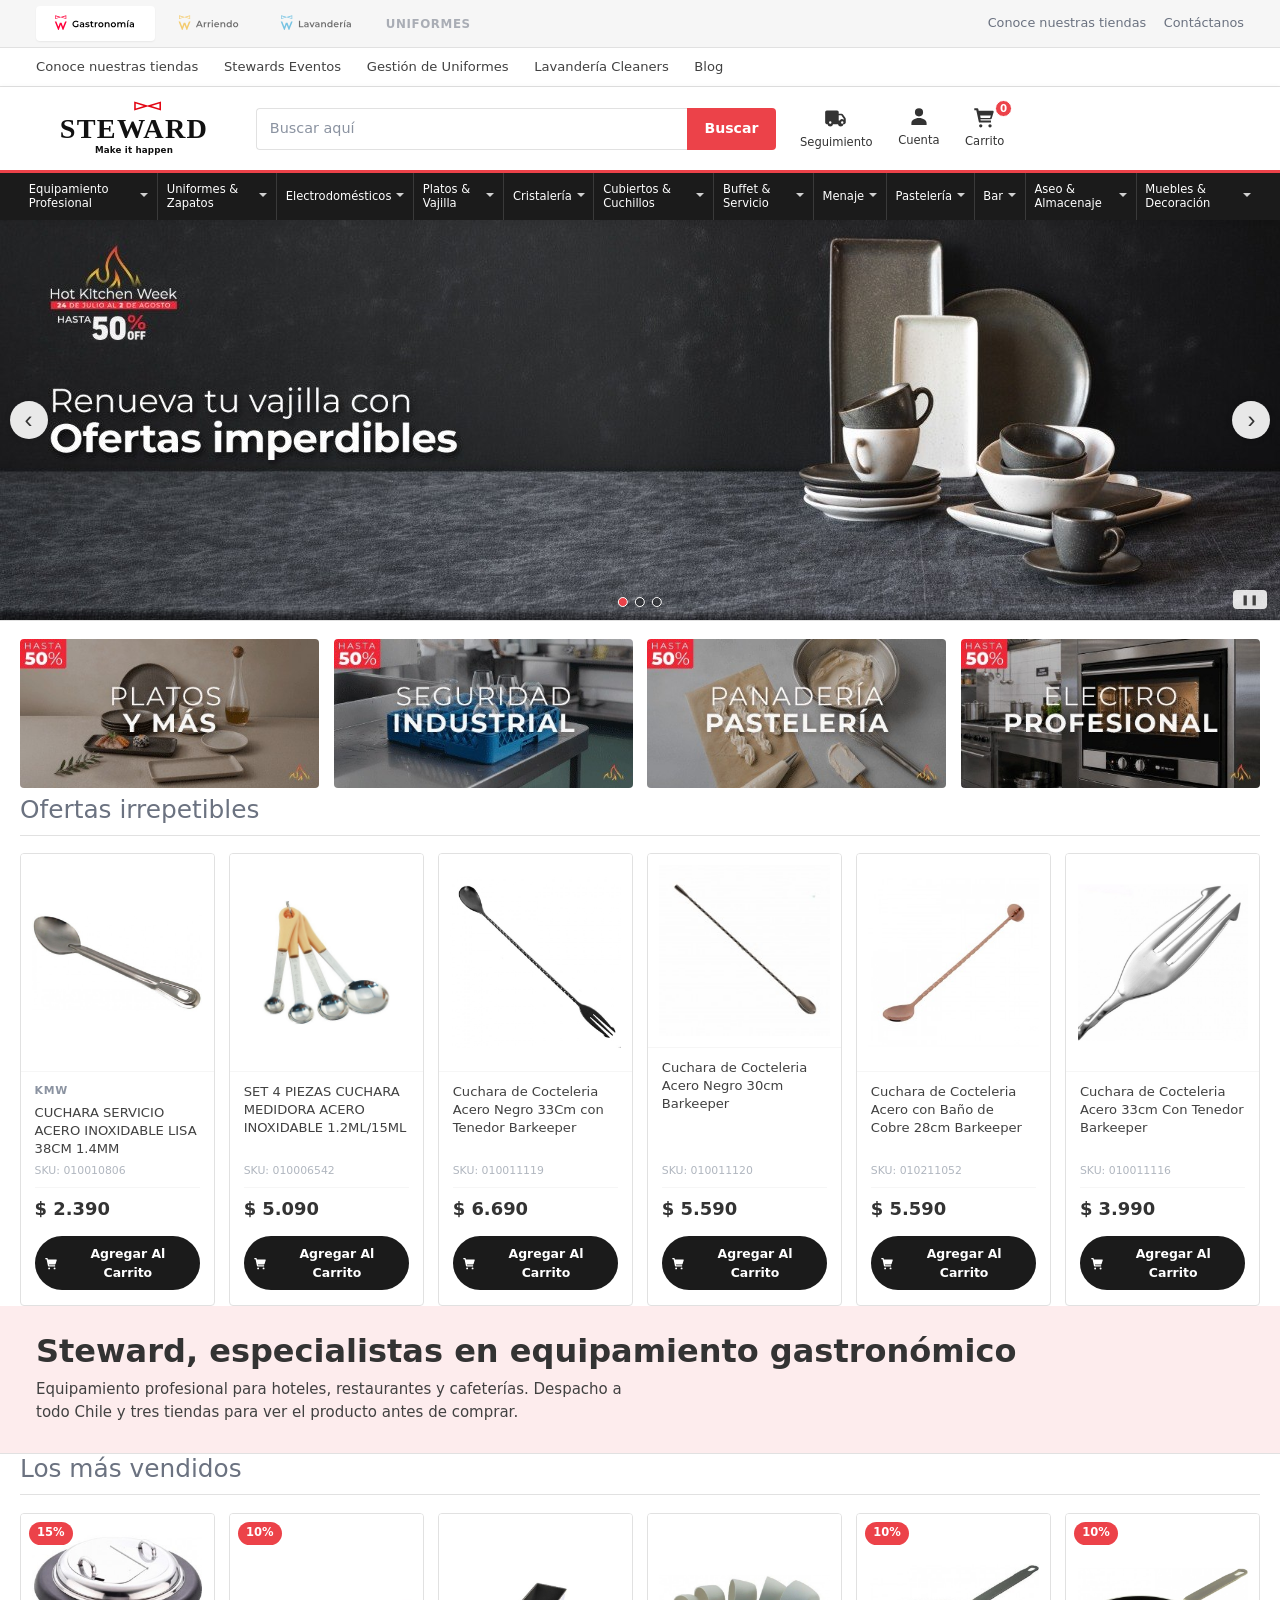
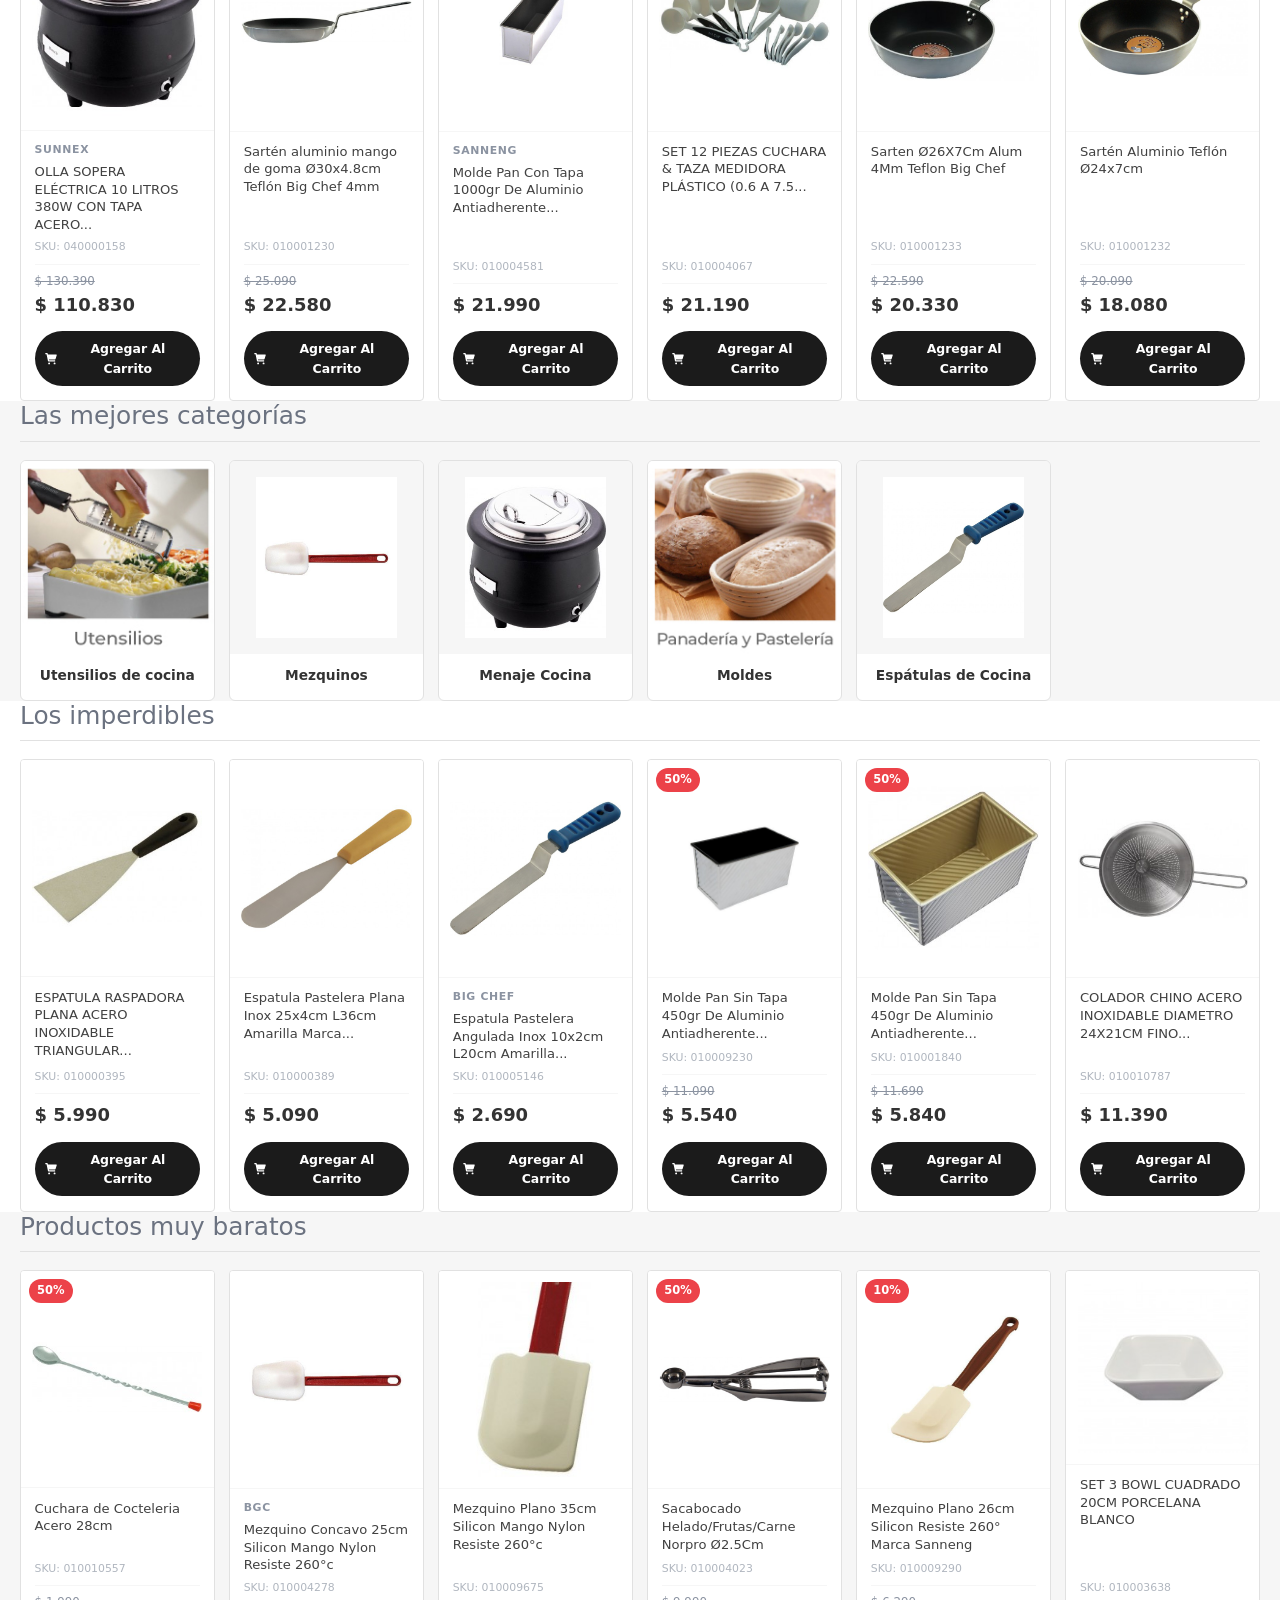
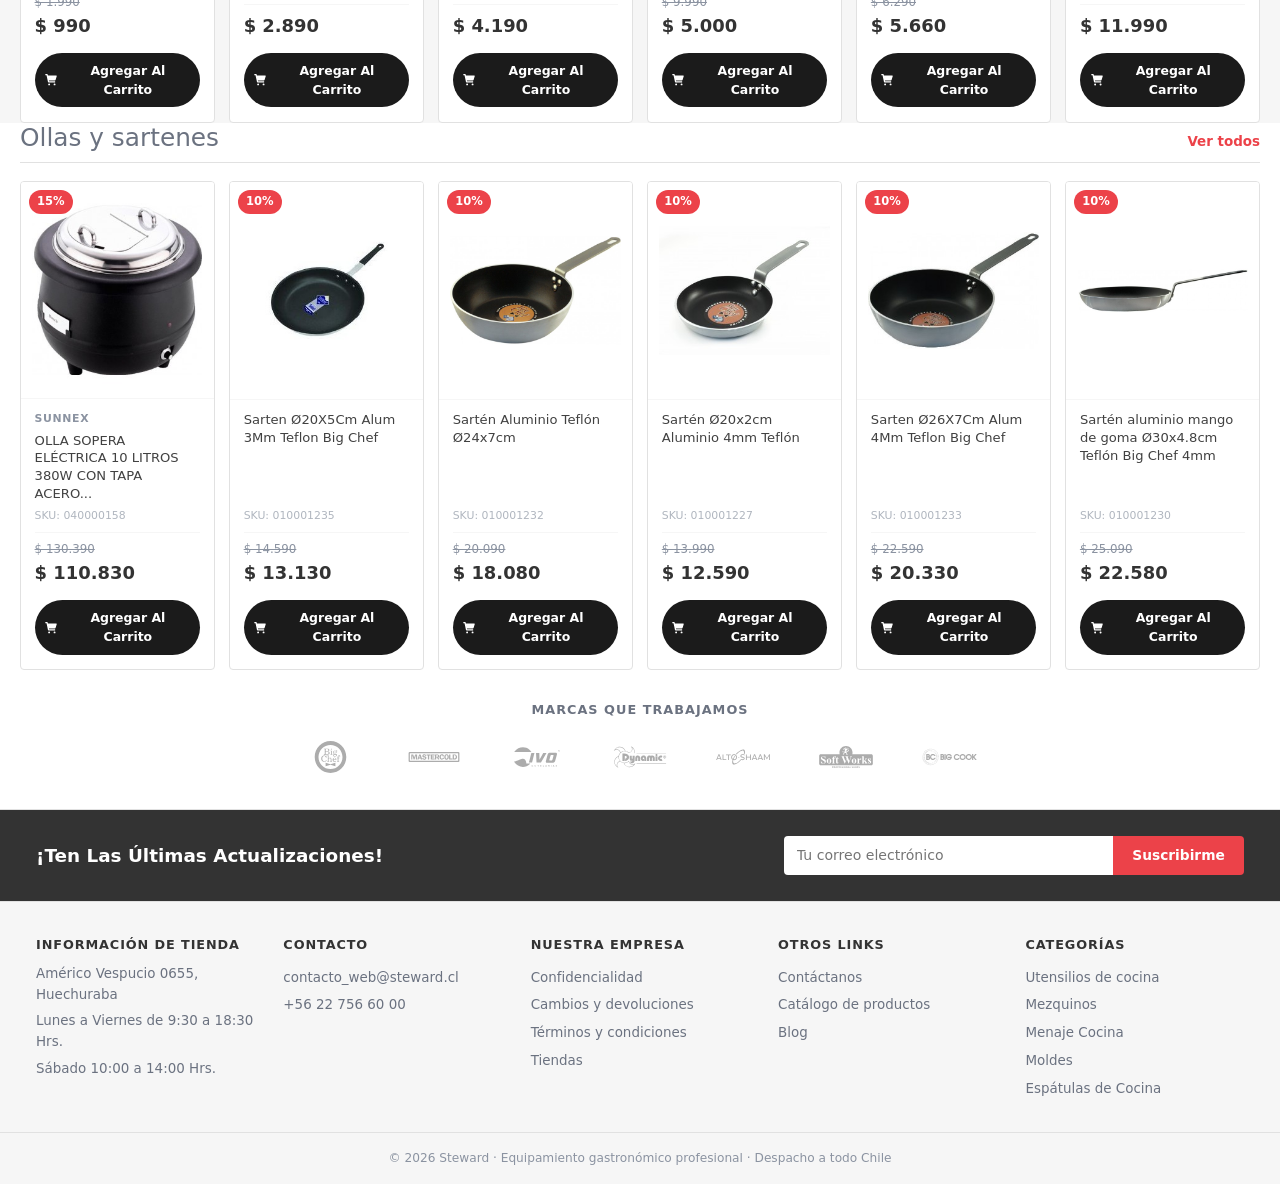
<file: index.html>
<!doctype html>
<html lang="es-CL">
<head>
<meta charset="utf-8">
<meta name="viewport" content="width=device-width, initial-scale=1">
<title>Equipamiento Gastronómico | Despacho a todo Chile | Steward</title>
<meta name="description" content="Descubre equipamiento gastronómico profesional para hoteles, restaurantes y cafeterías. Soluciones HORECA con despacho a todo Chile">
<!-- Replica de trabajo: se mantiene fuera de los buscadores para no competir con el
     sitio original por contenido duplicado. -->
<meta name="robots" content="noindex, nofollow">
<meta name="theme-color" content="#ec4249">
<meta property="og:type" content="website">
<meta property="og:site_name" content="Steward">
<meta property="og:locale" content="es_CL">
<meta property="og:title" content="Equipamiento Gastronómico | Despacho a todo Chile | Steward">
<meta property="og:description" content="Descubre equipamiento gastronómico profesional para hoteles, restaurantes y cafeterías. Soluciones HORECA con despacho a todo Chile">
<meta property="og:url" content="https://steward-demo-gopoint.onrender.com/">
<meta property="og:image" content="https://steward-demo-gopoint.onrender.com/img/og-default.jpg">
<meta name="twitter:card" content="summary_large_image">
<meta name="twitter:image" content="https://steward-demo-gopoint.onrender.com/img/og-default.jpg">
<link rel="icon" href="img/favicon.svg" type="image/svg+xml">
<link rel="stylesheet" href="assets/site.css">
<script type="application/ld+json">{"@context":"https://schema.org","@type":"Organization","@id":"https://steward-demo-gopoint.onrender.com/#organizacion","name":"Steward","url":"https://steward-demo-gopoint.onrender.com/","logo":"https://steward-demo-gopoint.onrender.com/img/logo-steward.svg","description":"Equipamiento gastronómico profesional para hoteles, restaurantes y cafeterías.","telephone":"+56227566000","email":"contacto_web@steward.cl","address":{"@type":"PostalAddress","streetAddress":"Av. Américo Vespucio 0655","addressLocality":"Huechuraba","addressRegion":"Región Metropolitana","addressCountry":"CL"},"sameAs":["https://www.facebook.com/","https://www.instagram.com/","https://www.linkedin.com/"],"contactPoint":[{"@type":"ContactPoint","telephone":"+56227566000","contactType":"ventas","areaServed":"CL","availableLanguage":"Spanish"}]}</script>
<script type="application/ld+json">{"@context":"https://schema.org","@type":"WebSite","@id":"https://steward-demo-gopoint.onrender.com/#sitio","url":"https://steward-demo-gopoint.onrender.com/","name":"Steward","inLanguage":"es-CL","publisher":{"@id":"https://steward-demo-gopoint.onrender.com/#organizacion"}}</script>
</head>
<body class="p-home">
<a class="saltar" href="#contenido">Saltar al contenido</a>
<div class="lineas">
  <div class="lineas__in">
    <ul class="lineas__ls"><li><a href=""><img src="img/cms/steward_gastronomia.svg" alt="Steward Gastronomía" width="120" height="30"></a></li><li><a href="https://arriendo.steward.cl/" rel="noopener"><img src="img/cms/steward_arriendo.svg" alt="Steward Arriendo" width="120" height="30"></a></li><li><a href="https://lavanderia.steward.cl/" rel="noopener"><img src="img/cms/steward-lavanderia.svg" alt="Steward Lavandería" width="120" height="30"></a></li><li><a href="https://uniformes.steward.cl/" rel="noopener"><span class="linea-txt">Uniformes</span></a></li></ul>
    <ul class="lineas__ac">
      <li><a href="tiendas/">Conoce nuestras tiendas</a></li>
      <li><a href="tiendas/">Contáctanos</a></li>
    </ul>
  </div>
</div>
<div class="barra2">
  <div class="barra2__in"><ul><li><a href="">Conoce nuestras tiendas</a></li><li><a href="">Stewards Eventos</a></li><li><a href="">Gestión de Uniformes</a></li><li><a href="">Lavandería Cleaners</a></li><li><a href="">Blog</a></li></ul></div>
</div>
<header class="cab">
  <div class="cab__in">
    <a class="cab__logo" href="" aria-label="Steward, inicio">
      <img src="img/logo-steward.svg" alt="Steward — Make it happen"
           width="196" height="58">
    </a>
    <form class="busca" action="" role="search">
      <label class="vh" for="q">Buscar en el catálogo</label>
      <input id="q" name="s" type="search" placeholder="Buscar aquí">
      <button type="submit">Buscar</button>
    </form>
    <ul class="cab__ac">
      <li><a href=""><svg viewBox="0 0 24 24" width="26" height="26" aria-hidden="true"><path fill="currentColor" d="M2 6.5A1.5 1.5 0 0 1 3.5 5H13a1.5 1.5 0 0 1 1.5 1.5V8h2.7c.5 0 .96.25 1.24.66l2.3 3.4c.17.25.26.55.26.86v3.33c0 .8-.65 1.45-1.45 1.45h-.63a2.6 2.6 0 0 1-5.09 0H9.26a2.6 2.6 0 0 1-5.09 0H3.45C2.65 17.7 2 17.05 2 16.25V6.5Zm12.5 3v4.7h1.02a2.6 2.6 0 0 1 3.63-.5V12.6L16.9 9.5h-2.4ZM6.7 15.1a1.1 1.1 0 1 0 0 2.2 1.1 1.1 0 0 0 0-2.2Zm11.05 0a1.1 1.1 0 1 0 0 2.2 1.1 1.1 0 0 0 0-2.2Z"/></svg><span>Seguimiento</span></a></li>
      <li><a href=""><svg viewBox="0 0 24 24" width="24" height="24" aria-hidden="true"><path fill="currentColor" d="M12 3.2a4.1 4.1 0 1 1 0 8.2 4.1 4.1 0 0 1 0-8.2Zm0 9.9c4.2 0 7.6 2.3 7.6 5.1V20H4.4v-1.8c0-2.8 3.4-5.1 7.6-5.1Z"/></svg><span>Cuenta</span></a></li>
      <li><a class="cab__carro" href=""><svg viewBox="0 0 24 24" width="25" height="25" aria-hidden="true"><path fill="currentColor" d="M2.2 3.2h2.9c.5 0 .93.35 1.03.84l.28 1.36h13.4c.7 0 1.2.66 1 1.33l-1.9 6.2c-.14.45-.55.76-1.02.76H8.06l.26 1.26h9.9v1.9H7.55c-.5 0-.93-.35-1.03-.84L4.13 5.1H2.2V3.2Zm5.6 6.9.5 2.4h9.06l.74-2.4H7.8Zm.6 8.3a1.6 1.6 0 1 1 0 3.2 1.6 1.6 0 0 1 0-3.2Zm8.9 0a1.6 1.6 0 1 1 0 3.2 1.6 1.6 0 0 1 0-3.2Z"/></svg><b class="cnt">0</b>
        <span>Carrito</span></a></li>
    </ul>
  </div>
  <nav class="mega" aria-label="Categorías">
    <div class="mega__in"><ul><li><a href="">Equipamiento Profesional</a></li><li><a href="">Uniformes&nbsp;&amp; Zapatos</a></li><li><a href="">Electrodomésticos</a></li><li><a href="">Platos&nbsp;&amp; Vajilla</a></li><li><a href="">Cristalería</a></li><li><a href="">Cubiertos&nbsp;&amp; Cuchillos</a></li><li><a href="">Buffet&nbsp;&amp; Servicio</a></li><li><a href="menaje-cocina/" class="act">Menaje</a></li><li><a href="moldes/" class="act">Pastelería</a></li><li><a href="">Bar</a></li><li><a href="">Aseo&nbsp;&amp; Almacenaje</a></li><li><a href="">Muebles&nbsp;&amp; Decoración</a></li></ul></div>
  </nav>
</header>
<main id="contenido">
<section class="hero" aria-roledescription="carrusel"
         aria-label="Destacados de Steward">
  <div class="hero__in">
    <ul class="slides"><li class="slide es-act" id="slide-0" role="group"
        aria-roledescription="diapositiva" aria-label="1 de 3"
        >
      <!-- los slides ocultos van sin lazy: si no, la imagen se descarga recien al
           mostrarse y el primer pase del carrusel parpadea -->
      <a href="menaje-cocina/">
        <img src="img/cms/slide-1-vajilla.jpg" alt="Hot Kitchen Week, hasta 50% off: renueva tu vajilla con ofertas imperdibles" width="1280" height="400"
             fetchpriority="high" decoding="async">
      </a>
    </li><li class="slide" id="slide-1" role="group"
        aria-roledescription="diapositiva" aria-label="2 de 3"
        aria-hidden="true">
      <!-- los slides ocultos van sin lazy: si no, la imagen se descarga recien al
           mostrarse y el primer pase del carrusel parpadea -->
      <a href="utensilios-de-cocina/">
        <img src="img/cms/slide-2-hot-kitchen-week.jpg" alt="Hot Kitchen Week, del 24 de julio al 2 de agosto: hasta 50% off" width="1280" height="400"
              decoding="async">
      </a>
    </li><li class="slide" id="slide-2" role="group"
        aria-roledescription="diapositiva" aria-label="3 de 3"
        aria-hidden="true">
      <!-- los slides ocultos van sin lazy: si no, la imagen se descarga recien al
           mostrarse y el primer pase del carrusel parpadea -->
      <a href="menaje-cocina/">
        <img src="img/cms/slide-3-cristaleria.jpg" alt="Hot Kitchen Week, hasta 50% off: cristalería profesional para cada servicio" width="1280" height="400"
              decoding="async">
      </a>
    </li></ul>
    <button class="hero__nav hero__nav--ant" type="button" data-mover="-1"
            aria-label="Anterior">‹</button>
    <button class="hero__nav hero__nav--sig" type="button" data-mover="1"
            aria-label="Siguiente">›</button>
    <div class="hero__pts" role="tablist" aria-label="Diapositivas"><button type="button" data-ir="0" aria-label="Ir a la diapositiva 1" aria-current="true"></button><button type="button" data-ir="1" aria-label="Ir a la diapositiva 2"></button><button type="button" data-ir="2" aria-label="Ir a la diapositiva 3"></button></div>
    <button class="hero__pausa" type="button" data-pausa aria-pressed="false"
            aria-label="Pausar el carrusel">❚❚</button>
  </div>
</section>

<section class="cards" aria-label="Categorías en oferta">
  <div class="cards__in"><a class="card" href="menaje-cocina/">
      <img src="img/cms/card-1-platos.jpg" alt="Hasta 50% de descuento en platos y más" width="400" height="200"
           loading="lazy" decoding="async">
    </a><a class="card" href="utensilios-de-cocina/">
      <img src="img/cms/card-2-seguridad.jpg" alt="Hasta 50% de descuento en seguridad industrial" width="400" height="200"
           loading="lazy" decoding="async">
    </a><a class="card" href="moldes/">
      <img src="img/cms/card-3-panaderia.jpg" alt="Hasta 50% de descuento en panadería y pastelería" width="400" height="200"
           loading="lazy" decoding="async">
    </a><a class="card" href="menaje-cocina/">
      <img src="img/cms/card-4-electro.jpg" alt="Hasta 50% de descuento en electro profesional" width="400" height="200"
           loading="lazy" decoding="async">
    </a></div>
</section>

<section class="bloque">
  <div class="bloque__in">
    <div class="bloque__cab"><h2>Ofertas irrepetibles</h2></div>
    <div class="carr"><article class="prod">
  <a class="prod__link" href="producto/cuchara-servicio-acero-inoxidable-lisa-38cm-1-4mm-1516/">
    <div class="prod__foto">
      
      <img src="img/utensilios-de-cocina-cuchara-servicio-inox-38cm-kmw.jpg" alt="CUCHARA SERVICIO ACERO INOXIDABLE LISA 38CM 1.4MM"
           width="300" height="300" loading="lazy" decoding="async">
    </div>
    <div class="prod__cuerpo">
      <p class="prod__marca">Kmw</p>
      <h3 class="prod__nombre">CUCHARA SERVICIO ACERO INOXIDABLE LISA 38CM 1.4MM</h3>
      <p class="prod__sku">SKU: 010010806</p>
      <p class="prod__precios"><span class="prod__precio">$ 2.390</span></p>
    </div>
  </a>
  <button class="prod__btn" type="button" data-demo><svg viewBox="0 0 24 24" width="15" height="15" aria-hidden="true"><path fill="currentColor" d="M2.2 3.2h2.9c.5 0 .93.35 1.03.84l.28 1.36h13.4c.7 0 1.2.66 1 1.33l-1.9 6.2c-.14.45-.55.76-1.02.76H8.06l.26 1.26h9.9v1.9H7.55c-.5 0-.93-.35-1.03-.84L4.13 5.1H2.2V3.2Zm6.2 15.2a1.6 1.6 0 1 1 0 3.2 1.6 1.6 0 0 1 0-3.2Zm8.9 0a1.6 1.6 0 1 1 0 3.2 1.6 1.6 0 0 1 0-3.2Z"/></svg> Agregar Al Carrito</button>
</article><article class="prod">
  <a class="prod__link" href="producto/set-4-piezas-cuchara-medidora-acero-inoxidable-1-2ml-15ml-840/">
    <div class="prod__foto">
      
      <img src="img/utensilios-de-cocina-cuchara-medidora-inox-12ml15ml-sanneng.jpg" alt="SET 4 PIEZAS CUCHARA MEDIDORA ACERO INOXIDABLE 1.2ML/15ML"
           width="300" height="300" loading="lazy" decoding="async">
    </div>
    <div class="prod__cuerpo">
      
      <h3 class="prod__nombre">SET 4 PIEZAS CUCHARA MEDIDORA ACERO INOXIDABLE 1.2ML/15ML</h3>
      <p class="prod__sku">SKU: 010006542</p>
      <p class="prod__precios"><span class="prod__precio">$ 5.090</span></p>
    </div>
  </a>
  <button class="prod__btn" type="button" data-demo><svg viewBox="0 0 24 24" width="15" height="15" aria-hidden="true"><path fill="currentColor" d="M2.2 3.2h2.9c.5 0 .93.35 1.03.84l.28 1.36h13.4c.7 0 1.2.66 1 1.33l-1.9 6.2c-.14.45-.55.76-1.02.76H8.06l.26 1.26h9.9v1.9H7.55c-.5 0-.93-.35-1.03-.84L4.13 5.1H2.2V3.2Zm6.2 15.2a1.6 1.6 0 1 1 0 3.2 1.6 1.6 0 0 1 0-3.2Zm8.9 0a1.6 1.6 0 1 1 0 3.2 1.6 1.6 0 0 1 0-3.2Z"/></svg> Agregar Al Carrito</button>
</article><article class="prod">
  <a class="prod__link" href="producto/cuchara-de-cocteleria-acero-negro-33cm-con-tenedor-barkeeper-1622/">
    <div class="prod__foto">
      
      <img src="img/utensilios-de-cocina-cuchara-bar-metal-negro-33cm-ctenedor-.jpg" alt="Cuchara de Cocteleria Acero Negro 33Cm con Tenedor Barkeeper"
           width="300" height="300" loading="lazy" decoding="async">
    </div>
    <div class="prod__cuerpo">
      
      <h3 class="prod__nombre">Cuchara de Cocteleria Acero Negro 33Cm con Tenedor Barkeeper</h3>
      <p class="prod__sku">SKU: 010011119</p>
      <p class="prod__precios"><span class="prod__precio">$ 6.690</span></p>
    </div>
  </a>
  <button class="prod__btn" type="button" data-demo><svg viewBox="0 0 24 24" width="15" height="15" aria-hidden="true"><path fill="currentColor" d="M2.2 3.2h2.9c.5 0 .93.35 1.03.84l.28 1.36h13.4c.7 0 1.2.66 1 1.33l-1.9 6.2c-.14.45-.55.76-1.02.76H8.06l.26 1.26h9.9v1.9H7.55c-.5 0-.93-.35-1.03-.84L4.13 5.1H2.2V3.2Zm6.2 15.2a1.6 1.6 0 1 1 0 3.2 1.6 1.6 0 0 1 0-3.2Zm8.9 0a1.6 1.6 0 1 1 0 3.2 1.6 1.6 0 0 1 0-3.2Z"/></svg> Agregar Al Carrito</button>
</article><article class="prod">
  <a class="prod__link" href="producto/cuchara-de-cocteleria-acero-negro-30cm-barkeeper-1623/">
    <div class="prod__foto">
      
      <img src="img/utensilios-de-cocina-cuchara-bar-metal-negro-30cm-barkeeper.jpg" alt="Cuchara de Cocteleria Acero Negro 30cm Barkeeper"
           width="300" height="300" loading="lazy" decoding="async">
    </div>
    <div class="prod__cuerpo">
      
      <h3 class="prod__nombre">Cuchara de Cocteleria Acero Negro 30cm Barkeeper</h3>
      <p class="prod__sku">SKU: 010011120</p>
      <p class="prod__precios"><span class="prod__precio">$ 5.590</span></p>
    </div>
  </a>
  <button class="prod__btn" type="button" data-demo><svg viewBox="0 0 24 24" width="15" height="15" aria-hidden="true"><path fill="currentColor" d="M2.2 3.2h2.9c.5 0 .93.35 1.03.84l.28 1.36h13.4c.7 0 1.2.66 1 1.33l-1.9 6.2c-.14.45-.55.76-1.02.76H8.06l.26 1.26h9.9v1.9H7.55c-.5 0-.93-.35-1.03-.84L4.13 5.1H2.2V3.2Zm6.2 15.2a1.6 1.6 0 1 1 0 3.2 1.6 1.6 0 0 1 0-3.2Zm8.9 0a1.6 1.6 0 1 1 0 3.2 1.6 1.6 0 0 1 0-3.2Z"/></svg> Agregar Al Carrito</button>
</article><article class="prod">
  <a class="prod__link" href="producto/cuchara-de-cocteleria-acero-con-ba-o-de-cobre-28cm-barkeeper-1771/">
    <div class="prod__foto">
      
      <img src="img/utensilios-de-cocina-cuchara-bar-inox-bao-cobre-28cm-punta-.jpg" alt="Cuchara de Cocteleria Acero con Baño de Cobre 28cm Barkeeper"
           width="300" height="300" loading="lazy" decoding="async">
    </div>
    <div class="prod__cuerpo">
      
      <h3 class="prod__nombre">Cuchara de Cocteleria Acero con Baño de Cobre 28cm Barkeeper</h3>
      <p class="prod__sku">SKU: 010211052</p>
      <p class="prod__precios"><span class="prod__precio">$ 5.590</span></p>
    </div>
  </a>
  <button class="prod__btn" type="button" data-demo><svg viewBox="0 0 24 24" width="15" height="15" aria-hidden="true"><path fill="currentColor" d="M2.2 3.2h2.9c.5 0 .93.35 1.03.84l.28 1.36h13.4c.7 0 1.2.66 1 1.33l-1.9 6.2c-.14.45-.55.76-1.02.76H8.06l.26 1.26h9.9v1.9H7.55c-.5 0-.93-.35-1.03-.84L4.13 5.1H2.2V3.2Zm6.2 15.2a1.6 1.6 0 1 1 0 3.2 1.6 1.6 0 0 1 0-3.2Zm8.9 0a1.6 1.6 0 1 1 0 3.2 1.6 1.6 0 0 1 0-3.2Z"/></svg> Agregar Al Carrito</button>
</article><article class="prod">
  <a class="prod__link" href="producto/cuchara-de-cocteleria-acero-33cm-con-tenedor-barkeeper-1619/">
    <div class="prod__foto">
      
      <img src="img/utensilios-de-cocina-cuchara-bar-inox-33cm-ctenedor-barkeep.jpg" alt="Cuchara de Cocteleria Acero 33cm Con Tenedor Barkeeper"
           width="300" height="300" loading="lazy" decoding="async">
    </div>
    <div class="prod__cuerpo">
      
      <h3 class="prod__nombre">Cuchara de Cocteleria Acero 33cm Con Tenedor Barkeeper</h3>
      <p class="prod__sku">SKU: 010011116</p>
      <p class="prod__precios"><span class="prod__precio">$ 3.990</span></p>
    </div>
  </a>
  <button class="prod__btn" type="button" data-demo><svg viewBox="0 0 24 24" width="15" height="15" aria-hidden="true"><path fill="currentColor" d="M2.2 3.2h2.9c.5 0 .93.35 1.03.84l.28 1.36h13.4c.7 0 1.2.66 1 1.33l-1.9 6.2c-.14.45-.55.76-1.02.76H8.06l.26 1.26h9.9v1.9H7.55c-.5 0-.93-.35-1.03-.84L4.13 5.1H2.2V3.2Zm6.2 15.2a1.6 1.6 0 1 1 0 3.2 1.6 1.6 0 0 1 0-3.2Zm8.9 0a1.6 1.6 0 1 1 0 3.2 1.6 1.6 0 0 1 0-3.2Z"/></svg> Agregar Al Carrito</button>
</article></div>
  </div>
</section>

<section class="titular">
  <div class="titular__in">
    <h1>Steward, especialistas en equipamiento gastronómico</h1>
    <p>Equipamiento profesional para hoteles, restaurantes y cafeterías.
       Despacho a todo Chile y tres tiendas para ver el producto antes de comprar.</p>
  </div>
</section>

<section class="bloque">
  <div class="bloque__in">
    <div class="bloque__cab"><h2>Los más vendidos</h2></div>
    <div class="carr"><article class="prod">
  <a class="prod__link" href="producto/olla-sopera-el-ctrica-10-litros-380w-con-tapa-acero-3385/">
    <div class="prod__foto">
      <span class="prod__dto">15%</span>
      <img src="img/menaje-cocina-olla-sopera-sunnex-82328-10l-elect-450.jpg" alt="OLLA SOPERA ELÉCTRICA 10 LITROS 380W CON TAPA ACERO..."
           width="300" height="300" loading="lazy" decoding="async">
    </div>
    <div class="prod__cuerpo">
      <p class="prod__marca">Sunnex</p>
      <h3 class="prod__nombre">OLLA SOPERA ELÉCTRICA 10 LITROS 380W CON TAPA ACERO...</h3>
      <p class="prod__sku">SKU: 040000158</p>
      <p class="prod__precios"><span class="prod__antes">$ 130.390</span><span class="prod__precio">$ 110.830</span></p>
    </div>
  </a>
  <button class="prod__btn" type="button" data-demo><svg viewBox="0 0 24 24" width="15" height="15" aria-hidden="true"><path fill="currentColor" d="M2.2 3.2h2.9c.5 0 .93.35 1.03.84l.28 1.36h13.4c.7 0 1.2.66 1 1.33l-1.9 6.2c-.14.45-.55.76-1.02.76H8.06l.26 1.26h9.9v1.9H7.55c-.5 0-.93-.35-1.03-.84L4.13 5.1H2.2V3.2Zm6.2 15.2a1.6 1.6 0 1 1 0 3.2 1.6 1.6 0 0 1 0-3.2Zm8.9 0a1.6 1.6 0 1 1 0 3.2 1.6 1.6 0 0 1 0-3.2Z"/></svg> Agregar Al Carrito</button>
</article><article class="prod">
  <a class="prod__link" href="producto/sart-n-aluminio-mango-de-goma-30x4-8cm-tefl-n-big-chef-4mm-204/">
    <div class="prod__foto">
      <span class="prod__dto">10%</span>
      <img src="img/menaje-cocina-sarten-30x48cm-alum-4mm-teflon-big-che.jpg" alt="Sartén aluminio mango de goma Ø30x4.8cm Teflón Big Chef 4mm"
           width="300" height="300" loading="lazy" decoding="async">
    </div>
    <div class="prod__cuerpo">
      
      <h3 class="prod__nombre">Sartén aluminio mango de goma Ø30x4.8cm Teflón Big Chef 4mm</h3>
      <p class="prod__sku">SKU: 010001230</p>
      <p class="prod__precios"><span class="prod__antes">$ 25.090</span><span class="prod__precio">$ 22.580</span></p>
    </div>
  </a>
  <button class="prod__btn" type="button" data-demo><svg viewBox="0 0 24 24" width="15" height="15" aria-hidden="true"><path fill="currentColor" d="M2.2 3.2h2.9c.5 0 .93.35 1.03.84l.28 1.36h13.4c.7 0 1.2.66 1 1.33l-1.9 6.2c-.14.45-.55.76-1.02.76H8.06l.26 1.26h9.9v1.9H7.55c-.5 0-.93-.35-1.03-.84L4.13 5.1H2.2V3.2Zm6.2 15.2a1.6 1.6 0 1 1 0 3.2 1.6 1.6 0 0 1 0-3.2Zm8.9 0a1.6 1.6 0 1 1 0 3.2 1.6 1.6 0 0 1 0-3.2Z"/></svg> Agregar Al Carrito</button>
</article><article class="prod">
  <a class="prod__link" href="producto/molde-pan-con-tapa-1000gr-de-aluminio-antiadherente-586/">
    <div class="prod__foto">
      
      <img src="img/moldes-molde-pan-aluminio-con-teflon-327x12x1.jpg" alt="Molde Pan Con Tapa 1000gr De Aluminio Antiadherente..."
           width="300" height="300" loading="lazy" decoding="async">
    </div>
    <div class="prod__cuerpo">
      <p class="prod__marca">Sanneng</p>
      <h3 class="prod__nombre">Molde Pan Con Tapa 1000gr De Aluminio Antiadherente...</h3>
      <p class="prod__sku">SKU: 010004581</p>
      <p class="prod__precios"><span class="prod__precio">$ 21.990</span></p>
    </div>
  </a>
  <button class="prod__btn" type="button" data-demo><svg viewBox="0 0 24 24" width="15" height="15" aria-hidden="true"><path fill="currentColor" d="M2.2 3.2h2.9c.5 0 .93.35 1.03.84l.28 1.36h13.4c.7 0 1.2.66 1 1.33l-1.9 6.2c-.14.45-.55.76-1.02.76H8.06l.26 1.26h9.9v1.9H7.55c-.5 0-.93-.35-1.03-.84L4.13 5.1H2.2V3.2Zm6.2 15.2a1.6 1.6 0 1 1 0 3.2 1.6 1.6 0 0 1 0-3.2Zm8.9 0a1.6 1.6 0 1 1 0 3.2 1.6 1.6 0 0 1 0-3.2Z"/></svg> Agregar Al Carrito</button>
</article><article class="prod">
  <a class="prod__link" href="producto/set-12-piezas-cuchara-taza-medidora-pl-stico-0-6-a-7-5-524/">
    <div class="prod__foto">
      
      <img src="img/utensilios-de-cocina-cucharataza-medidora-norpro-plast-12pz.jpg" alt="SET 12 PIEZAS CUCHARA &amp; TAZA MEDIDORA PLÁSTICO (0.6 A 7.5..."
           width="300" height="300" loading="lazy" decoding="async">
    </div>
    <div class="prod__cuerpo">
      
      <h3 class="prod__nombre">SET 12 PIEZAS CUCHARA &amp; TAZA MEDIDORA PLÁSTICO (0.6 A 7.5...</h3>
      <p class="prod__sku">SKU: 010004067</p>
      <p class="prod__precios"><span class="prod__precio">$ 21.190</span></p>
    </div>
  </a>
  <button class="prod__btn" type="button" data-demo><svg viewBox="0 0 24 24" width="15" height="15" aria-hidden="true"><path fill="currentColor" d="M2.2 3.2h2.9c.5 0 .93.35 1.03.84l.28 1.36h13.4c.7 0 1.2.66 1 1.33l-1.9 6.2c-.14.45-.55.76-1.02.76H8.06l.26 1.26h9.9v1.9H7.55c-.5 0-.93-.35-1.03-.84L4.13 5.1H2.2V3.2Zm6.2 15.2a1.6 1.6 0 1 1 0 3.2 1.6 1.6 0 0 1 0-3.2Zm8.9 0a1.6 1.6 0 1 1 0 3.2 1.6 1.6 0 0 1 0-3.2Z"/></svg> Agregar Al Carrito</button>
</article><article class="prod">
  <a class="prod__link" href="producto/sarten-26x7cm-alum-4mm-teflon-big-chef-207/">
    <div class="prod__foto">
      <span class="prod__dto">10%</span>
      <img src="img/menaje-cocina-sarten-26x7cm-alum-4mm-teflon-big-chef.jpg" alt="Sarten Ø26X7Cm Alum 4Mm Teflon Big Chef"
           width="300" height="300" loading="lazy" decoding="async">
    </div>
    <div class="prod__cuerpo">
      
      <h3 class="prod__nombre">Sarten Ø26X7Cm Alum 4Mm Teflon Big Chef</h3>
      <p class="prod__sku">SKU: 010001233</p>
      <p class="prod__precios"><span class="prod__antes">$ 22.590</span><span class="prod__precio">$ 20.330</span></p>
    </div>
  </a>
  <button class="prod__btn" type="button" data-demo><svg viewBox="0 0 24 24" width="15" height="15" aria-hidden="true"><path fill="currentColor" d="M2.2 3.2h2.9c.5 0 .93.35 1.03.84l.28 1.36h13.4c.7 0 1.2.66 1 1.33l-1.9 6.2c-.14.45-.55.76-1.02.76H8.06l.26 1.26h9.9v1.9H7.55c-.5 0-.93-.35-1.03-.84L4.13 5.1H2.2V3.2Zm6.2 15.2a1.6 1.6 0 1 1 0 3.2 1.6 1.6 0 0 1 0-3.2Zm8.9 0a1.6 1.6 0 1 1 0 3.2 1.6 1.6 0 0 1 0-3.2Z"/></svg> Agregar Al Carrito</button>
</article><article class="prod">
  <a class="prod__link" href="producto/sart-n-aluminio-tefl-n-24x7cm-206/">
    <div class="prod__foto">
      <span class="prod__dto">10%</span>
      <img src="img/menaje-cocina-sarten-24x7cm-alum-4mm-teflon-big-chef.jpg" alt="Sartén Aluminio Teflón Ø24x7cm"
           width="300" height="300" loading="lazy" decoding="async">
    </div>
    <div class="prod__cuerpo">
      
      <h3 class="prod__nombre">Sartén Aluminio Teflón Ø24x7cm</h3>
      <p class="prod__sku">SKU: 010001232</p>
      <p class="prod__precios"><span class="prod__antes">$ 20.090</span><span class="prod__precio">$ 18.080</span></p>
    </div>
  </a>
  <button class="prod__btn" type="button" data-demo><svg viewBox="0 0 24 24" width="15" height="15" aria-hidden="true"><path fill="currentColor" d="M2.2 3.2h2.9c.5 0 .93.35 1.03.84l.28 1.36h13.4c.7 0 1.2.66 1 1.33l-1.9 6.2c-.14.45-.55.76-1.02.76H8.06l.26 1.26h9.9v1.9H7.55c-.5 0-.93-.35-1.03-.84L4.13 5.1H2.2V3.2Zm6.2 15.2a1.6 1.6 0 1 1 0 3.2 1.6 1.6 0 0 1 0-3.2Zm8.9 0a1.6 1.6 0 1 1 0 3.2 1.6 1.6 0 0 1 0-3.2Z"/></svg> Agregar Al Carrito</button>
</article></div>
  </div>
</section>

<section class="bloque bloque--cats">
  <div class="bloque__in">
    <div class="bloque__cab"><h2>Las mejores categorías</h2></div>
    <div class="catbtns"><a class="catbtn catbtn--foto" href="utensilios-de-cocina/">
      <img src="img/cms/banner-CAT_Utensilios-.jpg" alt=""
           width="260" height="260" loading="lazy" decoding="async">
      <span>Utensilios de cocina</span>
    </a><a class="catbtn" href="mezquinos/">
      <img src="img/mezquinos-mezquino-concavo-25cm-silicon-resiste-.jpg" alt=""
           width="260" height="260" loading="lazy" decoding="async">
      <span>Mezquinos</span>
    </a><a class="catbtn" href="menaje-cocina/">
      <img src="img/menaje-cocina-olla-sopera-sunnex-82328-10l-elect-450.jpg" alt=""
           width="260" height="260" loading="lazy" decoding="async">
      <span>Menaje Cocina</span>
    </a><a class="catbtn catbtn--foto" href="moldes/">
      <img src="img/cms/banner-CAT_Panaderia-.jpg" alt=""
           width="260" height="260" loading="lazy" decoding="async">
      <span>Moldes</span>
    </a><a class="catbtn" href="espatulas-de-cocina/">
      <img src="img/espatulas-de-cocina-espatula-pastelera-10cm-inox-azul-angu.jpg" alt=""
           width="260" height="260" loading="lazy" decoding="async">
      <span>Espátulas de Cocina</span>
    </a></div>
  </div>
</section>

<section class="bloque">
  <div class="bloque__in">
    <div class="bloque__cab"><h2>Los imperdibles</h2></div>
    <div class="carr"><article class="prod">
  <a class="prod__link" href="producto/espatula-raspadora-plana-acero-inoxidable-triangular-50/">
    <div class="prod__foto">
      
      <img src="img/espatulas-de-cocina-espatula-raspadora-10cm-inox-triang-bi.jpg" alt="ESPATULA RASPADORA PLANA ACERO INOXIDABLE TRIANGULAR..."
           width="300" height="300" loading="lazy" decoding="async">
    </div>
    <div class="prod__cuerpo">
      
      <h3 class="prod__nombre">ESPATULA RASPADORA PLANA ACERO INOXIDABLE TRIANGULAR...</h3>
      <p class="prod__sku">SKU: 010000395</p>
      <p class="prod__precios"><span class="prod__precio">$ 5.990</span></p>
    </div>
  </a>
  <button class="prod__btn" type="button" data-demo><svg viewBox="0 0 24 24" width="15" height="15" aria-hidden="true"><path fill="currentColor" d="M2.2 3.2h2.9c.5 0 .93.35 1.03.84l.28 1.36h13.4c.7 0 1.2.66 1 1.33l-1.9 6.2c-.14.45-.55.76-1.02.76H8.06l.26 1.26h9.9v1.9H7.55c-.5 0-.93-.35-1.03-.84L4.13 5.1H2.2V3.2Zm6.2 15.2a1.6 1.6 0 1 1 0 3.2 1.6 1.6 0 0 1 0-3.2Zm8.9 0a1.6 1.6 0 1 1 0 3.2 1.6 1.6 0 0 1 0-3.2Z"/></svg> Agregar Al Carrito</button>
</article><article class="prod">
  <a class="prod__link" href="producto/espatula-pastelera-plana-inox-25x4cm-l36cm-amarilla-marca-45/">
    <div class="prod__foto">
      
      <img src="img/espatulas-de-cocina-espatula-pastelera-25cm-inox-plana-big.jpg" alt="Espatula Pastelera Plana Inox 25x4cm L36cm Amarilla Marca..."
           width="300" height="300" loading="lazy" decoding="async">
    </div>
    <div class="prod__cuerpo">
      
      <h3 class="prod__nombre">Espatula Pastelera Plana Inox 25x4cm L36cm Amarilla Marca...</h3>
      <p class="prod__sku">SKU: 010000389</p>
      <p class="prod__precios"><span class="prod__precio">$ 5.090</span></p>
    </div>
  </a>
  <button class="prod__btn" type="button" data-demo><svg viewBox="0 0 24 24" width="15" height="15" aria-hidden="true"><path fill="currentColor" d="M2.2 3.2h2.9c.5 0 .93.35 1.03.84l.28 1.36h13.4c.7 0 1.2.66 1 1.33l-1.9 6.2c-.14.45-.55.76-1.02.76H8.06l.26 1.26h9.9v1.9H7.55c-.5 0-.93-.35-1.03-.84L4.13 5.1H2.2V3.2Zm6.2 15.2a1.6 1.6 0 1 1 0 3.2 1.6 1.6 0 0 1 0-3.2Zm8.9 0a1.6 1.6 0 1 1 0 3.2 1.6 1.6 0 0 1 0-3.2Z"/></svg> Agregar Al Carrito</button>
</article><article class="prod">
  <a class="prod__link" href="producto/espatula-pastelera-angulada-inox-10x2cm-l20cm-amarilla-628/">
    <div class="prod__foto">
      
      <img src="img/espatulas-de-cocina-espatula-pastelera-10cm-inox-azul-angu.jpg" alt="Espatula Pastelera Angulada Inox 10x2cm L20cm Amarilla..."
           width="300" height="300" loading="lazy" decoding="async">
    </div>
    <div class="prod__cuerpo">
      <p class="prod__marca">Big Chef</p>
      <h3 class="prod__nombre">Espatula Pastelera Angulada Inox 10x2cm L20cm Amarilla...</h3>
      <p class="prod__sku">SKU: 010005146</p>
      <p class="prod__precios"><span class="prod__precio">$ 2.690</span></p>
    </div>
  </a>
  <button class="prod__btn" type="button" data-demo><svg viewBox="0 0 24 24" width="15" height="15" aria-hidden="true"><path fill="currentColor" d="M2.2 3.2h2.9c.5 0 .93.35 1.03.84l.28 1.36h13.4c.7 0 1.2.66 1 1.33l-1.9 6.2c-.14.45-.55.76-1.02.76H8.06l.26 1.26h9.9v1.9H7.55c-.5 0-.93-.35-1.03-.84L4.13 5.1H2.2V3.2Zm6.2 15.2a1.6 1.6 0 1 1 0 3.2 1.6 1.6 0 0 1 0-3.2Zm8.9 0a1.6 1.6 0 1 1 0 3.2 1.6 1.6 0 0 1 0-3.2Z"/></svg> Agregar Al Carrito</button>
</article><article class="prod">
  <a class="prod__link" href="producto/molde-pan-sin-tapa-450gr-de-aluminio-antiadherente-1019/">
    <div class="prod__foto">
      <span class="prod__dto">50%</span>
      <img src="img/moldes-molde-pan-450gr-rect-alum-10mm-sanneng.jpg" alt="Molde Pan Sin Tapa 450gr De Aluminio Antiadherente..."
           width="300" height="300" loading="lazy" decoding="async">
    </div>
    <div class="prod__cuerpo">
      
      <h3 class="prod__nombre">Molde Pan Sin Tapa 450gr De Aluminio Antiadherente...</h3>
      <p class="prod__sku">SKU: 010009230</p>
      <p class="prod__precios"><span class="prod__antes">$ 11.090</span><span class="prod__precio">$ 5.540</span></p>
    </div>
  </a>
  <button class="prod__btn" type="button" data-demo><svg viewBox="0 0 24 24" width="15" height="15" aria-hidden="true"><path fill="currentColor" d="M2.2 3.2h2.9c.5 0 .93.35 1.03.84l.28 1.36h13.4c.7 0 1.2.66 1 1.33l-1.9 6.2c-.14.45-.55.76-1.02.76H8.06l.26 1.26h9.9v1.9H7.55c-.5 0-.93-.35-1.03-.84L4.13 5.1H2.2V3.2Zm6.2 15.2a1.6 1.6 0 1 1 0 3.2 1.6 1.6 0 0 1 0-3.2Zm8.9 0a1.6 1.6 0 1 1 0 3.2 1.6 1.6 0 0 1 0-3.2Z"/></svg> Agregar Al Carrito</button>
</article><article class="prod">
  <a class="prod__link" href="producto/molde-pan-sin-tapa-450gr-de-aluminio-antiadherente-279/">
    <div class="prod__foto">
      <span class="prod__dto">50%</span>
      <img src="img/moldes-molde-pan-alum-10mm-sanneng-196x106x11.jpg" alt="Molde Pan Sin Tapa 450gr De Aluminio Antiadherente..."
           width="300" height="300" loading="lazy" decoding="async">
    </div>
    <div class="prod__cuerpo">
      
      <h3 class="prod__nombre">Molde Pan Sin Tapa 450gr De Aluminio Antiadherente...</h3>
      <p class="prod__sku">SKU: 010001840</p>
      <p class="prod__precios"><span class="prod__antes">$ 11.690</span><span class="prod__precio">$ 5.840</span></p>
    </div>
  </a>
  <button class="prod__btn" type="button" data-demo><svg viewBox="0 0 24 24" width="15" height="15" aria-hidden="true"><path fill="currentColor" d="M2.2 3.2h2.9c.5 0 .93.35 1.03.84l.28 1.36h13.4c.7 0 1.2.66 1 1.33l-1.9 6.2c-.14.45-.55.76-1.02.76H8.06l.26 1.26h9.9v1.9H7.55c-.5 0-.93-.35-1.03-.84L4.13 5.1H2.2V3.2Zm6.2 15.2a1.6 1.6 0 1 1 0 3.2 1.6 1.6 0 0 1 0-3.2Zm8.9 0a1.6 1.6 0 1 1 0 3.2 1.6 1.6 0 0 1 0-3.2Z"/></svg> Agregar Al Carrito</button>
</article><article class="prod">
  <a class="prod__link" href="producto/colador-chino-acero-inoxidable-diametro-24x21cm-fino-1500/">
    <div class="prod__foto">
      
      <img src="img/menaje-cocina-colador-chino-inox-24cm-mango-alambre-.jpg" alt="COLADOR CHINO ACERO INOXIDABLE DIAMETRO 24X21CM FINO..."
           width="300" height="300" loading="lazy" decoding="async">
    </div>
    <div class="prod__cuerpo">
      
      <h3 class="prod__nombre">COLADOR CHINO ACERO INOXIDABLE DIAMETRO 24X21CM FINO...</h3>
      <p class="prod__sku">SKU: 010010787</p>
      <p class="prod__precios"><span class="prod__precio">$ 11.390</span></p>
    </div>
  </a>
  <button class="prod__btn" type="button" data-demo><svg viewBox="0 0 24 24" width="15" height="15" aria-hidden="true"><path fill="currentColor" d="M2.2 3.2h2.9c.5 0 .93.35 1.03.84l.28 1.36h13.4c.7 0 1.2.66 1 1.33l-1.9 6.2c-.14.45-.55.76-1.02.76H8.06l.26 1.26h9.9v1.9H7.55c-.5 0-.93-.35-1.03-.84L4.13 5.1H2.2V3.2Zm6.2 15.2a1.6 1.6 0 1 1 0 3.2 1.6 1.6 0 0 1 0-3.2Zm8.9 0a1.6 1.6 0 1 1 0 3.2 1.6 1.6 0 0 1 0-3.2Z"/></svg> Agregar Al Carrito</button>
</article></div>
  </div>
</section>
<section class="bloque">
  <div class="bloque__in">
    <div class="bloque__cab"><h2>Productos muy baratos</h2></div>
    <div class="carr"><article class="prod">
  <a class="prod__link" href="producto/cuchara-de-cocteleria-acero-28cm-1371/">
    <div class="prod__foto">
      <span class="prod__dto">50%</span>
      <img src="img/utensilios-de-cocina-cuchara-bar-inox-28cm-kmw.jpg" alt="Cuchara de Cocteleria Acero 28cm"
           width="300" height="300" loading="lazy" decoding="async">
    </div>
    <div class="prod__cuerpo">
      
      <h3 class="prod__nombre">Cuchara de Cocteleria Acero 28cm</h3>
      <p class="prod__sku">SKU: 010010557</p>
      <p class="prod__precios"><span class="prod__antes">$ 1.990</span><span class="prod__precio">$ 990</span></p>
    </div>
  </a>
  <button class="prod__btn" type="button" data-demo><svg viewBox="0 0 24 24" width="15" height="15" aria-hidden="true"><path fill="currentColor" d="M2.2 3.2h2.9c.5 0 .93.35 1.03.84l.28 1.36h13.4c.7 0 1.2.66 1 1.33l-1.9 6.2c-.14.45-.55.76-1.02.76H8.06l.26 1.26h9.9v1.9H7.55c-.5 0-.93-.35-1.03-.84L4.13 5.1H2.2V3.2Zm6.2 15.2a1.6 1.6 0 1 1 0 3.2 1.6 1.6 0 0 1 0-3.2Zm8.9 0a1.6 1.6 0 1 1 0 3.2 1.6 1.6 0 0 1 0-3.2Z"/></svg> Agregar Al Carrito</button>
</article><article class="prod">
  <a class="prod__link" href="producto/mezquino-concavo-25cm-silicon-mango-nylon-resiste-260-c-543/">
    <div class="prod__foto">
      
      <img src="img/mezquinos-mezquino-concavo-25cm-silicon-resiste-.jpg" alt="Mezquino Concavo 25cm Silicon Mango Nylon Resiste 260°c"
           width="300" height="300" loading="lazy" decoding="async">
    </div>
    <div class="prod__cuerpo">
      <p class="prod__marca">Bgc</p>
      <h3 class="prod__nombre">Mezquino Concavo 25cm Silicon Mango Nylon Resiste 260°c</h3>
      <p class="prod__sku">SKU: 010004278</p>
      <p class="prod__precios"><span class="prod__precio">$ 2.890</span></p>
    </div>
  </a>
  <button class="prod__btn" type="button" data-demo><svg viewBox="0 0 24 24" width="15" height="15" aria-hidden="true"><path fill="currentColor" d="M2.2 3.2h2.9c.5 0 .93.35 1.03.84l.28 1.36h13.4c.7 0 1.2.66 1 1.33l-1.9 6.2c-.14.45-.55.76-1.02.76H8.06l.26 1.26h9.9v1.9H7.55c-.5 0-.93-.35-1.03-.84L4.13 5.1H2.2V3.2Zm6.2 15.2a1.6 1.6 0 1 1 0 3.2 1.6 1.6 0 0 1 0-3.2Zm8.9 0a1.6 1.6 0 1 1 0 3.2 1.6 1.6 0 0 1 0-3.2Z"/></svg> Agregar Al Carrito</button>
</article><article class="prod">
  <a class="prod__link" href="producto/mezquino-plano-35cm-silicon-mango-nylon-resiste-260-c-1144/">
    <div class="prod__foto">
      
      <img src="img/mezquinos-mezquino-plano-35cm-silicon-resiste-26.jpg" alt="Mezquino Plano 35cm Silicon Mango Nylon Resiste 260°c"
           width="300" height="300" loading="lazy" decoding="async">
    </div>
    <div class="prod__cuerpo">
      
      <h3 class="prod__nombre">Mezquino Plano 35cm Silicon Mango Nylon Resiste 260°c</h3>
      <p class="prod__sku">SKU: 010009675</p>
      <p class="prod__precios"><span class="prod__precio">$ 4.190</span></p>
    </div>
  </a>
  <button class="prod__btn" type="button" data-demo><svg viewBox="0 0 24 24" width="15" height="15" aria-hidden="true"><path fill="currentColor" d="M2.2 3.2h2.9c.5 0 .93.35 1.03.84l.28 1.36h13.4c.7 0 1.2.66 1 1.33l-1.9 6.2c-.14.45-.55.76-1.02.76H8.06l.26 1.26h9.9v1.9H7.55c-.5 0-.93-.35-1.03-.84L4.13 5.1H2.2V3.2Zm6.2 15.2a1.6 1.6 0 1 1 0 3.2 1.6 1.6 0 0 1 0-3.2Zm8.9 0a1.6 1.6 0 1 1 0 3.2 1.6 1.6 0 0 1 0-3.2Z"/></svg> Agregar Al Carrito</button>
</article><article class="prod">
  <a class="prod__link" href="producto/sacabocado-helado-frutas-carne-norpro-2-5cm-509/">
    <div class="prod__foto">
      <span class="prod__dto">50%</span>
      <img src="img/mezquinos-sacabocado-heladofrutascarne-norpro-25.jpg" alt="Sacabocado Helado/Frutas/Carne Norpro Ø2.5Cm"
           width="300" height="300" loading="lazy" decoding="async">
    </div>
    <div class="prod__cuerpo">
      
      <h3 class="prod__nombre">Sacabocado Helado/Frutas/Carne Norpro Ø2.5Cm</h3>
      <p class="prod__sku">SKU: 010004023</p>
      <p class="prod__precios"><span class="prod__antes">$ 9.990</span><span class="prod__precio">$ 5.000</span></p>
    </div>
  </a>
  <button class="prod__btn" type="button" data-demo><svg viewBox="0 0 24 24" width="15" height="15" aria-hidden="true"><path fill="currentColor" d="M2.2 3.2h2.9c.5 0 .93.35 1.03.84l.28 1.36h13.4c.7 0 1.2.66 1 1.33l-1.9 6.2c-.14.45-.55.76-1.02.76H8.06l.26 1.26h9.9v1.9H7.55c-.5 0-.93-.35-1.03-.84L4.13 5.1H2.2V3.2Zm6.2 15.2a1.6 1.6 0 1 1 0 3.2 1.6 1.6 0 0 1 0-3.2Zm8.9 0a1.6 1.6 0 1 1 0 3.2 1.6 1.6 0 0 1 0-3.2Z"/></svg> Agregar Al Carrito</button>
</article><article class="prod">
  <a class="prod__link" href="producto/mezquino-plano-26cm-silicon-resiste-260-marca-sanneng-1025/">
    <div class="prod__foto">
      <span class="prod__dto">10%</span>
      <img src="img/mezquinos-mezquino-plano-26cm-silicon-resiste-26.jpg" alt="Mezquino Plano 26cm Silicon Resiste 260° Marca Sanneng"
           width="300" height="300" loading="lazy" decoding="async">
    </div>
    <div class="prod__cuerpo">
      
      <h3 class="prod__nombre">Mezquino Plano 26cm Silicon Resiste 260° Marca Sanneng</h3>
      <p class="prod__sku">SKU: 010009290</p>
      <p class="prod__precios"><span class="prod__antes">$ 6.290</span><span class="prod__precio">$ 5.660</span></p>
    </div>
  </a>
  <button class="prod__btn" type="button" data-demo><svg viewBox="0 0 24 24" width="15" height="15" aria-hidden="true"><path fill="currentColor" d="M2.2 3.2h2.9c.5 0 .93.35 1.03.84l.28 1.36h13.4c.7 0 1.2.66 1 1.33l-1.9 6.2c-.14.45-.55.76-1.02.76H8.06l.26 1.26h9.9v1.9H7.55c-.5 0-.93-.35-1.03-.84L4.13 5.1H2.2V3.2Zm6.2 15.2a1.6 1.6 0 1 1 0 3.2 1.6 1.6 0 0 1 0-3.2Zm8.9 0a1.6 1.6 0 1 1 0 3.2 1.6 1.6 0 0 1 0-3.2Z"/></svg> Agregar Al Carrito</button>
</article><article class="prod">
  <a class="prod__link" href="producto/set-3-bowl-cuadrado-20cm-porcelana-blanco-6084/">
    <div class="prod__foto">
      
      <img src="img/menaje-cocina-set-3-bowl-porcelana-prisma-20cm.jpg" alt="SET 3 BOWL CUADRADO 20CM PORCELANA BLANCO"
           width="300" height="300" loading="lazy" decoding="async">
    </div>
    <div class="prod__cuerpo">
      
      <h3 class="prod__nombre">SET 3 BOWL CUADRADO 20CM PORCELANA BLANCO</h3>
      <p class="prod__sku">SKU: 010003638</p>
      <p class="prod__precios"><span class="prod__precio">$ 11.990</span></p>
    </div>
  </a>
  <button class="prod__btn" type="button" data-demo><svg viewBox="0 0 24 24" width="15" height="15" aria-hidden="true"><path fill="currentColor" d="M2.2 3.2h2.9c.5 0 .93.35 1.03.84l.28 1.36h13.4c.7 0 1.2.66 1 1.33l-1.9 6.2c-.14.45-.55.76-1.02.76H8.06l.26 1.26h9.9v1.9H7.55c-.5 0-.93-.35-1.03-.84L4.13 5.1H2.2V3.2Zm6.2 15.2a1.6 1.6 0 1 1 0 3.2 1.6 1.6 0 0 1 0-3.2Zm8.9 0a1.6 1.6 0 1 1 0 3.2 1.6 1.6 0 0 1 0-3.2Z"/></svg> Agregar Al Carrito</button>
</article></div>
  </div>
</section>
<section class="bloque">
  <div class="bloque__in">
    <div class="bloque__cab"><h2>Ollas y sartenes</h2><a class="bloque__ver" href="menaje-cocina/">Ver todos</a></div>
    <div class="carr"><article class="prod">
  <a class="prod__link" href="producto/olla-sopera-el-ctrica-10-litros-380w-con-tapa-acero-3385/">
    <div class="prod__foto">
      <span class="prod__dto">15%</span>
      <img src="img/menaje-cocina-olla-sopera-sunnex-82328-10l-elect-450.jpg" alt="OLLA SOPERA ELÉCTRICA 10 LITROS 380W CON TAPA ACERO..."
           width="300" height="300" loading="lazy" decoding="async">
    </div>
    <div class="prod__cuerpo">
      <p class="prod__marca">Sunnex</p>
      <h3 class="prod__nombre">OLLA SOPERA ELÉCTRICA 10 LITROS 380W CON TAPA ACERO...</h3>
      <p class="prod__sku">SKU: 040000158</p>
      <p class="prod__precios"><span class="prod__antes">$ 130.390</span><span class="prod__precio">$ 110.830</span></p>
    </div>
  </a>
  <button class="prod__btn" type="button" data-demo><svg viewBox="0 0 24 24" width="15" height="15" aria-hidden="true"><path fill="currentColor" d="M2.2 3.2h2.9c.5 0 .93.35 1.03.84l.28 1.36h13.4c.7 0 1.2.66 1 1.33l-1.9 6.2c-.14.45-.55.76-1.02.76H8.06l.26 1.26h9.9v1.9H7.55c-.5 0-.93-.35-1.03-.84L4.13 5.1H2.2V3.2Zm6.2 15.2a1.6 1.6 0 1 1 0 3.2 1.6 1.6 0 0 1 0-3.2Zm8.9 0a1.6 1.6 0 1 1 0 3.2 1.6 1.6 0 0 1 0-3.2Z"/></svg> Agregar Al Carrito</button>
</article><article class="prod">
  <a class="prod__link" href="producto/sarten-20x5cm-alum-3mm-teflon-big-chef-209/">
    <div class="prod__foto">
      <span class="prod__dto">10%</span>
      <img src="img/menaje-cocina-sarten-20x5cm-alum-3mm-teflon-big-chef.jpg" alt="Sarten Ø20X5Cm Alum 3Mm Teflon Big Chef"
           width="300" height="300" loading="lazy" decoding="async">
    </div>
    <div class="prod__cuerpo">
      
      <h3 class="prod__nombre">Sarten Ø20X5Cm Alum 3Mm Teflon Big Chef</h3>
      <p class="prod__sku">SKU: 010001235</p>
      <p class="prod__precios"><span class="prod__antes">$ 14.590</span><span class="prod__precio">$ 13.130</span></p>
    </div>
  </a>
  <button class="prod__btn" type="button" data-demo><svg viewBox="0 0 24 24" width="15" height="15" aria-hidden="true"><path fill="currentColor" d="M2.2 3.2h2.9c.5 0 .93.35 1.03.84l.28 1.36h13.4c.7 0 1.2.66 1 1.33l-1.9 6.2c-.14.45-.55.76-1.02.76H8.06l.26 1.26h9.9v1.9H7.55c-.5 0-.93-.35-1.03-.84L4.13 5.1H2.2V3.2Zm6.2 15.2a1.6 1.6 0 1 1 0 3.2 1.6 1.6 0 0 1 0-3.2Zm8.9 0a1.6 1.6 0 1 1 0 3.2 1.6 1.6 0 0 1 0-3.2Z"/></svg> Agregar Al Carrito</button>
</article><article class="prod">
  <a class="prod__link" href="producto/sart-n-aluminio-tefl-n-24x7cm-206/">
    <div class="prod__foto">
      <span class="prod__dto">10%</span>
      <img src="img/menaje-cocina-sarten-24x7cm-alum-4mm-teflon-big-chef.jpg" alt="Sartén Aluminio Teflón Ø24x7cm"
           width="300" height="300" loading="lazy" decoding="async">
    </div>
    <div class="prod__cuerpo">
      
      <h3 class="prod__nombre">Sartén Aluminio Teflón Ø24x7cm</h3>
      <p class="prod__sku">SKU: 010001232</p>
      <p class="prod__precios"><span class="prod__antes">$ 20.090</span><span class="prod__precio">$ 18.080</span></p>
    </div>
  </a>
  <button class="prod__btn" type="button" data-demo><svg viewBox="0 0 24 24" width="15" height="15" aria-hidden="true"><path fill="currentColor" d="M2.2 3.2h2.9c.5 0 .93.35 1.03.84l.28 1.36h13.4c.7 0 1.2.66 1 1.33l-1.9 6.2c-.14.45-.55.76-1.02.76H8.06l.26 1.26h9.9v1.9H7.55c-.5 0-.93-.35-1.03-.84L4.13 5.1H2.2V3.2Zm6.2 15.2a1.6 1.6 0 1 1 0 3.2 1.6 1.6 0 0 1 0-3.2Zm8.9 0a1.6 1.6 0 1 1 0 3.2 1.6 1.6 0 0 1 0-3.2Z"/></svg> Agregar Al Carrito</button>
</article><article class="prod">
  <a class="prod__link" href="producto/sart-n-20x2cm-aluminio-4mm-tefl-n-201/">
    <div class="prod__foto">
      <span class="prod__dto">10%</span>
      <img src="img/menaje-cocina-sarten-20x2cm-alum-4mm-teflon-big-chef.jpg" alt="Sartén Ø20x2cm Aluminio 4mm Teflón"
           width="300" height="300" loading="lazy" decoding="async">
    </div>
    <div class="prod__cuerpo">
      
      <h3 class="prod__nombre">Sartén Ø20x2cm Aluminio 4mm Teflón</h3>
      <p class="prod__sku">SKU: 010001227</p>
      <p class="prod__precios"><span class="prod__antes">$ 13.990</span><span class="prod__precio">$ 12.590</span></p>
    </div>
  </a>
  <button class="prod__btn" type="button" data-demo><svg viewBox="0 0 24 24" width="15" height="15" aria-hidden="true"><path fill="currentColor" d="M2.2 3.2h2.9c.5 0 .93.35 1.03.84l.28 1.36h13.4c.7 0 1.2.66 1 1.33l-1.9 6.2c-.14.45-.55.76-1.02.76H8.06l.26 1.26h9.9v1.9H7.55c-.5 0-.93-.35-1.03-.84L4.13 5.1H2.2V3.2Zm6.2 15.2a1.6 1.6 0 1 1 0 3.2 1.6 1.6 0 0 1 0-3.2Zm8.9 0a1.6 1.6 0 1 1 0 3.2 1.6 1.6 0 0 1 0-3.2Z"/></svg> Agregar Al Carrito</button>
</article><article class="prod">
  <a class="prod__link" href="producto/sarten-26x7cm-alum-4mm-teflon-big-chef-207/">
    <div class="prod__foto">
      <span class="prod__dto">10%</span>
      <img src="img/menaje-cocina-sarten-26x7cm-alum-4mm-teflon-big-chef.jpg" alt="Sarten Ø26X7Cm Alum 4Mm Teflon Big Chef"
           width="300" height="300" loading="lazy" decoding="async">
    </div>
    <div class="prod__cuerpo">
      
      <h3 class="prod__nombre">Sarten Ø26X7Cm Alum 4Mm Teflon Big Chef</h3>
      <p class="prod__sku">SKU: 010001233</p>
      <p class="prod__precios"><span class="prod__antes">$ 22.590</span><span class="prod__precio">$ 20.330</span></p>
    </div>
  </a>
  <button class="prod__btn" type="button" data-demo><svg viewBox="0 0 24 24" width="15" height="15" aria-hidden="true"><path fill="currentColor" d="M2.2 3.2h2.9c.5 0 .93.35 1.03.84l.28 1.36h13.4c.7 0 1.2.66 1 1.33l-1.9 6.2c-.14.45-.55.76-1.02.76H8.06l.26 1.26h9.9v1.9H7.55c-.5 0-.93-.35-1.03-.84L4.13 5.1H2.2V3.2Zm6.2 15.2a1.6 1.6 0 1 1 0 3.2 1.6 1.6 0 0 1 0-3.2Zm8.9 0a1.6 1.6 0 1 1 0 3.2 1.6 1.6 0 0 1 0-3.2Z"/></svg> Agregar Al Carrito</button>
</article><article class="prod">
  <a class="prod__link" href="producto/sart-n-aluminio-mango-de-goma-30x4-8cm-tefl-n-big-chef-4mm-204/">
    <div class="prod__foto">
      <span class="prod__dto">10%</span>
      <img src="img/menaje-cocina-sarten-30x48cm-alum-4mm-teflon-big-che.jpg" alt="Sartén aluminio mango de goma Ø30x4.8cm Teflón Big Chef 4mm"
           width="300" height="300" loading="lazy" decoding="async">
    </div>
    <div class="prod__cuerpo">
      
      <h3 class="prod__nombre">Sartén aluminio mango de goma Ø30x4.8cm Teflón Big Chef 4mm</h3>
      <p class="prod__sku">SKU: 010001230</p>
      <p class="prod__precios"><span class="prod__antes">$ 25.090</span><span class="prod__precio">$ 22.580</span></p>
    </div>
  </a>
  <button class="prod__btn" type="button" data-demo><svg viewBox="0 0 24 24" width="15" height="15" aria-hidden="true"><path fill="currentColor" d="M2.2 3.2h2.9c.5 0 .93.35 1.03.84l.28 1.36h13.4c.7 0 1.2.66 1 1.33l-1.9 6.2c-.14.45-.55.76-1.02.76H8.06l.26 1.26h9.9v1.9H7.55c-.5 0-.93-.35-1.03-.84L4.13 5.1H2.2V3.2Zm6.2 15.2a1.6 1.6 0 1 1 0 3.2 1.6 1.6 0 0 1 0-3.2Zm8.9 0a1.6 1.6 0 1 1 0 3.2 1.6 1.6 0 0 1 0-3.2Z"/></svg> Agregar Al Carrito</button>
</article></div>
  </div>
</section>

<section class="marcas">
  <div class="marcas__in">
    <h2>Marcas que trabajamos</h2>
    <ul><li><img src="img/cms/marca-Marca_Big_Chef.svg" alt="Big Chef" width="120" height="44" loading="lazy"></li><li><img src="img/cms/marca-Marca_Mastercold.svg" alt="Mastercold" width="120" height="44" loading="lazy"></li><li><img src="img/cms/marca-Marca_IVO.svg" alt="IVO" width="120" height="44" loading="lazy"></li><li><img src="img/cms/marca-Marca_Dynamic.svg" alt="Dynamic" width="120" height="44" loading="lazy"></li><li><img src="img/cms/marca-Marca_Alto_Shaam.svg" alt="Alto Shaam" width="120" height="44" loading="lazy"></li><li><img src="img/cms/marca-Marca_Soft.svg" alt="Soft" width="120" height="44" loading="lazy"></li><li><img src="img/cms/marca-Marca_BC.svg" alt="BC" width="120" height="44" loading="lazy"></li></ul>
  </div>
</section>
</main>
<section class="news">
  <div class="news__in">
    <h2>¡Ten Las Últimas Actualizaciones!</h2>
    <form class="news__f" action="">
      <label class="vh" for="mail">Correo electrónico</label>
      <input id="mail" type="email" placeholder="Tu correo electrónico" required>
      <button type="submit">Suscribirme</button>
    </form>
  </div>
</section>
<footer class="pie">
  <div class="pie__in">
    <div class="pie__col">
      <h2>Información de Tienda</h2>
      <p>Américo Vespucio 0655, Huechuraba</p>
      <p>Lunes a Viernes de 9:30 a 18:30 Hrs.</p>
      <p>Sábado 10:00 a 14:00 Hrs.</p>
    </div>
    <div class="pie__col">
      <h2>Contacto</h2>
      <ul>
        <li><a href="mailto:contacto_web@steward.cl">contacto_web@steward.cl</a></li>
        <li><a href="tel:+56227566000">+56 22 756 60 00</a></li>
      </ul>
    </div>
    <div class="pie__col">
      <h2>Nuestra Empresa</h2>
      <ul><li><a href="">Confidencialidad</a></li><li><a href="">Cambios y devoluciones</a></li><li><a href="">Términos y condiciones</a></li><li><a href="tiendas/">Tiendas</a></li></ul>
    </div>
    <div class="pie__col">
      <h2>Otros Links</h2>
      <ul><li><a href="">Contáctanos</a></li><li><a href="">Catálogo de productos</a></li><li><a href="">Blog</a></li></ul>
    </div>
    <div class="pie__col">
      <h2>Categorías</h2>
      <ul><li><a href="utensilios-de-cocina/">Utensilios de cocina</a></li><li><a href="mezquinos/">Mezquinos</a></li><li><a href="menaje-cocina/">Menaje Cocina</a></li><li><a href="moldes/">Moldes</a></li><li><a href="espatulas-de-cocina/">Espátulas de Cocina</a></li></ul>
    </div>
  </div>
  <div class="pie__legal">
    <p>© 2026 Steward · Equipamiento gastronómico profesional · Despacho a todo Chile</p>
  </div>
</footer>
<script src="assets/app.js" defer></script>
</body>
</html>
</file>
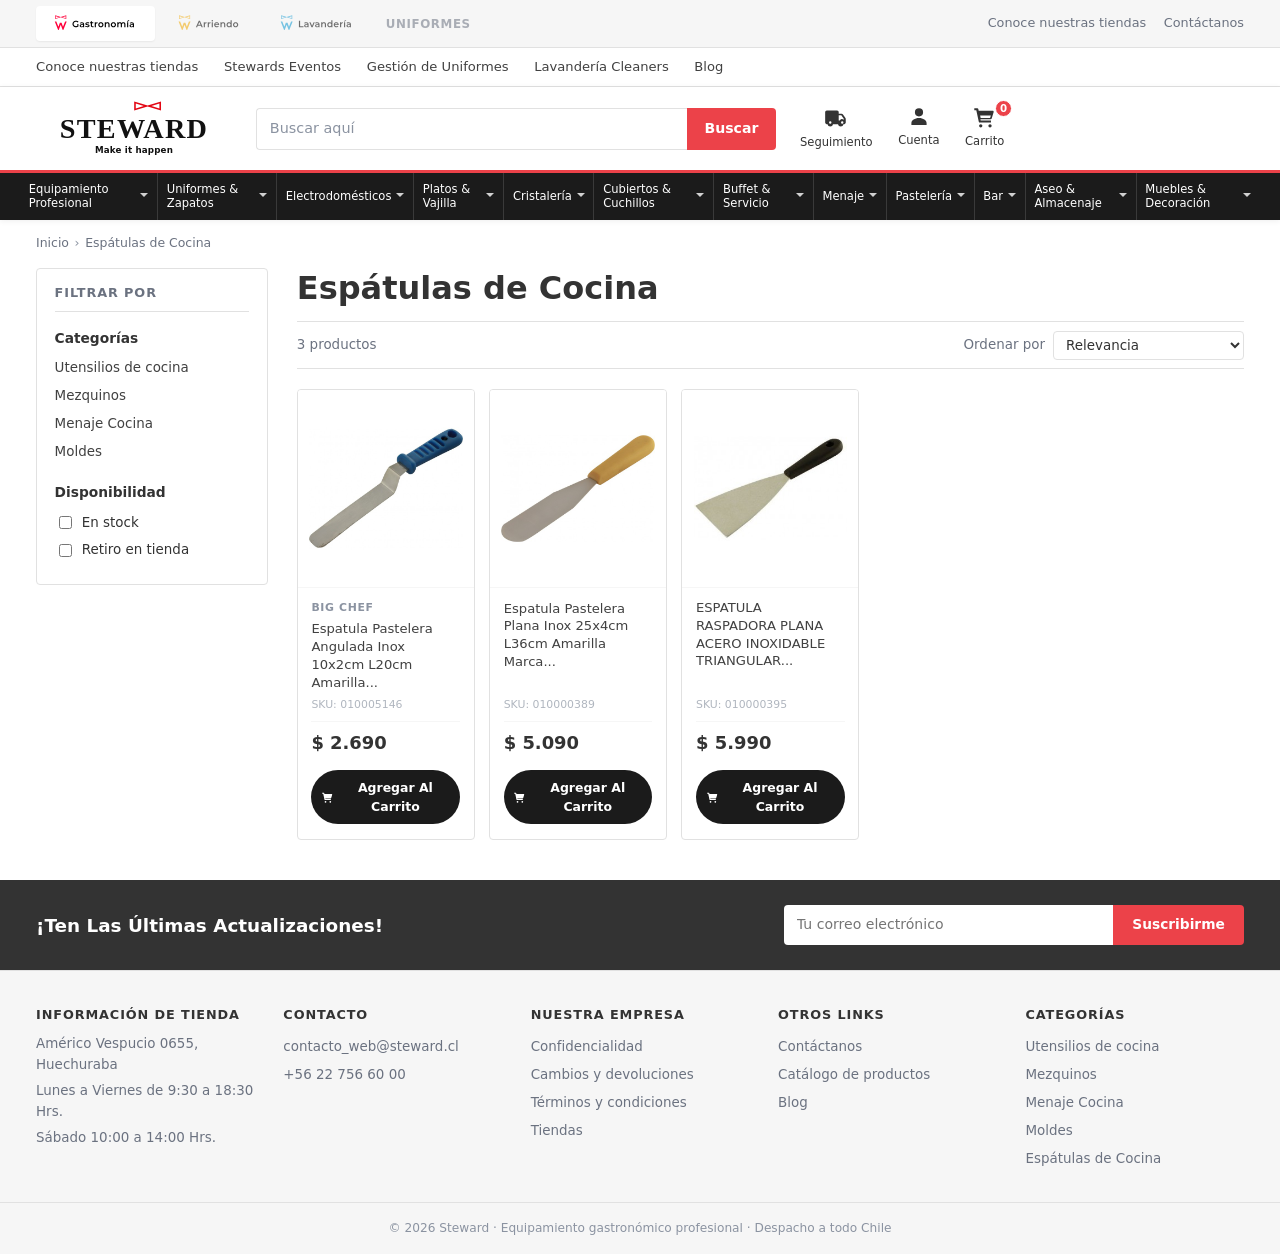
<file: espatulas-de-cocina/index.html>
<!doctype html>
<html lang="es-CL">
<head>
<meta charset="utf-8">
<meta name="viewport" content="width=device-width, initial-scale=1">
<title>Espátulas de Cocina</title>
<meta name="description" content="Espátulas de Cocina para hoteles, restaurantes y cafeterías. Equipamiento profesional con despacho a todo Chile.">
<!-- Replica de trabajo: se mantiene fuera de los buscadores para no competir con el
     sitio original por contenido duplicado. -->
<meta name="robots" content="noindex, nofollow">
<meta name="theme-color" content="#ec4249">
<meta property="og:type" content="website">
<meta property="og:site_name" content="Steward">
<meta property="og:locale" content="es_CL">
<meta property="og:title" content="Espátulas de Cocina">
<meta property="og:description" content="Espátulas de Cocina para hoteles, restaurantes y cafeterías. Equipamiento profesional con despacho a todo Chile.">
<meta property="og:url" content="https://steward-demo-gopoint.onrender.com/espatulas-de-cocina/">
<meta property="og:image" content="https://steward-demo-gopoint.onrender.com/img/espatulas-de-cocina-espatula-pastelera-10cm-inox-azul-angu.jpg">
<meta name="twitter:card" content="summary_large_image">
<meta name="twitter:image" content="https://steward-demo-gopoint.onrender.com/img/espatulas-de-cocina-espatula-pastelera-10cm-inox-azul-angu.jpg">
<link rel="icon" href="../img/favicon.svg" type="image/svg+xml">
<link rel="stylesheet" href="../assets/site.css">
<script type="application/ld+json">{"@context":"https://schema.org","@type":"BreadcrumbList","itemListElement":[{"@type":"ListItem","position":1,"name":"Inicio","item":"https://steward-demo-gopoint.onrender.com/"},{"@type":"ListItem","position":2,"name":"Espátulas de Cocina","item":"https://steward-demo-gopoint.onrender.com/espatulas-de-cocina/"}]}</script>
<script type="application/ld+json">{"@context":"https://schema.org","@type":"CollectionPage","name":"Espátulas de Cocina","url":"https://steward-demo-gopoint.onrender.com/espatulas-de-cocina/","isPartOf":{"@id":"https://steward-demo-gopoint.onrender.com/#sitio"},"mainEntity":{"@type":"ItemList","numberOfItems":3,"itemListElement":[{"@type":"ListItem","position":1,"name":"Espatula Pastelera Angulada Inox 10x2cm L20cm Amarilla...","url":"https://steward-demo-gopoint.onrender.com/producto/espatula-pastelera-angulada-inox-10x2cm-l20cm-amarilla-628/"},{"@type":"ListItem","position":2,"name":"Espatula Pastelera Plana Inox 25x4cm L36cm Amarilla Marca...","url":"https://steward-demo-gopoint.onrender.com/producto/espatula-pastelera-plana-inox-25x4cm-l36cm-amarilla-marca-45/"},{"@type":"ListItem","position":3,"name":"ESPATULA RASPADORA PLANA ACERO INOXIDABLE TRIANGULAR...","url":"https://steward-demo-gopoint.onrender.com/producto/espatula-raspadora-plana-acero-inoxidable-triangular-50/"}]}}</script>
</head>
<body class="p-cat">
<a class="saltar" href="#contenido">Saltar al contenido</a>
<div class="lineas">
  <div class="lineas__in">
    <ul class="lineas__ls"><li><a href="../"><img src="../img/cms/steward_gastronomia.svg" alt="Steward Gastronomía" width="120" height="30"></a></li><li><a href="https://arriendo.steward.cl/" rel="noopener"><img src="../img/cms/steward_arriendo.svg" alt="Steward Arriendo" width="120" height="30"></a></li><li><a href="https://lavanderia.steward.cl/" rel="noopener"><img src="../img/cms/steward-lavanderia.svg" alt="Steward Lavandería" width="120" height="30"></a></li><li><a href="https://uniformes.steward.cl/" rel="noopener"><span class="linea-txt">Uniformes</span></a></li></ul>
    <ul class="lineas__ac">
      <li><a href="../tiendas/">Conoce nuestras tiendas</a></li>
      <li><a href="../tiendas/">Contáctanos</a></li>
    </ul>
  </div>
</div>
<div class="barra2">
  <div class="barra2__in"><ul><li><a href="../">Conoce nuestras tiendas</a></li><li><a href="../">Stewards Eventos</a></li><li><a href="../">Gestión de Uniformes</a></li><li><a href="../">Lavandería Cleaners</a></li><li><a href="../">Blog</a></li></ul></div>
</div>
<header class="cab">
  <div class="cab__in">
    <a class="cab__logo" href="../" aria-label="Steward, inicio">
      <img src="../img/logo-steward.svg" alt="Steward — Make it happen"
           width="196" height="58">
    </a>
    <form class="busca" action="../" role="search">
      <label class="vh" for="q">Buscar en el catálogo</label>
      <input id="q" name="s" type="search" placeholder="Buscar aquí">
      <button type="submit">Buscar</button>
    </form>
    <ul class="cab__ac">
      <li><a href="../"><svg viewBox="0 0 24 24" width="26" height="26" aria-hidden="true"><path fill="currentColor" d="M2 6.5A1.5 1.5 0 0 1 3.5 5H13a1.5 1.5 0 0 1 1.5 1.5V8h2.7c.5 0 .96.25 1.24.66l2.3 3.4c.17.25.26.55.26.86v3.33c0 .8-.65 1.45-1.45 1.45h-.63a2.6 2.6 0 0 1-5.09 0H9.26a2.6 2.6 0 0 1-5.09 0H3.45C2.65 17.7 2 17.05 2 16.25V6.5Zm12.5 3v4.7h1.02a2.6 2.6 0 0 1 3.63-.5V12.6L16.9 9.5h-2.4ZM6.7 15.1a1.1 1.1 0 1 0 0 2.2 1.1 1.1 0 0 0 0-2.2Zm11.05 0a1.1 1.1 0 1 0 0 2.2 1.1 1.1 0 0 0 0-2.2Z"/></svg><span>Seguimiento</span></a></li>
      <li><a href="../"><svg viewBox="0 0 24 24" width="24" height="24" aria-hidden="true"><path fill="currentColor" d="M12 3.2a4.1 4.1 0 1 1 0 8.2 4.1 4.1 0 0 1 0-8.2Zm0 9.9c4.2 0 7.6 2.3 7.6 5.1V20H4.4v-1.8c0-2.8 3.4-5.1 7.6-5.1Z"/></svg><span>Cuenta</span></a></li>
      <li><a class="cab__carro" href="../"><svg viewBox="0 0 24 24" width="25" height="25" aria-hidden="true"><path fill="currentColor" d="M2.2 3.2h2.9c.5 0 .93.35 1.03.84l.28 1.36h13.4c.7 0 1.2.66 1 1.33l-1.9 6.2c-.14.45-.55.76-1.02.76H8.06l.26 1.26h9.9v1.9H7.55c-.5 0-.93-.35-1.03-.84L4.13 5.1H2.2V3.2Zm5.6 6.9.5 2.4h9.06l.74-2.4H7.8Zm.6 8.3a1.6 1.6 0 1 1 0 3.2 1.6 1.6 0 0 1 0-3.2Zm8.9 0a1.6 1.6 0 1 1 0 3.2 1.6 1.6 0 0 1 0-3.2Z"/></svg><b class="cnt">0</b>
        <span>Carrito</span></a></li>
    </ul>
  </div>
  <nav class="mega" aria-label="Categorías">
    <div class="mega__in"><ul><li><a href="../">Equipamiento Profesional</a></li><li><a href="../">Uniformes&nbsp;&amp; Zapatos</a></li><li><a href="../">Electrodomésticos</a></li><li><a href="../">Platos&nbsp;&amp; Vajilla</a></li><li><a href="../">Cristalería</a></li><li><a href="../">Cubiertos&nbsp;&amp; Cuchillos</a></li><li><a href="../">Buffet&nbsp;&amp; Servicio</a></li><li><a href="../menaje-cocina/" class="act">Menaje</a></li><li><a href="../moldes/" class="act">Pastelería</a></li><li><a href="../">Bar</a></li><li><a href="../">Aseo&nbsp;&amp; Almacenaje</a></li><li><a href="../">Muebles&nbsp;&amp; Decoración</a></li></ul></div>
  </nav>
</header>
<main id="contenido">
<nav class="migas" aria-label="Ruta de navegación"><ol><li><a href="../">Inicio</a></li><li aria-current="page">Espátulas de Cocina</li></ol></nav>
<div class="listado">
  <div class="listado__in">
    <aside class="filtros">
      <h2>Filtrar por</h2>
      <div class="filtros__g">
        <h3>Categorías</h3>
        <ul><li><a href="../utensilios-de-cocina/">Utensilios de cocina</a></li><li><a href="../mezquinos/">Mezquinos</a></li><li><a href="../menaje-cocina/">Menaje Cocina</a></li><li><a href="../moldes/">Moldes</a></li></ul>
      </div>
      <div class="filtros__g">
        <h3>Disponibilidad</h3>
        <ul class="filtros__chk">
          <li><label><input type="checkbox"> En stock</label></li>
          <li><label><input type="checkbox"> Retiro en tienda</label></li>
        </ul>
      </div>
    </aside>
    <div class="listado__cuerpo">
      <h1>Espátulas de Cocina</h1>
      <div class="listado__barra">
        <p>3 productos</p>
        <label class="orden">Ordenar por
          <select><option>Relevancia</option><option>Precio: menor a mayor</option>
          <option>Precio: mayor a menor</option><option>Nombre A-Z</option></select>
        </label>
      </div>
      <div class="grid"><article class="prod">
  <a class="prod__link" href="../producto/espatula-pastelera-angulada-inox-10x2cm-l20cm-amarilla-628/">
    <div class="prod__foto">
      
      <img src="../img/espatulas-de-cocina-espatula-pastelera-10cm-inox-azul-angu.jpg" alt="Espatula Pastelera Angulada Inox 10x2cm L20cm Amarilla..."
           width="300" height="300" loading="lazy" decoding="async">
    </div>
    <div class="prod__cuerpo">
      <p class="prod__marca">Big Chef</p>
      <h3 class="prod__nombre">Espatula Pastelera Angulada Inox 10x2cm L20cm Amarilla...</h3>
      <p class="prod__sku">SKU: 010005146</p>
      <p class="prod__precios"><span class="prod__precio">$ 2.690</span></p>
    </div>
  </a>
  <button class="prod__btn" type="button" data-demo><svg viewBox="0 0 24 24" width="15" height="15" aria-hidden="true"><path fill="currentColor" d="M2.2 3.2h2.9c.5 0 .93.35 1.03.84l.28 1.36h13.4c.7 0 1.2.66 1 1.33l-1.9 6.2c-.14.45-.55.76-1.02.76H8.06l.26 1.26h9.9v1.9H7.55c-.5 0-.93-.35-1.03-.84L4.13 5.1H2.2V3.2Zm6.2 15.2a1.6 1.6 0 1 1 0 3.2 1.6 1.6 0 0 1 0-3.2Zm8.9 0a1.6 1.6 0 1 1 0 3.2 1.6 1.6 0 0 1 0-3.2Z"/></svg> Agregar Al Carrito</button>
</article><article class="prod">
  <a class="prod__link" href="../producto/espatula-pastelera-plana-inox-25x4cm-l36cm-amarilla-marca-45/">
    <div class="prod__foto">
      
      <img src="../img/espatulas-de-cocina-espatula-pastelera-25cm-inox-plana-big.jpg" alt="Espatula Pastelera Plana Inox 25x4cm L36cm Amarilla Marca..."
           width="300" height="300" loading="lazy" decoding="async">
    </div>
    <div class="prod__cuerpo">
      
      <h3 class="prod__nombre">Espatula Pastelera Plana Inox 25x4cm L36cm Amarilla Marca...</h3>
      <p class="prod__sku">SKU: 010000389</p>
      <p class="prod__precios"><span class="prod__precio">$ 5.090</span></p>
    </div>
  </a>
  <button class="prod__btn" type="button" data-demo><svg viewBox="0 0 24 24" width="15" height="15" aria-hidden="true"><path fill="currentColor" d="M2.2 3.2h2.9c.5 0 .93.35 1.03.84l.28 1.36h13.4c.7 0 1.2.66 1 1.33l-1.9 6.2c-.14.45-.55.76-1.02.76H8.06l.26 1.26h9.9v1.9H7.55c-.5 0-.93-.35-1.03-.84L4.13 5.1H2.2V3.2Zm6.2 15.2a1.6 1.6 0 1 1 0 3.2 1.6 1.6 0 0 1 0-3.2Zm8.9 0a1.6 1.6 0 1 1 0 3.2 1.6 1.6 0 0 1 0-3.2Z"/></svg> Agregar Al Carrito</button>
</article><article class="prod">
  <a class="prod__link" href="../producto/espatula-raspadora-plana-acero-inoxidable-triangular-50/">
    <div class="prod__foto">
      
      <img src="../img/espatulas-de-cocina-espatula-raspadora-10cm-inox-triang-bi.jpg" alt="ESPATULA RASPADORA PLANA ACERO INOXIDABLE TRIANGULAR..."
           width="300" height="300" loading="lazy" decoding="async">
    </div>
    <div class="prod__cuerpo">
      
      <h3 class="prod__nombre">ESPATULA RASPADORA PLANA ACERO INOXIDABLE TRIANGULAR...</h3>
      <p class="prod__sku">SKU: 010000395</p>
      <p class="prod__precios"><span class="prod__precio">$ 5.990</span></p>
    </div>
  </a>
  <button class="prod__btn" type="button" data-demo><svg viewBox="0 0 24 24" width="15" height="15" aria-hidden="true"><path fill="currentColor" d="M2.2 3.2h2.9c.5 0 .93.35 1.03.84l.28 1.36h13.4c.7 0 1.2.66 1 1.33l-1.9 6.2c-.14.45-.55.76-1.02.76H8.06l.26 1.26h9.9v1.9H7.55c-.5 0-.93-.35-1.03-.84L4.13 5.1H2.2V3.2Zm6.2 15.2a1.6 1.6 0 1 1 0 3.2 1.6 1.6 0 0 1 0-3.2Zm8.9 0a1.6 1.6 0 1 1 0 3.2 1.6 1.6 0 0 1 0-3.2Z"/></svg> Agregar Al Carrito</button>
</article></div>
    </div>
  </div>
</div>
</main>
<section class="news">
  <div class="news__in">
    <h2>¡Ten Las Últimas Actualizaciones!</h2>
    <form class="news__f" action="../">
      <label class="vh" for="mail">Correo electrónico</label>
      <input id="mail" type="email" placeholder="Tu correo electrónico" required>
      <button type="submit">Suscribirme</button>
    </form>
  </div>
</section>
<footer class="pie">
  <div class="pie__in">
    <div class="pie__col">
      <h2>Información de Tienda</h2>
      <p>Américo Vespucio 0655, Huechuraba</p>
      <p>Lunes a Viernes de 9:30 a 18:30 Hrs.</p>
      <p>Sábado 10:00 a 14:00 Hrs.</p>
    </div>
    <div class="pie__col">
      <h2>Contacto</h2>
      <ul>
        <li><a href="mailto:contacto_web@steward.cl">contacto_web@steward.cl</a></li>
        <li><a href="tel:+56227566000">+56 22 756 60 00</a></li>
      </ul>
    </div>
    <div class="pie__col">
      <h2>Nuestra Empresa</h2>
      <ul><li><a href="../">Confidencialidad</a></li><li><a href="../">Cambios y devoluciones</a></li><li><a href="../">Términos y condiciones</a></li><li><a href="../tiendas/">Tiendas</a></li></ul>
    </div>
    <div class="pie__col">
      <h2>Otros Links</h2>
      <ul><li><a href="../">Contáctanos</a></li><li><a href="../">Catálogo de productos</a></li><li><a href="../">Blog</a></li></ul>
    </div>
    <div class="pie__col">
      <h2>Categorías</h2>
      <ul><li><a href="../utensilios-de-cocina/">Utensilios de cocina</a></li><li><a href="../mezquinos/">Mezquinos</a></li><li><a href="../menaje-cocina/">Menaje Cocina</a></li><li><a href="../moldes/">Moldes</a></li><li><a href="../espatulas-de-cocina/">Espátulas de Cocina</a></li></ul>
    </div>
  </div>
  <div class="pie__legal">
    <p>© 2026 Steward · Equipamiento gastronómico profesional · Despacho a todo Chile</p>
  </div>
</footer>
<script src="../assets/app.js" defer></script>
</body>
</html>
</file>
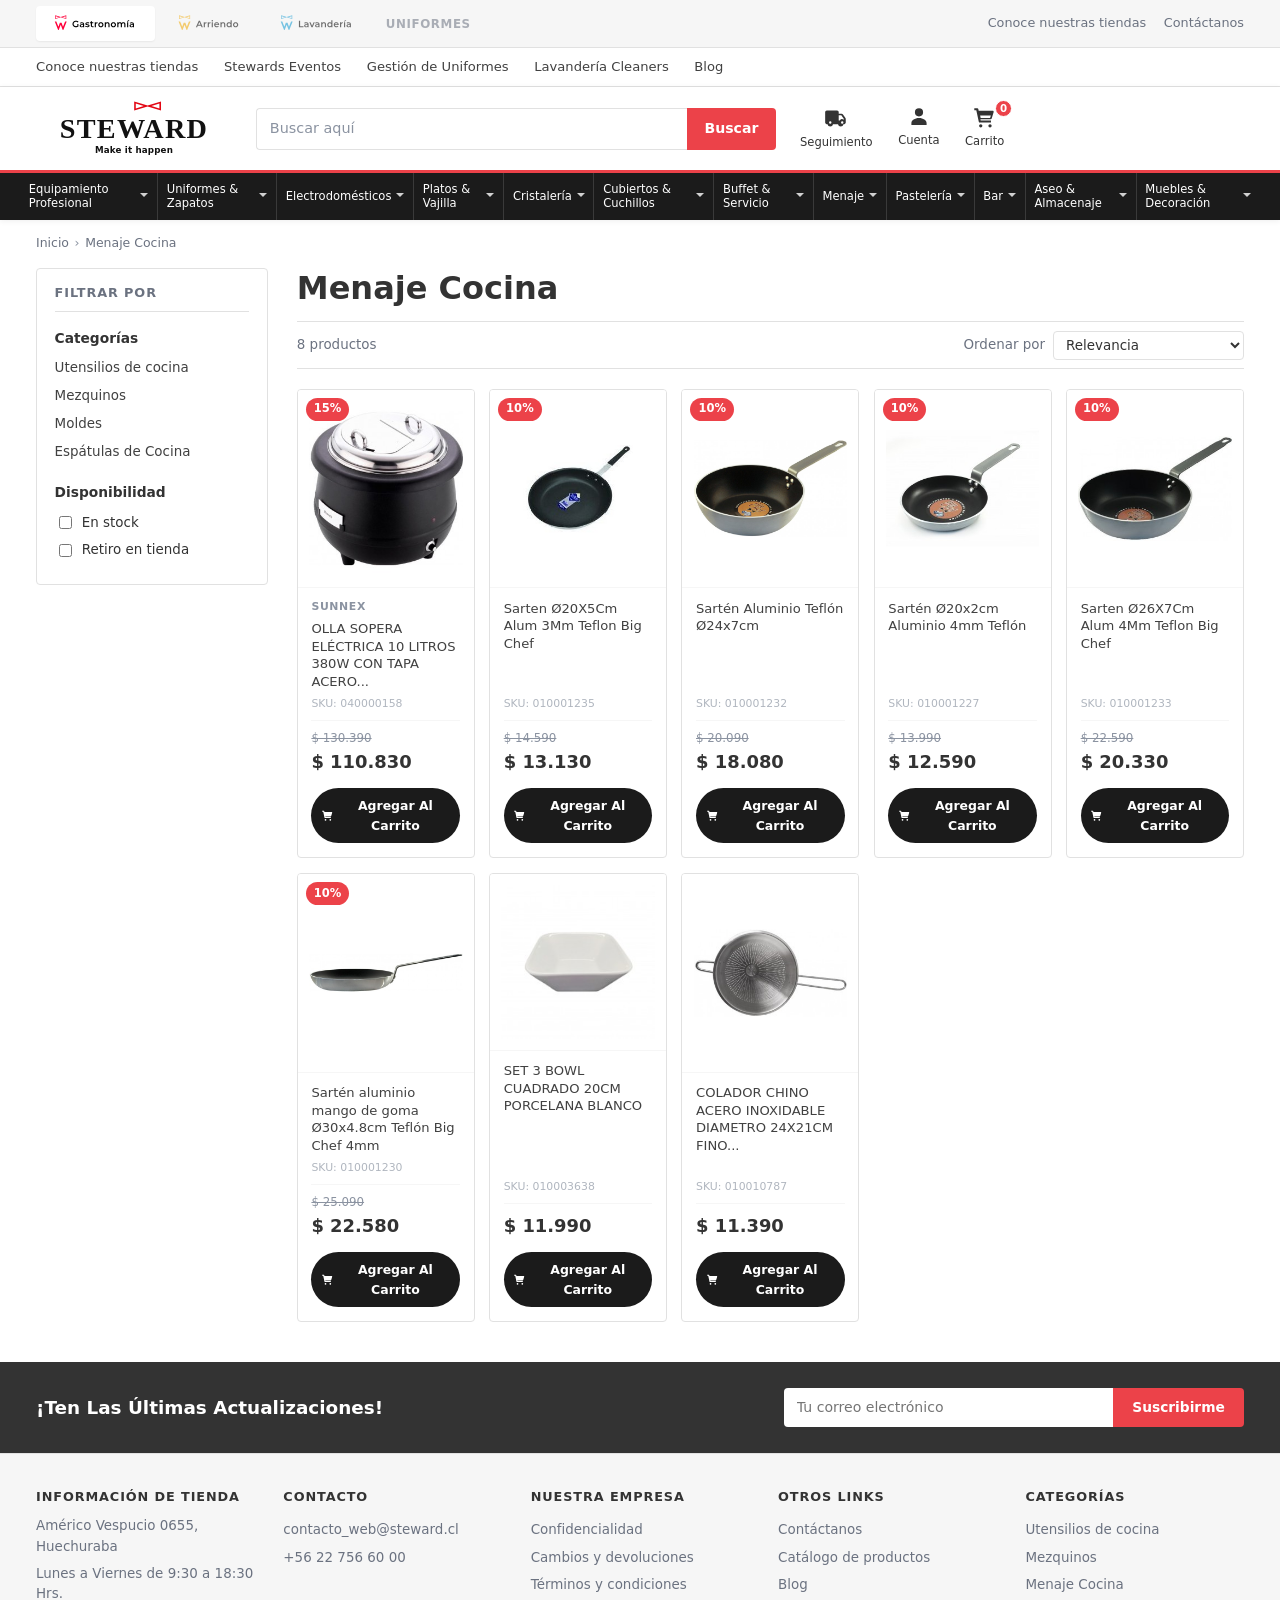
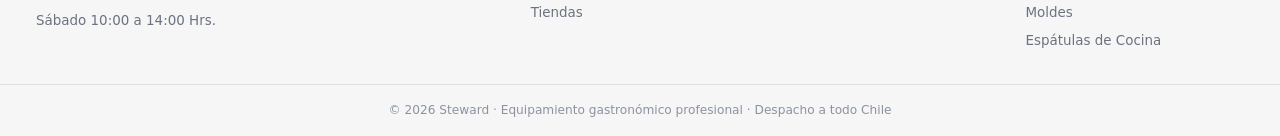
<file: menaje-cocina/index.html>
<!doctype html>
<html lang="es-CL">
<head>
<meta charset="utf-8">
<meta name="viewport" content="width=device-width, initial-scale=1">
<title>Menaje cocina: ollas, sartenes, cazos, depósitos y más</title>
<meta name="description" content="Menaje Cocina para hoteles, restaurantes y cafeterías. Equipamiento profesional con despacho a todo Chile.">
<!-- Replica de trabajo: se mantiene fuera de los buscadores para no competir con el
     sitio original por contenido duplicado. -->
<meta name="robots" content="noindex, nofollow">
<meta name="theme-color" content="#ec4249">
<meta property="og:type" content="website">
<meta property="og:site_name" content="Steward">
<meta property="og:locale" content="es_CL">
<meta property="og:title" content="Menaje cocina: ollas, sartenes, cazos, depósitos y más">
<meta property="og:description" content="Menaje Cocina para hoteles, restaurantes y cafeterías. Equipamiento profesional con despacho a todo Chile.">
<meta property="og:url" content="https://steward-demo-gopoint.onrender.com/menaje-cocina/">
<meta property="og:image" content="https://steward-demo-gopoint.onrender.com/img/menaje-cocina-olla-sopera-sunnex-82328-10l-elect-450.jpg">
<meta name="twitter:card" content="summary_large_image">
<meta name="twitter:image" content="https://steward-demo-gopoint.onrender.com/img/menaje-cocina-olla-sopera-sunnex-82328-10l-elect-450.jpg">
<link rel="icon" href="../img/favicon.svg" type="image/svg+xml">
<link rel="stylesheet" href="../assets/site.css">
<script type="application/ld+json">{"@context":"https://schema.org","@type":"BreadcrumbList","itemListElement":[{"@type":"ListItem","position":1,"name":"Inicio","item":"https://steward-demo-gopoint.onrender.com/"},{"@type":"ListItem","position":2,"name":"Menaje Cocina","item":"https://steward-demo-gopoint.onrender.com/menaje-cocina/"}]}</script>
<script type="application/ld+json">{"@context":"https://schema.org","@type":"CollectionPage","name":"Menaje cocina: ollas, sartenes, cazos, depósitos y más","url":"https://steward-demo-gopoint.onrender.com/menaje-cocina/","isPartOf":{"@id":"https://steward-demo-gopoint.onrender.com/#sitio"},"mainEntity":{"@type":"ItemList","numberOfItems":8,"itemListElement":[{"@type":"ListItem","position":1,"name":"OLLA SOPERA ELÉCTRICA 10 LITROS 380W CON TAPA ACERO...","url":"https://steward-demo-gopoint.onrender.com/producto/olla-sopera-el-ctrica-10-litros-380w-con-tapa-acero-3385/"},{"@type":"ListItem","position":2,"name":"Sarten Ø20X5Cm Alum 3Mm Teflon Big Chef","url":"https://steward-demo-gopoint.onrender.com/producto/sarten-20x5cm-alum-3mm-teflon-big-chef-209/"},{"@type":"ListItem","position":3,"name":"Sartén Aluminio Teflón Ø24x7cm","url":"https://steward-demo-gopoint.onrender.com/producto/sart-n-aluminio-tefl-n-24x7cm-206/"},{"@type":"ListItem","position":4,"name":"Sartén Ø20x2cm Aluminio 4mm Teflón","url":"https://steward-demo-gopoint.onrender.com/producto/sart-n-20x2cm-aluminio-4mm-tefl-n-201/"},{"@type":"ListItem","position":5,"name":"Sarten Ø26X7Cm Alum 4Mm Teflon Big Chef","url":"https://steward-demo-gopoint.onrender.com/producto/sarten-26x7cm-alum-4mm-teflon-big-chef-207/"},{"@type":"ListItem","position":6,"name":"Sartén aluminio mango de goma Ø30x4.8cm Teflón Big Chef 4mm","url":"https://steward-demo-gopoint.onrender.com/producto/sart-n-aluminio-mango-de-goma-30x4-8cm-tefl-n-big-chef-4mm-204/"},{"@type":"ListItem","position":7,"name":"SET 3 BOWL CUADRADO 20CM PORCELANA BLANCO","url":"https://steward-demo-gopoint.onrender.com/producto/set-3-bowl-cuadrado-20cm-porcelana-blanco-6084/"},{"@type":"ListItem","position":8,"name":"COLADOR CHINO ACERO INOXIDABLE DIAMETRO 24X21CM FINO...","url":"https://steward-demo-gopoint.onrender.com/producto/colador-chino-acero-inoxidable-diametro-24x21cm-fino-1500/"}]}}</script>
</head>
<body class="p-cat">
<a class="saltar" href="#contenido">Saltar al contenido</a>
<div class="lineas">
  <div class="lineas__in">
    <ul class="lineas__ls"><li><a href="../"><img src="../img/cms/steward_gastronomia.svg" alt="Steward Gastronomía" width="120" height="30"></a></li><li><a href="https://arriendo.steward.cl/" rel="noopener"><img src="../img/cms/steward_arriendo.svg" alt="Steward Arriendo" width="120" height="30"></a></li><li><a href="https://lavanderia.steward.cl/" rel="noopener"><img src="../img/cms/steward-lavanderia.svg" alt="Steward Lavandería" width="120" height="30"></a></li><li><a href="https://uniformes.steward.cl/" rel="noopener"><span class="linea-txt">Uniformes</span></a></li></ul>
    <ul class="lineas__ac">
      <li><a href="../tiendas/">Conoce nuestras tiendas</a></li>
      <li><a href="../tiendas/">Contáctanos</a></li>
    </ul>
  </div>
</div>
<div class="barra2">
  <div class="barra2__in"><ul><li><a href="../">Conoce nuestras tiendas</a></li><li><a href="../">Stewards Eventos</a></li><li><a href="../">Gestión de Uniformes</a></li><li><a href="../">Lavandería Cleaners</a></li><li><a href="../">Blog</a></li></ul></div>
</div>
<header class="cab">
  <div class="cab__in">
    <a class="cab__logo" href="../" aria-label="Steward, inicio">
      <img src="../img/logo-steward.svg" alt="Steward — Make it happen"
           width="196" height="58">
    </a>
    <form class="busca" action="../" role="search">
      <label class="vh" for="q">Buscar en el catálogo</label>
      <input id="q" name="s" type="search" placeholder="Buscar aquí">
      <button type="submit">Buscar</button>
    </form>
    <ul class="cab__ac">
      <li><a href="../"><svg viewBox="0 0 24 24" width="26" height="26" aria-hidden="true"><path fill="currentColor" d="M2 6.5A1.5 1.5 0 0 1 3.5 5H13a1.5 1.5 0 0 1 1.5 1.5V8h2.7c.5 0 .96.25 1.24.66l2.3 3.4c.17.25.26.55.26.86v3.33c0 .8-.65 1.45-1.45 1.45h-.63a2.6 2.6 0 0 1-5.09 0H9.26a2.6 2.6 0 0 1-5.09 0H3.45C2.65 17.7 2 17.05 2 16.25V6.5Zm12.5 3v4.7h1.02a2.6 2.6 0 0 1 3.63-.5V12.6L16.9 9.5h-2.4ZM6.7 15.1a1.1 1.1 0 1 0 0 2.2 1.1 1.1 0 0 0 0-2.2Zm11.05 0a1.1 1.1 0 1 0 0 2.2 1.1 1.1 0 0 0 0-2.2Z"/></svg><span>Seguimiento</span></a></li>
      <li><a href="../"><svg viewBox="0 0 24 24" width="24" height="24" aria-hidden="true"><path fill="currentColor" d="M12 3.2a4.1 4.1 0 1 1 0 8.2 4.1 4.1 0 0 1 0-8.2Zm0 9.9c4.2 0 7.6 2.3 7.6 5.1V20H4.4v-1.8c0-2.8 3.4-5.1 7.6-5.1Z"/></svg><span>Cuenta</span></a></li>
      <li><a class="cab__carro" href="../"><svg viewBox="0 0 24 24" width="25" height="25" aria-hidden="true"><path fill="currentColor" d="M2.2 3.2h2.9c.5 0 .93.35 1.03.84l.28 1.36h13.4c.7 0 1.2.66 1 1.33l-1.9 6.2c-.14.45-.55.76-1.02.76H8.06l.26 1.26h9.9v1.9H7.55c-.5 0-.93-.35-1.03-.84L4.13 5.1H2.2V3.2Zm5.6 6.9.5 2.4h9.06l.74-2.4H7.8Zm.6 8.3a1.6 1.6 0 1 1 0 3.2 1.6 1.6 0 0 1 0-3.2Zm8.9 0a1.6 1.6 0 1 1 0 3.2 1.6 1.6 0 0 1 0-3.2Z"/></svg><b class="cnt">0</b>
        <span>Carrito</span></a></li>
    </ul>
  </div>
  <nav class="mega" aria-label="Categorías">
    <div class="mega__in"><ul><li><a href="../">Equipamiento Profesional</a></li><li><a href="../">Uniformes&nbsp;&amp; Zapatos</a></li><li><a href="../">Electrodomésticos</a></li><li><a href="../">Platos&nbsp;&amp; Vajilla</a></li><li><a href="../">Cristalería</a></li><li><a href="../">Cubiertos&nbsp;&amp; Cuchillos</a></li><li><a href="../">Buffet&nbsp;&amp; Servicio</a></li><li><a href="../menaje-cocina/" class="act">Menaje</a></li><li><a href="../moldes/" class="act">Pastelería</a></li><li><a href="../">Bar</a></li><li><a href="../">Aseo&nbsp;&amp; Almacenaje</a></li><li><a href="../">Muebles&nbsp;&amp; Decoración</a></li></ul></div>
  </nav>
</header>
<main id="contenido">
<nav class="migas" aria-label="Ruta de navegación"><ol><li><a href="../">Inicio</a></li><li aria-current="page">Menaje Cocina</li></ol></nav>
<div class="listado">
  <div class="listado__in">
    <aside class="filtros">
      <h2>Filtrar por</h2>
      <div class="filtros__g">
        <h3>Categorías</h3>
        <ul><li><a href="../utensilios-de-cocina/">Utensilios de cocina</a></li><li><a href="../mezquinos/">Mezquinos</a></li><li><a href="../moldes/">Moldes</a></li><li><a href="../espatulas-de-cocina/">Espátulas de Cocina</a></li></ul>
      </div>
      <div class="filtros__g">
        <h3>Disponibilidad</h3>
        <ul class="filtros__chk">
          <li><label><input type="checkbox"> En stock</label></li>
          <li><label><input type="checkbox"> Retiro en tienda</label></li>
        </ul>
      </div>
    </aside>
    <div class="listado__cuerpo">
      <h1>Menaje Cocina</h1>
      <div class="listado__barra">
        <p>8 productos</p>
        <label class="orden">Ordenar por
          <select><option>Relevancia</option><option>Precio: menor a mayor</option>
          <option>Precio: mayor a menor</option><option>Nombre A-Z</option></select>
        </label>
      </div>
      <div class="grid"><article class="prod">
  <a class="prod__link" href="../producto/olla-sopera-el-ctrica-10-litros-380w-con-tapa-acero-3385/">
    <div class="prod__foto">
      <span class="prod__dto">15%</span>
      <img src="../img/menaje-cocina-olla-sopera-sunnex-82328-10l-elect-450.jpg" alt="OLLA SOPERA ELÉCTRICA 10 LITROS 380W CON TAPA ACERO..."
           width="300" height="300" loading="lazy" decoding="async">
    </div>
    <div class="prod__cuerpo">
      <p class="prod__marca">Sunnex</p>
      <h3 class="prod__nombre">OLLA SOPERA ELÉCTRICA 10 LITROS 380W CON TAPA ACERO...</h3>
      <p class="prod__sku">SKU: 040000158</p>
      <p class="prod__precios"><span class="prod__antes">$ 130.390</span><span class="prod__precio">$ 110.830</span></p>
    </div>
  </a>
  <button class="prod__btn" type="button" data-demo><svg viewBox="0 0 24 24" width="15" height="15" aria-hidden="true"><path fill="currentColor" d="M2.2 3.2h2.9c.5 0 .93.35 1.03.84l.28 1.36h13.4c.7 0 1.2.66 1 1.33l-1.9 6.2c-.14.45-.55.76-1.02.76H8.06l.26 1.26h9.9v1.9H7.55c-.5 0-.93-.35-1.03-.84L4.13 5.1H2.2V3.2Zm6.2 15.2a1.6 1.6 0 1 1 0 3.2 1.6 1.6 0 0 1 0-3.2Zm8.9 0a1.6 1.6 0 1 1 0 3.2 1.6 1.6 0 0 1 0-3.2Z"/></svg> Agregar Al Carrito</button>
</article><article class="prod">
  <a class="prod__link" href="../producto/sarten-20x5cm-alum-3mm-teflon-big-chef-209/">
    <div class="prod__foto">
      <span class="prod__dto">10%</span>
      <img src="../img/menaje-cocina-sarten-20x5cm-alum-3mm-teflon-big-chef.jpg" alt="Sarten Ø20X5Cm Alum 3Mm Teflon Big Chef"
           width="300" height="300" loading="lazy" decoding="async">
    </div>
    <div class="prod__cuerpo">
      
      <h3 class="prod__nombre">Sarten Ø20X5Cm Alum 3Mm Teflon Big Chef</h3>
      <p class="prod__sku">SKU: 010001235</p>
      <p class="prod__precios"><span class="prod__antes">$ 14.590</span><span class="prod__precio">$ 13.130</span></p>
    </div>
  </a>
  <button class="prod__btn" type="button" data-demo><svg viewBox="0 0 24 24" width="15" height="15" aria-hidden="true"><path fill="currentColor" d="M2.2 3.2h2.9c.5 0 .93.35 1.03.84l.28 1.36h13.4c.7 0 1.2.66 1 1.33l-1.9 6.2c-.14.45-.55.76-1.02.76H8.06l.26 1.26h9.9v1.9H7.55c-.5 0-.93-.35-1.03-.84L4.13 5.1H2.2V3.2Zm6.2 15.2a1.6 1.6 0 1 1 0 3.2 1.6 1.6 0 0 1 0-3.2Zm8.9 0a1.6 1.6 0 1 1 0 3.2 1.6 1.6 0 0 1 0-3.2Z"/></svg> Agregar Al Carrito</button>
</article><article class="prod">
  <a class="prod__link" href="../producto/sart-n-aluminio-tefl-n-24x7cm-206/">
    <div class="prod__foto">
      <span class="prod__dto">10%</span>
      <img src="../img/menaje-cocina-sarten-24x7cm-alum-4mm-teflon-big-chef.jpg" alt="Sartén Aluminio Teflón Ø24x7cm"
           width="300" height="300" loading="lazy" decoding="async">
    </div>
    <div class="prod__cuerpo">
      
      <h3 class="prod__nombre">Sartén Aluminio Teflón Ø24x7cm</h3>
      <p class="prod__sku">SKU: 010001232</p>
      <p class="prod__precios"><span class="prod__antes">$ 20.090</span><span class="prod__precio">$ 18.080</span></p>
    </div>
  </a>
  <button class="prod__btn" type="button" data-demo><svg viewBox="0 0 24 24" width="15" height="15" aria-hidden="true"><path fill="currentColor" d="M2.2 3.2h2.9c.5 0 .93.35 1.03.84l.28 1.36h13.4c.7 0 1.2.66 1 1.33l-1.9 6.2c-.14.45-.55.76-1.02.76H8.06l.26 1.26h9.9v1.9H7.55c-.5 0-.93-.35-1.03-.84L4.13 5.1H2.2V3.2Zm6.2 15.2a1.6 1.6 0 1 1 0 3.2 1.6 1.6 0 0 1 0-3.2Zm8.9 0a1.6 1.6 0 1 1 0 3.2 1.6 1.6 0 0 1 0-3.2Z"/></svg> Agregar Al Carrito</button>
</article><article class="prod">
  <a class="prod__link" href="../producto/sart-n-20x2cm-aluminio-4mm-tefl-n-201/">
    <div class="prod__foto">
      <span class="prod__dto">10%</span>
      <img src="../img/menaje-cocina-sarten-20x2cm-alum-4mm-teflon-big-chef.jpg" alt="Sartén Ø20x2cm Aluminio 4mm Teflón"
           width="300" height="300" loading="lazy" decoding="async">
    </div>
    <div class="prod__cuerpo">
      
      <h3 class="prod__nombre">Sartén Ø20x2cm Aluminio 4mm Teflón</h3>
      <p class="prod__sku">SKU: 010001227</p>
      <p class="prod__precios"><span class="prod__antes">$ 13.990</span><span class="prod__precio">$ 12.590</span></p>
    </div>
  </a>
  <button class="prod__btn" type="button" data-demo><svg viewBox="0 0 24 24" width="15" height="15" aria-hidden="true"><path fill="currentColor" d="M2.2 3.2h2.9c.5 0 .93.35 1.03.84l.28 1.36h13.4c.7 0 1.2.66 1 1.33l-1.9 6.2c-.14.45-.55.76-1.02.76H8.06l.26 1.26h9.9v1.9H7.55c-.5 0-.93-.35-1.03-.84L4.13 5.1H2.2V3.2Zm6.2 15.2a1.6 1.6 0 1 1 0 3.2 1.6 1.6 0 0 1 0-3.2Zm8.9 0a1.6 1.6 0 1 1 0 3.2 1.6 1.6 0 0 1 0-3.2Z"/></svg> Agregar Al Carrito</button>
</article><article class="prod">
  <a class="prod__link" href="../producto/sarten-26x7cm-alum-4mm-teflon-big-chef-207/">
    <div class="prod__foto">
      <span class="prod__dto">10%</span>
      <img src="../img/menaje-cocina-sarten-26x7cm-alum-4mm-teflon-big-chef.jpg" alt="Sarten Ø26X7Cm Alum 4Mm Teflon Big Chef"
           width="300" height="300" loading="lazy" decoding="async">
    </div>
    <div class="prod__cuerpo">
      
      <h3 class="prod__nombre">Sarten Ø26X7Cm Alum 4Mm Teflon Big Chef</h3>
      <p class="prod__sku">SKU: 010001233</p>
      <p class="prod__precios"><span class="prod__antes">$ 22.590</span><span class="prod__precio">$ 20.330</span></p>
    </div>
  </a>
  <button class="prod__btn" type="button" data-demo><svg viewBox="0 0 24 24" width="15" height="15" aria-hidden="true"><path fill="currentColor" d="M2.2 3.2h2.9c.5 0 .93.35 1.03.84l.28 1.36h13.4c.7 0 1.2.66 1 1.33l-1.9 6.2c-.14.45-.55.76-1.02.76H8.06l.26 1.26h9.9v1.9H7.55c-.5 0-.93-.35-1.03-.84L4.13 5.1H2.2V3.2Zm6.2 15.2a1.6 1.6 0 1 1 0 3.2 1.6 1.6 0 0 1 0-3.2Zm8.9 0a1.6 1.6 0 1 1 0 3.2 1.6 1.6 0 0 1 0-3.2Z"/></svg> Agregar Al Carrito</button>
</article><article class="prod">
  <a class="prod__link" href="../producto/sart-n-aluminio-mango-de-goma-30x4-8cm-tefl-n-big-chef-4mm-204/">
    <div class="prod__foto">
      <span class="prod__dto">10%</span>
      <img src="../img/menaje-cocina-sarten-30x48cm-alum-4mm-teflon-big-che.jpg" alt="Sartén aluminio mango de goma Ø30x4.8cm Teflón Big Chef 4mm"
           width="300" height="300" loading="lazy" decoding="async">
    </div>
    <div class="prod__cuerpo">
      
      <h3 class="prod__nombre">Sartén aluminio mango de goma Ø30x4.8cm Teflón Big Chef 4mm</h3>
      <p class="prod__sku">SKU: 010001230</p>
      <p class="prod__precios"><span class="prod__antes">$ 25.090</span><span class="prod__precio">$ 22.580</span></p>
    </div>
  </a>
  <button class="prod__btn" type="button" data-demo><svg viewBox="0 0 24 24" width="15" height="15" aria-hidden="true"><path fill="currentColor" d="M2.2 3.2h2.9c.5 0 .93.35 1.03.84l.28 1.36h13.4c.7 0 1.2.66 1 1.33l-1.9 6.2c-.14.45-.55.76-1.02.76H8.06l.26 1.26h9.9v1.9H7.55c-.5 0-.93-.35-1.03-.84L4.13 5.1H2.2V3.2Zm6.2 15.2a1.6 1.6 0 1 1 0 3.2 1.6 1.6 0 0 1 0-3.2Zm8.9 0a1.6 1.6 0 1 1 0 3.2 1.6 1.6 0 0 1 0-3.2Z"/></svg> Agregar Al Carrito</button>
</article><article class="prod">
  <a class="prod__link" href="../producto/set-3-bowl-cuadrado-20cm-porcelana-blanco-6084/">
    <div class="prod__foto">
      
      <img src="../img/menaje-cocina-set-3-bowl-porcelana-prisma-20cm.jpg" alt="SET 3 BOWL CUADRADO 20CM PORCELANA BLANCO"
           width="300" height="300" loading="lazy" decoding="async">
    </div>
    <div class="prod__cuerpo">
      
      <h3 class="prod__nombre">SET 3 BOWL CUADRADO 20CM PORCELANA BLANCO</h3>
      <p class="prod__sku">SKU: 010003638</p>
      <p class="prod__precios"><span class="prod__precio">$ 11.990</span></p>
    </div>
  </a>
  <button class="prod__btn" type="button" data-demo><svg viewBox="0 0 24 24" width="15" height="15" aria-hidden="true"><path fill="currentColor" d="M2.2 3.2h2.9c.5 0 .93.35 1.03.84l.28 1.36h13.4c.7 0 1.2.66 1 1.33l-1.9 6.2c-.14.45-.55.76-1.02.76H8.06l.26 1.26h9.9v1.9H7.55c-.5 0-.93-.35-1.03-.84L4.13 5.1H2.2V3.2Zm6.2 15.2a1.6 1.6 0 1 1 0 3.2 1.6 1.6 0 0 1 0-3.2Zm8.9 0a1.6 1.6 0 1 1 0 3.2 1.6 1.6 0 0 1 0-3.2Z"/></svg> Agregar Al Carrito</button>
</article><article class="prod">
  <a class="prod__link" href="../producto/colador-chino-acero-inoxidable-diametro-24x21cm-fino-1500/">
    <div class="prod__foto">
      
      <img src="../img/menaje-cocina-colador-chino-inox-24cm-mango-alambre-.jpg" alt="COLADOR CHINO ACERO INOXIDABLE DIAMETRO 24X21CM FINO..."
           width="300" height="300" loading="lazy" decoding="async">
    </div>
    <div class="prod__cuerpo">
      
      <h3 class="prod__nombre">COLADOR CHINO ACERO INOXIDABLE DIAMETRO 24X21CM FINO...</h3>
      <p class="prod__sku">SKU: 010010787</p>
      <p class="prod__precios"><span class="prod__precio">$ 11.390</span></p>
    </div>
  </a>
  <button class="prod__btn" type="button" data-demo><svg viewBox="0 0 24 24" width="15" height="15" aria-hidden="true"><path fill="currentColor" d="M2.2 3.2h2.9c.5 0 .93.35 1.03.84l.28 1.36h13.4c.7 0 1.2.66 1 1.33l-1.9 6.2c-.14.45-.55.76-1.02.76H8.06l.26 1.26h9.9v1.9H7.55c-.5 0-.93-.35-1.03-.84L4.13 5.1H2.2V3.2Zm6.2 15.2a1.6 1.6 0 1 1 0 3.2 1.6 1.6 0 0 1 0-3.2Zm8.9 0a1.6 1.6 0 1 1 0 3.2 1.6 1.6 0 0 1 0-3.2Z"/></svg> Agregar Al Carrito</button>
</article></div>
    </div>
  </div>
</div>
</main>
<section class="news">
  <div class="news__in">
    <h2>¡Ten Las Últimas Actualizaciones!</h2>
    <form class="news__f" action="../">
      <label class="vh" for="mail">Correo electrónico</label>
      <input id="mail" type="email" placeholder="Tu correo electrónico" required>
      <button type="submit">Suscribirme</button>
    </form>
  </div>
</section>
<footer class="pie">
  <div class="pie__in">
    <div class="pie__col">
      <h2>Información de Tienda</h2>
      <p>Américo Vespucio 0655, Huechuraba</p>
      <p>Lunes a Viernes de 9:30 a 18:30 Hrs.</p>
      <p>Sábado 10:00 a 14:00 Hrs.</p>
    </div>
    <div class="pie__col">
      <h2>Contacto</h2>
      <ul>
        <li><a href="mailto:contacto_web@steward.cl">contacto_web@steward.cl</a></li>
        <li><a href="tel:+56227566000">+56 22 756 60 00</a></li>
      </ul>
    </div>
    <div class="pie__col">
      <h2>Nuestra Empresa</h2>
      <ul><li><a href="../">Confidencialidad</a></li><li><a href="../">Cambios y devoluciones</a></li><li><a href="../">Términos y condiciones</a></li><li><a href="../tiendas/">Tiendas</a></li></ul>
    </div>
    <div class="pie__col">
      <h2>Otros Links</h2>
      <ul><li><a href="../">Contáctanos</a></li><li><a href="../">Catálogo de productos</a></li><li><a href="../">Blog</a></li></ul>
    </div>
    <div class="pie__col">
      <h2>Categorías</h2>
      <ul><li><a href="../utensilios-de-cocina/">Utensilios de cocina</a></li><li><a href="../mezquinos/">Mezquinos</a></li><li><a href="../menaje-cocina/">Menaje Cocina</a></li><li><a href="../moldes/">Moldes</a></li><li><a href="../espatulas-de-cocina/">Espátulas de Cocina</a></li></ul>
    </div>
  </div>
  <div class="pie__legal">
    <p>© 2026 Steward · Equipamiento gastronómico profesional · Despacho a todo Chile</p>
  </div>
</footer>
<script src="../assets/app.js" defer></script>
</body>
</html>
</file>
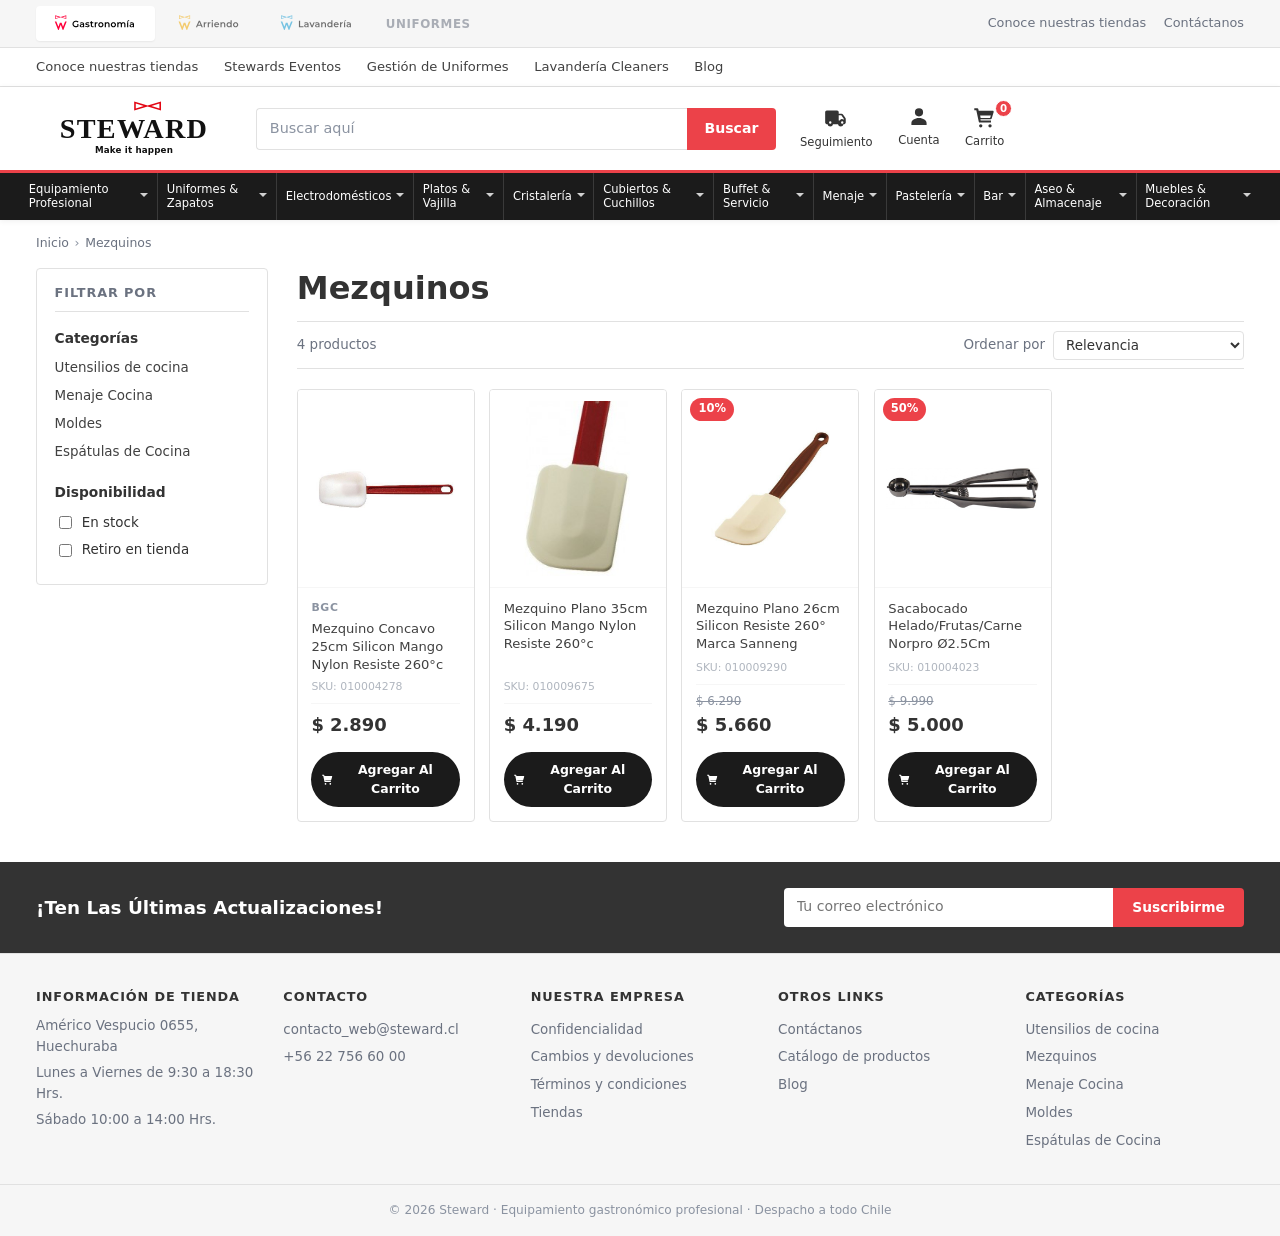
<file: mezquinos/index.html>
<!doctype html>
<html lang="es-CL">
<head>
<meta charset="utf-8">
<meta name="viewport" content="width=device-width, initial-scale=1">
<title>Mezquinos</title>
<meta name="description" content="Mezquinos para hoteles, restaurantes y cafeterías. Equipamiento profesional con despacho a todo Chile.">
<!-- Replica de trabajo: se mantiene fuera de los buscadores para no competir con el
     sitio original por contenido duplicado. -->
<meta name="robots" content="noindex, nofollow">
<meta name="theme-color" content="#ec4249">
<meta property="og:type" content="website">
<meta property="og:site_name" content="Steward">
<meta property="og:locale" content="es_CL">
<meta property="og:title" content="Mezquinos">
<meta property="og:description" content="Mezquinos para hoteles, restaurantes y cafeterías. Equipamiento profesional con despacho a todo Chile.">
<meta property="og:url" content="https://steward-demo-gopoint.onrender.com/mezquinos/">
<meta property="og:image" content="https://steward-demo-gopoint.onrender.com/img/mezquinos-mezquino-concavo-25cm-silicon-resiste-.jpg">
<meta name="twitter:card" content="summary_large_image">
<meta name="twitter:image" content="https://steward-demo-gopoint.onrender.com/img/mezquinos-mezquino-concavo-25cm-silicon-resiste-.jpg">
<link rel="icon" href="../img/favicon.svg" type="image/svg+xml">
<link rel="stylesheet" href="../assets/site.css">
<script type="application/ld+json">{"@context":"https://schema.org","@type":"BreadcrumbList","itemListElement":[{"@type":"ListItem","position":1,"name":"Inicio","item":"https://steward-demo-gopoint.onrender.com/"},{"@type":"ListItem","position":2,"name":"Mezquinos","item":"https://steward-demo-gopoint.onrender.com/mezquinos/"}]}</script>
<script type="application/ld+json">{"@context":"https://schema.org","@type":"CollectionPage","name":"Mezquinos","url":"https://steward-demo-gopoint.onrender.com/mezquinos/","isPartOf":{"@id":"https://steward-demo-gopoint.onrender.com/#sitio"},"mainEntity":{"@type":"ItemList","numberOfItems":4,"itemListElement":[{"@type":"ListItem","position":1,"name":"Mezquino Concavo 25cm Silicon Mango Nylon Resiste 260°c","url":"https://steward-demo-gopoint.onrender.com/producto/mezquino-concavo-25cm-silicon-mango-nylon-resiste-260-c-543/"},{"@type":"ListItem","position":2,"name":"Mezquino Plano 35cm Silicon Mango Nylon Resiste 260°c","url":"https://steward-demo-gopoint.onrender.com/producto/mezquino-plano-35cm-silicon-mango-nylon-resiste-260-c-1144/"},{"@type":"ListItem","position":3,"name":"Mezquino Plano 26cm Silicon Resiste 260° Marca Sanneng","url":"https://steward-demo-gopoint.onrender.com/producto/mezquino-plano-26cm-silicon-resiste-260-marca-sanneng-1025/"},{"@type":"ListItem","position":4,"name":"Sacabocado Helado/Frutas/Carne Norpro Ø2.5Cm","url":"https://steward-demo-gopoint.onrender.com/producto/sacabocado-helado-frutas-carne-norpro-2-5cm-509/"}]}}</script>
</head>
<body class="p-cat">
<a class="saltar" href="#contenido">Saltar al contenido</a>
<div class="lineas">
  <div class="lineas__in">
    <ul class="lineas__ls"><li><a href="../"><img src="../img/cms/steward_gastronomia.svg" alt="Steward Gastronomía" width="120" height="30"></a></li><li><a href="https://arriendo.steward.cl/" rel="noopener"><img src="../img/cms/steward_arriendo.svg" alt="Steward Arriendo" width="120" height="30"></a></li><li><a href="https://lavanderia.steward.cl/" rel="noopener"><img src="../img/cms/steward-lavanderia.svg" alt="Steward Lavandería" width="120" height="30"></a></li><li><a href="https://uniformes.steward.cl/" rel="noopener"><span class="linea-txt">Uniformes</span></a></li></ul>
    <ul class="lineas__ac">
      <li><a href="../tiendas/">Conoce nuestras tiendas</a></li>
      <li><a href="../tiendas/">Contáctanos</a></li>
    </ul>
  </div>
</div>
<div class="barra2">
  <div class="barra2__in"><ul><li><a href="../">Conoce nuestras tiendas</a></li><li><a href="../">Stewards Eventos</a></li><li><a href="../">Gestión de Uniformes</a></li><li><a href="../">Lavandería Cleaners</a></li><li><a href="../">Blog</a></li></ul></div>
</div>
<header class="cab">
  <div class="cab__in">
    <a class="cab__logo" href="../" aria-label="Steward, inicio">
      <img src="../img/logo-steward.svg" alt="Steward — Make it happen"
           width="196" height="58">
    </a>
    <form class="busca" action="../" role="search">
      <label class="vh" for="q">Buscar en el catálogo</label>
      <input id="q" name="s" type="search" placeholder="Buscar aquí">
      <button type="submit">Buscar</button>
    </form>
    <ul class="cab__ac">
      <li><a href="../"><svg viewBox="0 0 24 24" width="26" height="26" aria-hidden="true"><path fill="currentColor" d="M2 6.5A1.5 1.5 0 0 1 3.5 5H13a1.5 1.5 0 0 1 1.5 1.5V8h2.7c.5 0 .96.25 1.24.66l2.3 3.4c.17.25.26.55.26.86v3.33c0 .8-.65 1.45-1.45 1.45h-.63a2.6 2.6 0 0 1-5.09 0H9.26a2.6 2.6 0 0 1-5.09 0H3.45C2.65 17.7 2 17.05 2 16.25V6.5Zm12.5 3v4.7h1.02a2.6 2.6 0 0 1 3.63-.5V12.6L16.9 9.5h-2.4ZM6.7 15.1a1.1 1.1 0 1 0 0 2.2 1.1 1.1 0 0 0 0-2.2Zm11.05 0a1.1 1.1 0 1 0 0 2.2 1.1 1.1 0 0 0 0-2.2Z"/></svg><span>Seguimiento</span></a></li>
      <li><a href="../"><svg viewBox="0 0 24 24" width="24" height="24" aria-hidden="true"><path fill="currentColor" d="M12 3.2a4.1 4.1 0 1 1 0 8.2 4.1 4.1 0 0 1 0-8.2Zm0 9.9c4.2 0 7.6 2.3 7.6 5.1V20H4.4v-1.8c0-2.8 3.4-5.1 7.6-5.1Z"/></svg><span>Cuenta</span></a></li>
      <li><a class="cab__carro" href="../"><svg viewBox="0 0 24 24" width="25" height="25" aria-hidden="true"><path fill="currentColor" d="M2.2 3.2h2.9c.5 0 .93.35 1.03.84l.28 1.36h13.4c.7 0 1.2.66 1 1.33l-1.9 6.2c-.14.45-.55.76-1.02.76H8.06l.26 1.26h9.9v1.9H7.55c-.5 0-.93-.35-1.03-.84L4.13 5.1H2.2V3.2Zm5.6 6.9.5 2.4h9.06l.74-2.4H7.8Zm.6 8.3a1.6 1.6 0 1 1 0 3.2 1.6 1.6 0 0 1 0-3.2Zm8.9 0a1.6 1.6 0 1 1 0 3.2 1.6 1.6 0 0 1 0-3.2Z"/></svg><b class="cnt">0</b>
        <span>Carrito</span></a></li>
    </ul>
  </div>
  <nav class="mega" aria-label="Categorías">
    <div class="mega__in"><ul><li><a href="../">Equipamiento Profesional</a></li><li><a href="../">Uniformes&nbsp;&amp; Zapatos</a></li><li><a href="../">Electrodomésticos</a></li><li><a href="../">Platos&nbsp;&amp; Vajilla</a></li><li><a href="../">Cristalería</a></li><li><a href="../">Cubiertos&nbsp;&amp; Cuchillos</a></li><li><a href="../">Buffet&nbsp;&amp; Servicio</a></li><li><a href="../menaje-cocina/" class="act">Menaje</a></li><li><a href="../moldes/" class="act">Pastelería</a></li><li><a href="../">Bar</a></li><li><a href="../">Aseo&nbsp;&amp; Almacenaje</a></li><li><a href="../">Muebles&nbsp;&amp; Decoración</a></li></ul></div>
  </nav>
</header>
<main id="contenido">
<nav class="migas" aria-label="Ruta de navegación"><ol><li><a href="../">Inicio</a></li><li aria-current="page">Mezquinos</li></ol></nav>
<div class="listado">
  <div class="listado__in">
    <aside class="filtros">
      <h2>Filtrar por</h2>
      <div class="filtros__g">
        <h3>Categorías</h3>
        <ul><li><a href="../utensilios-de-cocina/">Utensilios de cocina</a></li><li><a href="../menaje-cocina/">Menaje Cocina</a></li><li><a href="../moldes/">Moldes</a></li><li><a href="../espatulas-de-cocina/">Espátulas de Cocina</a></li></ul>
      </div>
      <div class="filtros__g">
        <h3>Disponibilidad</h3>
        <ul class="filtros__chk">
          <li><label><input type="checkbox"> En stock</label></li>
          <li><label><input type="checkbox"> Retiro en tienda</label></li>
        </ul>
      </div>
    </aside>
    <div class="listado__cuerpo">
      <h1>Mezquinos</h1>
      <div class="listado__barra">
        <p>4 productos</p>
        <label class="orden">Ordenar por
          <select><option>Relevancia</option><option>Precio: menor a mayor</option>
          <option>Precio: mayor a menor</option><option>Nombre A-Z</option></select>
        </label>
      </div>
      <div class="grid"><article class="prod">
  <a class="prod__link" href="../producto/mezquino-concavo-25cm-silicon-mango-nylon-resiste-260-c-543/">
    <div class="prod__foto">
      
      <img src="../img/mezquinos-mezquino-concavo-25cm-silicon-resiste-.jpg" alt="Mezquino Concavo 25cm Silicon Mango Nylon Resiste 260°c"
           width="300" height="300" loading="lazy" decoding="async">
    </div>
    <div class="prod__cuerpo">
      <p class="prod__marca">Bgc</p>
      <h3 class="prod__nombre">Mezquino Concavo 25cm Silicon Mango Nylon Resiste 260°c</h3>
      <p class="prod__sku">SKU: 010004278</p>
      <p class="prod__precios"><span class="prod__precio">$ 2.890</span></p>
    </div>
  </a>
  <button class="prod__btn" type="button" data-demo><svg viewBox="0 0 24 24" width="15" height="15" aria-hidden="true"><path fill="currentColor" d="M2.2 3.2h2.9c.5 0 .93.35 1.03.84l.28 1.36h13.4c.7 0 1.2.66 1 1.33l-1.9 6.2c-.14.45-.55.76-1.02.76H8.06l.26 1.26h9.9v1.9H7.55c-.5 0-.93-.35-1.03-.84L4.13 5.1H2.2V3.2Zm6.2 15.2a1.6 1.6 0 1 1 0 3.2 1.6 1.6 0 0 1 0-3.2Zm8.9 0a1.6 1.6 0 1 1 0 3.2 1.6 1.6 0 0 1 0-3.2Z"/></svg> Agregar Al Carrito</button>
</article><article class="prod">
  <a class="prod__link" href="../producto/mezquino-plano-35cm-silicon-mango-nylon-resiste-260-c-1144/">
    <div class="prod__foto">
      
      <img src="../img/mezquinos-mezquino-plano-35cm-silicon-resiste-26.jpg" alt="Mezquino Plano 35cm Silicon Mango Nylon Resiste 260°c"
           width="300" height="300" loading="lazy" decoding="async">
    </div>
    <div class="prod__cuerpo">
      
      <h3 class="prod__nombre">Mezquino Plano 35cm Silicon Mango Nylon Resiste 260°c</h3>
      <p class="prod__sku">SKU: 010009675</p>
      <p class="prod__precios"><span class="prod__precio">$ 4.190</span></p>
    </div>
  </a>
  <button class="prod__btn" type="button" data-demo><svg viewBox="0 0 24 24" width="15" height="15" aria-hidden="true"><path fill="currentColor" d="M2.2 3.2h2.9c.5 0 .93.35 1.03.84l.28 1.36h13.4c.7 0 1.2.66 1 1.33l-1.9 6.2c-.14.45-.55.76-1.02.76H8.06l.26 1.26h9.9v1.9H7.55c-.5 0-.93-.35-1.03-.84L4.13 5.1H2.2V3.2Zm6.2 15.2a1.6 1.6 0 1 1 0 3.2 1.6 1.6 0 0 1 0-3.2Zm8.9 0a1.6 1.6 0 1 1 0 3.2 1.6 1.6 0 0 1 0-3.2Z"/></svg> Agregar Al Carrito</button>
</article><article class="prod">
  <a class="prod__link" href="../producto/mezquino-plano-26cm-silicon-resiste-260-marca-sanneng-1025/">
    <div class="prod__foto">
      <span class="prod__dto">10%</span>
      <img src="../img/mezquinos-mezquino-plano-26cm-silicon-resiste-26.jpg" alt="Mezquino Plano 26cm Silicon Resiste 260° Marca Sanneng"
           width="300" height="300" loading="lazy" decoding="async">
    </div>
    <div class="prod__cuerpo">
      
      <h3 class="prod__nombre">Mezquino Plano 26cm Silicon Resiste 260° Marca Sanneng</h3>
      <p class="prod__sku">SKU: 010009290</p>
      <p class="prod__precios"><span class="prod__antes">$ 6.290</span><span class="prod__precio">$ 5.660</span></p>
    </div>
  </a>
  <button class="prod__btn" type="button" data-demo><svg viewBox="0 0 24 24" width="15" height="15" aria-hidden="true"><path fill="currentColor" d="M2.2 3.2h2.9c.5 0 .93.35 1.03.84l.28 1.36h13.4c.7 0 1.2.66 1 1.33l-1.9 6.2c-.14.45-.55.76-1.02.76H8.06l.26 1.26h9.9v1.9H7.55c-.5 0-.93-.35-1.03-.84L4.13 5.1H2.2V3.2Zm6.2 15.2a1.6 1.6 0 1 1 0 3.2 1.6 1.6 0 0 1 0-3.2Zm8.9 0a1.6 1.6 0 1 1 0 3.2 1.6 1.6 0 0 1 0-3.2Z"/></svg> Agregar Al Carrito</button>
</article><article class="prod">
  <a class="prod__link" href="../producto/sacabocado-helado-frutas-carne-norpro-2-5cm-509/">
    <div class="prod__foto">
      <span class="prod__dto">50%</span>
      <img src="../img/mezquinos-sacabocado-heladofrutascarne-norpro-25.jpg" alt="Sacabocado Helado/Frutas/Carne Norpro Ø2.5Cm"
           width="300" height="300" loading="lazy" decoding="async">
    </div>
    <div class="prod__cuerpo">
      
      <h3 class="prod__nombre">Sacabocado Helado/Frutas/Carne Norpro Ø2.5Cm</h3>
      <p class="prod__sku">SKU: 010004023</p>
      <p class="prod__precios"><span class="prod__antes">$ 9.990</span><span class="prod__precio">$ 5.000</span></p>
    </div>
  </a>
  <button class="prod__btn" type="button" data-demo><svg viewBox="0 0 24 24" width="15" height="15" aria-hidden="true"><path fill="currentColor" d="M2.2 3.2h2.9c.5 0 .93.35 1.03.84l.28 1.36h13.4c.7 0 1.2.66 1 1.33l-1.9 6.2c-.14.45-.55.76-1.02.76H8.06l.26 1.26h9.9v1.9H7.55c-.5 0-.93-.35-1.03-.84L4.13 5.1H2.2V3.2Zm6.2 15.2a1.6 1.6 0 1 1 0 3.2 1.6 1.6 0 0 1 0-3.2Zm8.9 0a1.6 1.6 0 1 1 0 3.2 1.6 1.6 0 0 1 0-3.2Z"/></svg> Agregar Al Carrito</button>
</article></div>
    </div>
  </div>
</div>
</main>
<section class="news">
  <div class="news__in">
    <h2>¡Ten Las Últimas Actualizaciones!</h2>
    <form class="news__f" action="../">
      <label class="vh" for="mail">Correo electrónico</label>
      <input id="mail" type="email" placeholder="Tu correo electrónico" required>
      <button type="submit">Suscribirme</button>
    </form>
  </div>
</section>
<footer class="pie">
  <div class="pie__in">
    <div class="pie__col">
      <h2>Información de Tienda</h2>
      <p>Américo Vespucio 0655, Huechuraba</p>
      <p>Lunes a Viernes de 9:30 a 18:30 Hrs.</p>
      <p>Sábado 10:00 a 14:00 Hrs.</p>
    </div>
    <div class="pie__col">
      <h2>Contacto</h2>
      <ul>
        <li><a href="mailto:contacto_web@steward.cl">contacto_web@steward.cl</a></li>
        <li><a href="tel:+56227566000">+56 22 756 60 00</a></li>
      </ul>
    </div>
    <div class="pie__col">
      <h2>Nuestra Empresa</h2>
      <ul><li><a href="../">Confidencialidad</a></li><li><a href="../">Cambios y devoluciones</a></li><li><a href="../">Términos y condiciones</a></li><li><a href="../tiendas/">Tiendas</a></li></ul>
    </div>
    <div class="pie__col">
      <h2>Otros Links</h2>
      <ul><li><a href="../">Contáctanos</a></li><li><a href="../">Catálogo de productos</a></li><li><a href="../">Blog</a></li></ul>
    </div>
    <div class="pie__col">
      <h2>Categorías</h2>
      <ul><li><a href="../utensilios-de-cocina/">Utensilios de cocina</a></li><li><a href="../mezquinos/">Mezquinos</a></li><li><a href="../menaje-cocina/">Menaje Cocina</a></li><li><a href="../moldes/">Moldes</a></li><li><a href="../espatulas-de-cocina/">Espátulas de Cocina</a></li></ul>
    </div>
  </div>
  <div class="pie__legal">
    <p>© 2026 Steward · Equipamiento gastronómico profesional · Despacho a todo Chile</p>
  </div>
</footer>
<script src="../assets/app.js" defer></script>
</body>
</html>
</file>
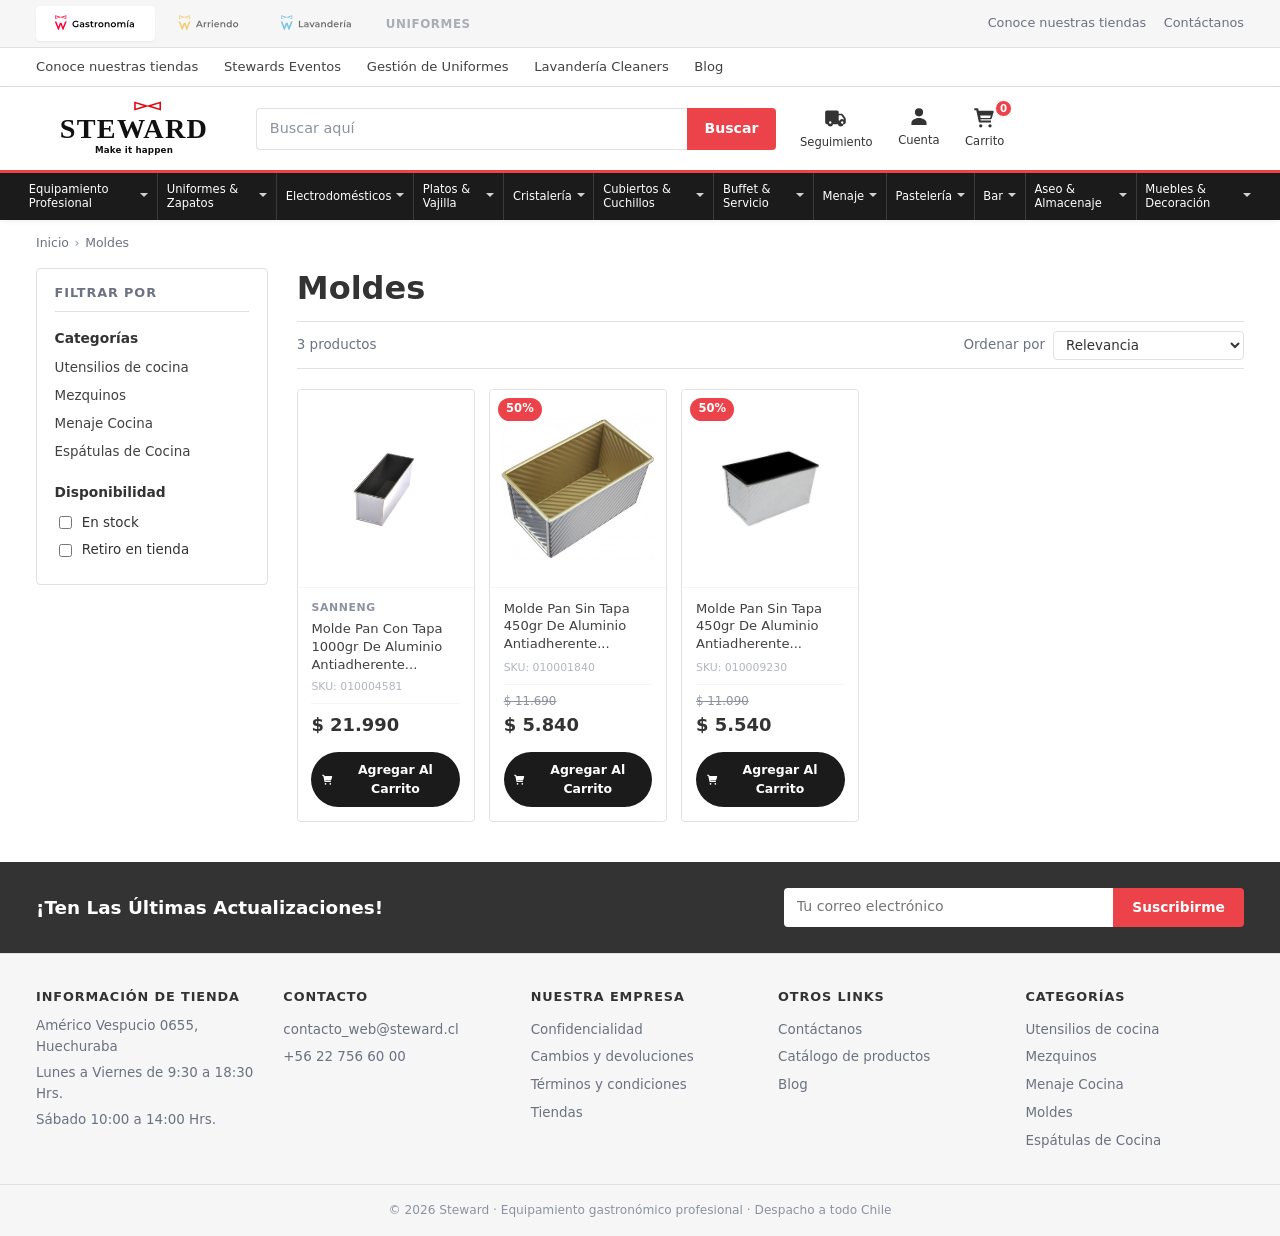
<file: moldes/index.html>
<!doctype html>
<html lang="es-CL">
<head>
<meta charset="utf-8">
<meta name="viewport" content="width=device-width, initial-scale=1">
<title>Moldes | Steward.cl</title>
<meta name="description" content="Moldes para hoteles, restaurantes y cafeterías. Equipamiento profesional con despacho a todo Chile.">
<!-- Replica de trabajo: se mantiene fuera de los buscadores para no competir con el
     sitio original por contenido duplicado. -->
<meta name="robots" content="noindex, nofollow">
<meta name="theme-color" content="#ec4249">
<meta property="og:type" content="website">
<meta property="og:site_name" content="Steward">
<meta property="og:locale" content="es_CL">
<meta property="og:title" content="Moldes | Steward.cl">
<meta property="og:description" content="Moldes para hoteles, restaurantes y cafeterías. Equipamiento profesional con despacho a todo Chile.">
<meta property="og:url" content="https://steward-demo-gopoint.onrender.com/moldes/">
<meta property="og:image" content="https://steward-demo-gopoint.onrender.com/img/moldes-molde-pan-aluminio-con-teflon-327x12x1.jpg">
<meta name="twitter:card" content="summary_large_image">
<meta name="twitter:image" content="https://steward-demo-gopoint.onrender.com/img/moldes-molde-pan-aluminio-con-teflon-327x12x1.jpg">
<link rel="icon" href="../img/favicon.svg" type="image/svg+xml">
<link rel="stylesheet" href="../assets/site.css">
<script type="application/ld+json">{"@context":"https://schema.org","@type":"BreadcrumbList","itemListElement":[{"@type":"ListItem","position":1,"name":"Inicio","item":"https://steward-demo-gopoint.onrender.com/"},{"@type":"ListItem","position":2,"name":"Moldes","item":"https://steward-demo-gopoint.onrender.com/moldes/"}]}</script>
<script type="application/ld+json">{"@context":"https://schema.org","@type":"CollectionPage","name":"Moldes | Steward.cl","url":"https://steward-demo-gopoint.onrender.com/moldes/","isPartOf":{"@id":"https://steward-demo-gopoint.onrender.com/#sitio"},"mainEntity":{"@type":"ItemList","numberOfItems":3,"itemListElement":[{"@type":"ListItem","position":1,"name":"Molde Pan Con Tapa 1000gr De Aluminio Antiadherente...","url":"https://steward-demo-gopoint.onrender.com/producto/molde-pan-con-tapa-1000gr-de-aluminio-antiadherente-586/"},{"@type":"ListItem","position":2,"name":"Molde Pan Sin Tapa 450gr De Aluminio Antiadherente...","url":"https://steward-demo-gopoint.onrender.com/producto/molde-pan-sin-tapa-450gr-de-aluminio-antiadherente-279/"},{"@type":"ListItem","position":3,"name":"Molde Pan Sin Tapa 450gr De Aluminio Antiadherente...","url":"https://steward-demo-gopoint.onrender.com/producto/molde-pan-sin-tapa-450gr-de-aluminio-antiadherente-1019/"}]}}</script>
</head>
<body class="p-cat">
<a class="saltar" href="#contenido">Saltar al contenido</a>
<div class="lineas">
  <div class="lineas__in">
    <ul class="lineas__ls"><li><a href="../"><img src="../img/cms/steward_gastronomia.svg" alt="Steward Gastronomía" width="120" height="30"></a></li><li><a href="https://arriendo.steward.cl/" rel="noopener"><img src="../img/cms/steward_arriendo.svg" alt="Steward Arriendo" width="120" height="30"></a></li><li><a href="https://lavanderia.steward.cl/" rel="noopener"><img src="../img/cms/steward-lavanderia.svg" alt="Steward Lavandería" width="120" height="30"></a></li><li><a href="https://uniformes.steward.cl/" rel="noopener"><span class="linea-txt">Uniformes</span></a></li></ul>
    <ul class="lineas__ac">
      <li><a href="../tiendas/">Conoce nuestras tiendas</a></li>
      <li><a href="../tiendas/">Contáctanos</a></li>
    </ul>
  </div>
</div>
<div class="barra2">
  <div class="barra2__in"><ul><li><a href="../">Conoce nuestras tiendas</a></li><li><a href="../">Stewards Eventos</a></li><li><a href="../">Gestión de Uniformes</a></li><li><a href="../">Lavandería Cleaners</a></li><li><a href="../">Blog</a></li></ul></div>
</div>
<header class="cab">
  <div class="cab__in">
    <a class="cab__logo" href="../" aria-label="Steward, inicio">
      <img src="../img/logo-steward.svg" alt="Steward — Make it happen"
           width="196" height="58">
    </a>
    <form class="busca" action="../" role="search">
      <label class="vh" for="q">Buscar en el catálogo</label>
      <input id="q" name="s" type="search" placeholder="Buscar aquí">
      <button type="submit">Buscar</button>
    </form>
    <ul class="cab__ac">
      <li><a href="../"><svg viewBox="0 0 24 24" width="26" height="26" aria-hidden="true"><path fill="currentColor" d="M2 6.5A1.5 1.5 0 0 1 3.5 5H13a1.5 1.5 0 0 1 1.5 1.5V8h2.7c.5 0 .96.25 1.24.66l2.3 3.4c.17.25.26.55.26.86v3.33c0 .8-.65 1.45-1.45 1.45h-.63a2.6 2.6 0 0 1-5.09 0H9.26a2.6 2.6 0 0 1-5.09 0H3.45C2.65 17.7 2 17.05 2 16.25V6.5Zm12.5 3v4.7h1.02a2.6 2.6 0 0 1 3.63-.5V12.6L16.9 9.5h-2.4ZM6.7 15.1a1.1 1.1 0 1 0 0 2.2 1.1 1.1 0 0 0 0-2.2Zm11.05 0a1.1 1.1 0 1 0 0 2.2 1.1 1.1 0 0 0 0-2.2Z"/></svg><span>Seguimiento</span></a></li>
      <li><a href="../"><svg viewBox="0 0 24 24" width="24" height="24" aria-hidden="true"><path fill="currentColor" d="M12 3.2a4.1 4.1 0 1 1 0 8.2 4.1 4.1 0 0 1 0-8.2Zm0 9.9c4.2 0 7.6 2.3 7.6 5.1V20H4.4v-1.8c0-2.8 3.4-5.1 7.6-5.1Z"/></svg><span>Cuenta</span></a></li>
      <li><a class="cab__carro" href="../"><svg viewBox="0 0 24 24" width="25" height="25" aria-hidden="true"><path fill="currentColor" d="M2.2 3.2h2.9c.5 0 .93.35 1.03.84l.28 1.36h13.4c.7 0 1.2.66 1 1.33l-1.9 6.2c-.14.45-.55.76-1.02.76H8.06l.26 1.26h9.9v1.9H7.55c-.5 0-.93-.35-1.03-.84L4.13 5.1H2.2V3.2Zm5.6 6.9.5 2.4h9.06l.74-2.4H7.8Zm.6 8.3a1.6 1.6 0 1 1 0 3.2 1.6 1.6 0 0 1 0-3.2Zm8.9 0a1.6 1.6 0 1 1 0 3.2 1.6 1.6 0 0 1 0-3.2Z"/></svg><b class="cnt">0</b>
        <span>Carrito</span></a></li>
    </ul>
  </div>
  <nav class="mega" aria-label="Categorías">
    <div class="mega__in"><ul><li><a href="../">Equipamiento Profesional</a></li><li><a href="../">Uniformes&nbsp;&amp; Zapatos</a></li><li><a href="../">Electrodomésticos</a></li><li><a href="../">Platos&nbsp;&amp; Vajilla</a></li><li><a href="../">Cristalería</a></li><li><a href="../">Cubiertos&nbsp;&amp; Cuchillos</a></li><li><a href="../">Buffet&nbsp;&amp; Servicio</a></li><li><a href="../menaje-cocina/" class="act">Menaje</a></li><li><a href="../moldes/" class="act">Pastelería</a></li><li><a href="../">Bar</a></li><li><a href="../">Aseo&nbsp;&amp; Almacenaje</a></li><li><a href="../">Muebles&nbsp;&amp; Decoración</a></li></ul></div>
  </nav>
</header>
<main id="contenido">
<nav class="migas" aria-label="Ruta de navegación"><ol><li><a href="../">Inicio</a></li><li aria-current="page">Moldes</li></ol></nav>
<div class="listado">
  <div class="listado__in">
    <aside class="filtros">
      <h2>Filtrar por</h2>
      <div class="filtros__g">
        <h3>Categorías</h3>
        <ul><li><a href="../utensilios-de-cocina/">Utensilios de cocina</a></li><li><a href="../mezquinos/">Mezquinos</a></li><li><a href="../menaje-cocina/">Menaje Cocina</a></li><li><a href="../espatulas-de-cocina/">Espátulas de Cocina</a></li></ul>
      </div>
      <div class="filtros__g">
        <h3>Disponibilidad</h3>
        <ul class="filtros__chk">
          <li><label><input type="checkbox"> En stock</label></li>
          <li><label><input type="checkbox"> Retiro en tienda</label></li>
        </ul>
      </div>
    </aside>
    <div class="listado__cuerpo">
      <h1>Moldes</h1>
      <div class="listado__barra">
        <p>3 productos</p>
        <label class="orden">Ordenar por
          <select><option>Relevancia</option><option>Precio: menor a mayor</option>
          <option>Precio: mayor a menor</option><option>Nombre A-Z</option></select>
        </label>
      </div>
      <div class="grid"><article class="prod">
  <a class="prod__link" href="../producto/molde-pan-con-tapa-1000gr-de-aluminio-antiadherente-586/">
    <div class="prod__foto">
      
      <img src="../img/moldes-molde-pan-aluminio-con-teflon-327x12x1.jpg" alt="Molde Pan Con Tapa 1000gr De Aluminio Antiadherente..."
           width="300" height="300" loading="lazy" decoding="async">
    </div>
    <div class="prod__cuerpo">
      <p class="prod__marca">Sanneng</p>
      <h3 class="prod__nombre">Molde Pan Con Tapa 1000gr De Aluminio Antiadherente...</h3>
      <p class="prod__sku">SKU: 010004581</p>
      <p class="prod__precios"><span class="prod__precio">$ 21.990</span></p>
    </div>
  </a>
  <button class="prod__btn" type="button" data-demo><svg viewBox="0 0 24 24" width="15" height="15" aria-hidden="true"><path fill="currentColor" d="M2.2 3.2h2.9c.5 0 .93.35 1.03.84l.28 1.36h13.4c.7 0 1.2.66 1 1.33l-1.9 6.2c-.14.45-.55.76-1.02.76H8.06l.26 1.26h9.9v1.9H7.55c-.5 0-.93-.35-1.03-.84L4.13 5.1H2.2V3.2Zm6.2 15.2a1.6 1.6 0 1 1 0 3.2 1.6 1.6 0 0 1 0-3.2Zm8.9 0a1.6 1.6 0 1 1 0 3.2 1.6 1.6 0 0 1 0-3.2Z"/></svg> Agregar Al Carrito</button>
</article><article class="prod">
  <a class="prod__link" href="../producto/molde-pan-sin-tapa-450gr-de-aluminio-antiadherente-279/">
    <div class="prod__foto">
      <span class="prod__dto">50%</span>
      <img src="../img/moldes-molde-pan-alum-10mm-sanneng-196x106x11.jpg" alt="Molde Pan Sin Tapa 450gr De Aluminio Antiadherente..."
           width="300" height="300" loading="lazy" decoding="async">
    </div>
    <div class="prod__cuerpo">
      
      <h3 class="prod__nombre">Molde Pan Sin Tapa 450gr De Aluminio Antiadherente...</h3>
      <p class="prod__sku">SKU: 010001840</p>
      <p class="prod__precios"><span class="prod__antes">$ 11.690</span><span class="prod__precio">$ 5.840</span></p>
    </div>
  </a>
  <button class="prod__btn" type="button" data-demo><svg viewBox="0 0 24 24" width="15" height="15" aria-hidden="true"><path fill="currentColor" d="M2.2 3.2h2.9c.5 0 .93.35 1.03.84l.28 1.36h13.4c.7 0 1.2.66 1 1.33l-1.9 6.2c-.14.45-.55.76-1.02.76H8.06l.26 1.26h9.9v1.9H7.55c-.5 0-.93-.35-1.03-.84L4.13 5.1H2.2V3.2Zm6.2 15.2a1.6 1.6 0 1 1 0 3.2 1.6 1.6 0 0 1 0-3.2Zm8.9 0a1.6 1.6 0 1 1 0 3.2 1.6 1.6 0 0 1 0-3.2Z"/></svg> Agregar Al Carrito</button>
</article><article class="prod">
  <a class="prod__link" href="../producto/molde-pan-sin-tapa-450gr-de-aluminio-antiadherente-1019/">
    <div class="prod__foto">
      <span class="prod__dto">50%</span>
      <img src="../img/moldes-molde-pan-450gr-rect-alum-10mm-sanneng.jpg" alt="Molde Pan Sin Tapa 450gr De Aluminio Antiadherente..."
           width="300" height="300" loading="lazy" decoding="async">
    </div>
    <div class="prod__cuerpo">
      
      <h3 class="prod__nombre">Molde Pan Sin Tapa 450gr De Aluminio Antiadherente...</h3>
      <p class="prod__sku">SKU: 010009230</p>
      <p class="prod__precios"><span class="prod__antes">$ 11.090</span><span class="prod__precio">$ 5.540</span></p>
    </div>
  </a>
  <button class="prod__btn" type="button" data-demo><svg viewBox="0 0 24 24" width="15" height="15" aria-hidden="true"><path fill="currentColor" d="M2.2 3.2h2.9c.5 0 .93.35 1.03.84l.28 1.36h13.4c.7 0 1.2.66 1 1.33l-1.9 6.2c-.14.45-.55.76-1.02.76H8.06l.26 1.26h9.9v1.9H7.55c-.5 0-.93-.35-1.03-.84L4.13 5.1H2.2V3.2Zm6.2 15.2a1.6 1.6 0 1 1 0 3.2 1.6 1.6 0 0 1 0-3.2Zm8.9 0a1.6 1.6 0 1 1 0 3.2 1.6 1.6 0 0 1 0-3.2Z"/></svg> Agregar Al Carrito</button>
</article></div>
    </div>
  </div>
</div>
</main>
<section class="news">
  <div class="news__in">
    <h2>¡Ten Las Últimas Actualizaciones!</h2>
    <form class="news__f" action="../">
      <label class="vh" for="mail">Correo electrónico</label>
      <input id="mail" type="email" placeholder="Tu correo electrónico" required>
      <button type="submit">Suscribirme</button>
    </form>
  </div>
</section>
<footer class="pie">
  <div class="pie__in">
    <div class="pie__col">
      <h2>Información de Tienda</h2>
      <p>Américo Vespucio 0655, Huechuraba</p>
      <p>Lunes a Viernes de 9:30 a 18:30 Hrs.</p>
      <p>Sábado 10:00 a 14:00 Hrs.</p>
    </div>
    <div class="pie__col">
      <h2>Contacto</h2>
      <ul>
        <li><a href="mailto:contacto_web@steward.cl">contacto_web@steward.cl</a></li>
        <li><a href="tel:+56227566000">+56 22 756 60 00</a></li>
      </ul>
    </div>
    <div class="pie__col">
      <h2>Nuestra Empresa</h2>
      <ul><li><a href="../">Confidencialidad</a></li><li><a href="../">Cambios y devoluciones</a></li><li><a href="../">Términos y condiciones</a></li><li><a href="../tiendas/">Tiendas</a></li></ul>
    </div>
    <div class="pie__col">
      <h2>Otros Links</h2>
      <ul><li><a href="../">Contáctanos</a></li><li><a href="../">Catálogo de productos</a></li><li><a href="../">Blog</a></li></ul>
    </div>
    <div class="pie__col">
      <h2>Categorías</h2>
      <ul><li><a href="../utensilios-de-cocina/">Utensilios de cocina</a></li><li><a href="../mezquinos/">Mezquinos</a></li><li><a href="../menaje-cocina/">Menaje Cocina</a></li><li><a href="../moldes/">Moldes</a></li><li><a href="../espatulas-de-cocina/">Espátulas de Cocina</a></li></ul>
    </div>
  </div>
  <div class="pie__legal">
    <p>© 2026 Steward · Equipamiento gastronómico profesional · Despacho a todo Chile</p>
  </div>
</footer>
<script src="../assets/app.js" defer></script>
</body>
</html>
</file>
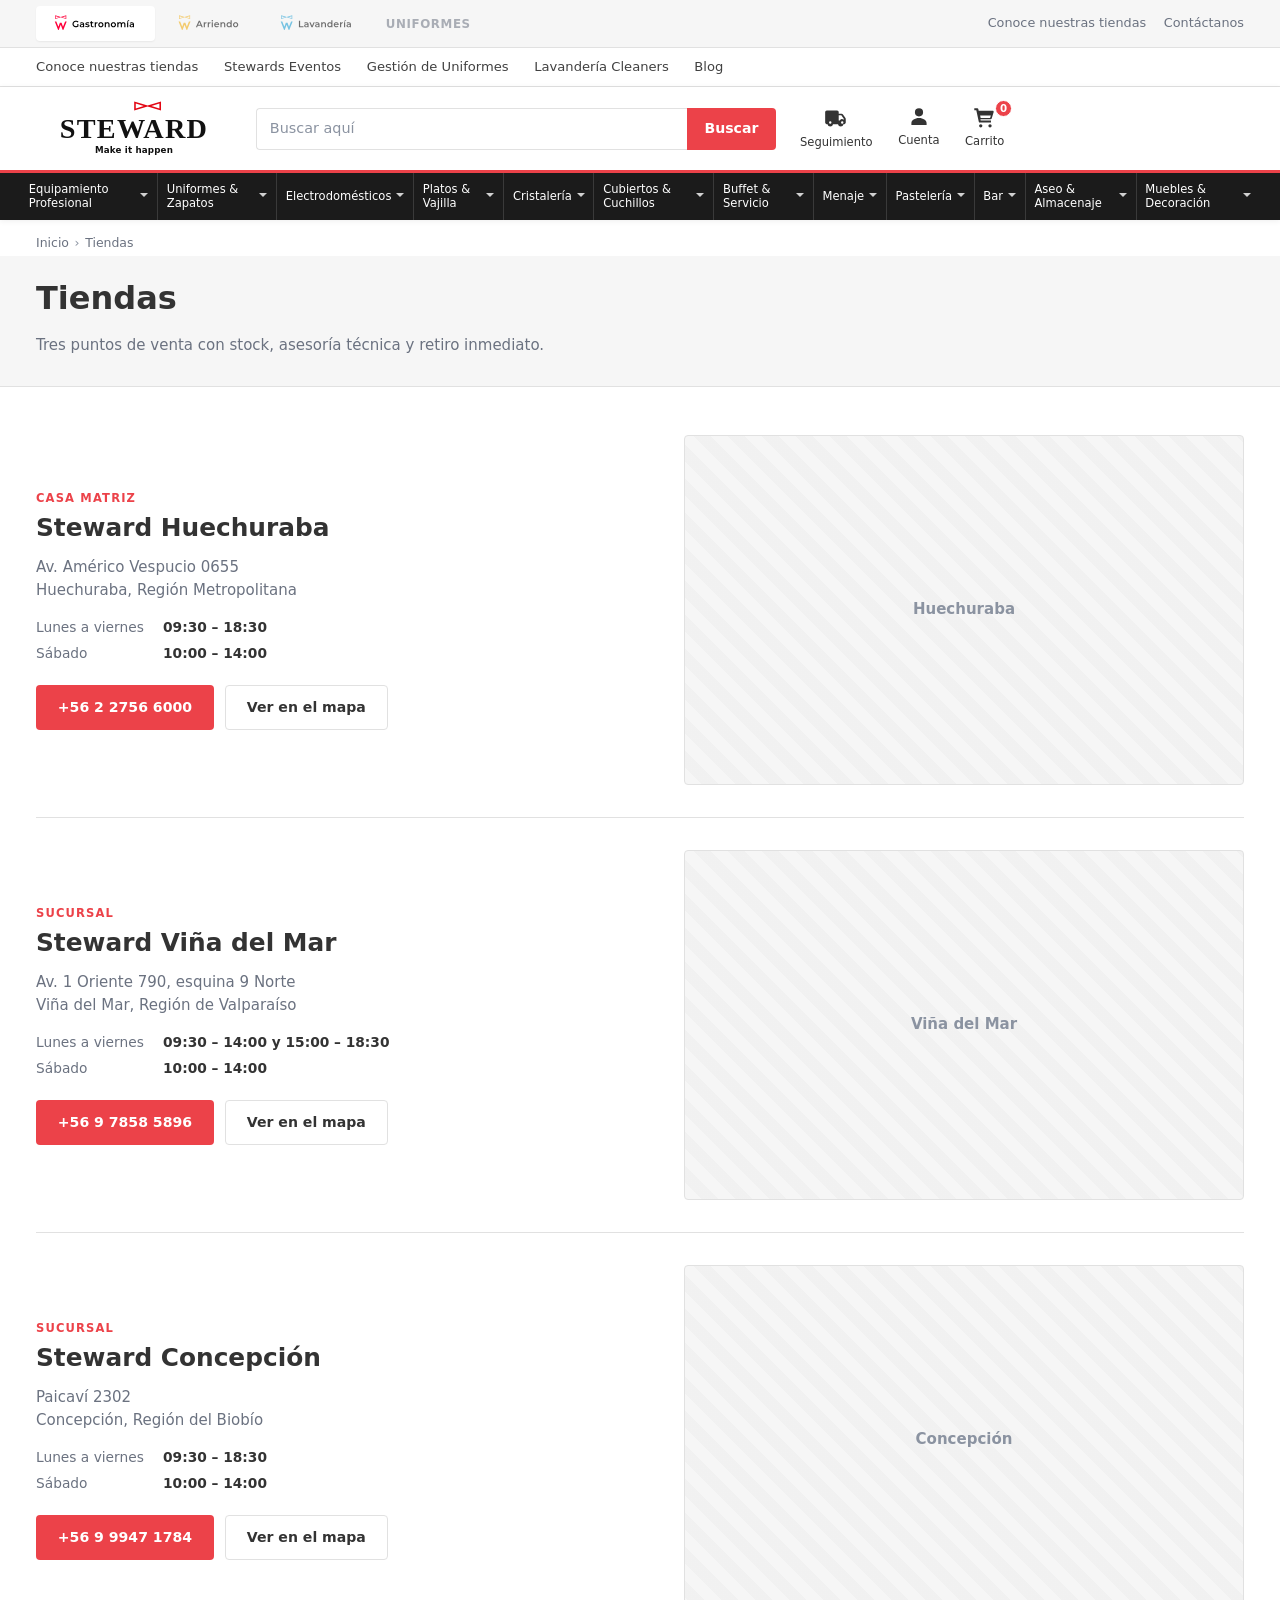
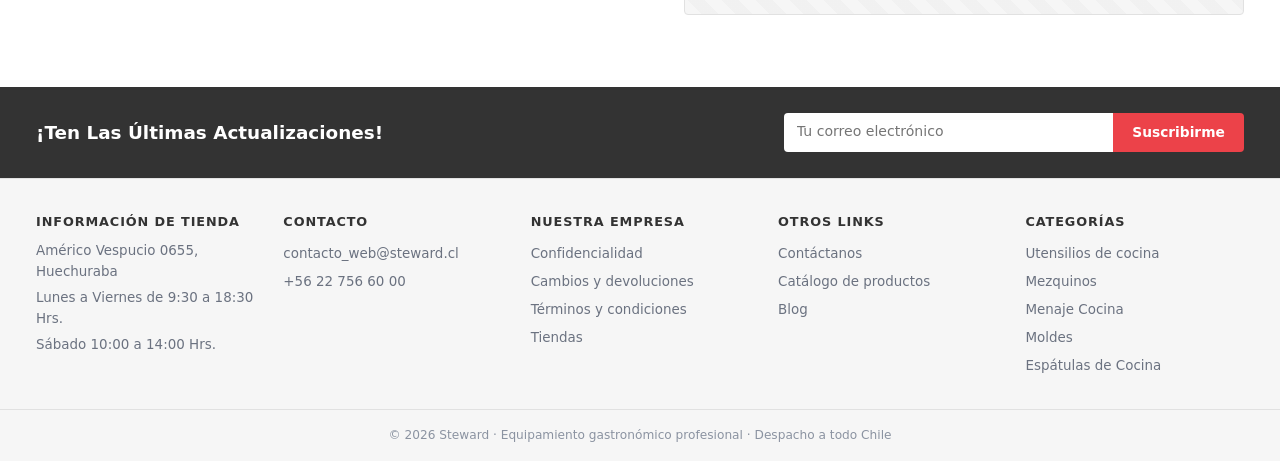
<file: tiendas/index.html>
<!doctype html>
<html lang="es-CL">
<head>
<meta charset="utf-8">
<meta name="viewport" content="width=device-width, initial-scale=1">
<title>Tiendas | Steward</title>
<meta name="description" content="Direcciones, teléfonos y horarios de las tiendas Steward en Huechuraba, Viña del Mar y Concepción.">
<!-- Replica de trabajo: se mantiene fuera de los buscadores para no competir con el
     sitio original por contenido duplicado. -->
<meta name="robots" content="noindex, nofollow">
<meta name="theme-color" content="#ec4249">
<meta property="og:type" content="website">
<meta property="og:site_name" content="Steward">
<meta property="og:locale" content="es_CL">
<meta property="og:title" content="Tiendas | Steward">
<meta property="og:description" content="Direcciones, teléfonos y horarios de las tiendas Steward en Huechuraba, Viña del Mar y Concepción.">
<meta property="og:url" content="https://steward-demo-gopoint.onrender.com/tiendas/">
<meta property="og:image" content="https://steward-demo-gopoint.onrender.com/img/og-default.jpg">
<meta name="twitter:card" content="summary_large_image">
<meta name="twitter:image" content="https://steward-demo-gopoint.onrender.com/img/og-default.jpg">
<link rel="icon" href="../img/favicon.svg" type="image/svg+xml">
<link rel="stylesheet" href="../assets/site.css">
<script type="application/ld+json">{"@context":"https://schema.org","@type":"BreadcrumbList","itemListElement":[{"@type":"ListItem","position":1,"name":"Inicio","item":"https://steward-demo-gopoint.onrender.com/"},{"@type":"ListItem","position":2,"name":"Tiendas","item":"https://steward-demo-gopoint.onrender.com/tiendas/"}]}</script>
<script type="application/ld+json">{"@context":"https://schema.org","@type":"Store","@id":"https://steward-demo-gopoint.onrender.com/tiendas/#huechuraba","name":"Steward Huechuraba","parentOrganization":{"@id":"https://steward-demo-gopoint.onrender.com/#organizacion"},"url":"https://steward-demo-gopoint.onrender.com/tiendas/#huechuraba","telephone":"+56227566000","image":"https://steward-demo-gopoint.onrender.com/img/og-default.jpg","address":{"@type":"PostalAddress","streetAddress":"Av. Américo Vespucio 0655","addressLocality":"Huechuraba","addressRegion":"Región Metropolitana","addressCountry":"CL"},"geo":{"@type":"GeoCoordinates","latitude":-33.3815748,"longitude":-70.6423624},"openingHours":["Mo-Fr 09:30-18:30","Sa 10:00-14:00"],"priceRange":"$$"}</script>
<script type="application/ld+json">{"@context":"https://schema.org","@type":"Store","@id":"https://steward-demo-gopoint.onrender.com/tiendas/#vina-del-mar","name":"Steward Viña del Mar","parentOrganization":{"@id":"https://steward-demo-gopoint.onrender.com/#organizacion"},"url":"https://steward-demo-gopoint.onrender.com/tiendas/#vina-del-mar","telephone":"+56978585896","image":"https://steward-demo-gopoint.onrender.com/img/og-default.jpg","address":{"@type":"PostalAddress","streetAddress":"Av. 1 Oriente 790, esquina 9 Norte","addressLocality":"Viña del Mar","addressRegion":"Región de Valparaíso","addressCountry":"CL"},"geo":{"@type":"GeoCoordinates","latitude":-33.0153,"longitude":-71.55},"openingHours":["Mo-Fr 09:30-18:30","Sa 10:00-14:00"],"priceRange":"$$"}</script>
<script type="application/ld+json">{"@context":"https://schema.org","@type":"Store","@id":"https://steward-demo-gopoint.onrender.com/tiendas/#concepcion","name":"Steward Concepción","parentOrganization":{"@id":"https://steward-demo-gopoint.onrender.com/#organizacion"},"url":"https://steward-demo-gopoint.onrender.com/tiendas/#concepcion","telephone":"+56999471784","image":"https://steward-demo-gopoint.onrender.com/img/og-default.jpg","address":{"@type":"PostalAddress","streetAddress":"Paicaví 2302","addressLocality":"Concepción","addressRegion":"Región del Biobío","addressCountry":"CL"},"geo":{"@type":"GeoCoordinates","latitude":-36.8154,"longitude":-73.0525},"openingHours":["Mo-Fr 09:30-18:30","Sa 10:00-14:00"],"priceRange":"$$"}</script>
</head>
<body class="p-tiendas">
<a class="saltar" href="#contenido">Saltar al contenido</a>
<div class="lineas">
  <div class="lineas__in">
    <ul class="lineas__ls"><li><a href="../"><img src="../img/cms/steward_gastronomia.svg" alt="Steward Gastronomía" width="120" height="30"></a></li><li><a href="https://arriendo.steward.cl/" rel="noopener"><img src="../img/cms/steward_arriendo.svg" alt="Steward Arriendo" width="120" height="30"></a></li><li><a href="https://lavanderia.steward.cl/" rel="noopener"><img src="../img/cms/steward-lavanderia.svg" alt="Steward Lavandería" width="120" height="30"></a></li><li><a href="https://uniformes.steward.cl/" rel="noopener"><span class="linea-txt">Uniformes</span></a></li></ul>
    <ul class="lineas__ac">
      <li><a href="../tiendas/">Conoce nuestras tiendas</a></li>
      <li><a href="../tiendas/">Contáctanos</a></li>
    </ul>
  </div>
</div>
<div class="barra2">
  <div class="barra2__in"><ul><li><a href="../">Conoce nuestras tiendas</a></li><li><a href="../">Stewards Eventos</a></li><li><a href="../">Gestión de Uniformes</a></li><li><a href="../">Lavandería Cleaners</a></li><li><a href="../">Blog</a></li></ul></div>
</div>
<header class="cab">
  <div class="cab__in">
    <a class="cab__logo" href="../" aria-label="Steward, inicio">
      <img src="../img/logo-steward.svg" alt="Steward — Make it happen"
           width="196" height="58">
    </a>
    <form class="busca" action="../" role="search">
      <label class="vh" for="q">Buscar en el catálogo</label>
      <input id="q" name="s" type="search" placeholder="Buscar aquí">
      <button type="submit">Buscar</button>
    </form>
    <ul class="cab__ac">
      <li><a href="../"><svg viewBox="0 0 24 24" width="26" height="26" aria-hidden="true"><path fill="currentColor" d="M2 6.5A1.5 1.5 0 0 1 3.5 5H13a1.5 1.5 0 0 1 1.5 1.5V8h2.7c.5 0 .96.25 1.24.66l2.3 3.4c.17.25.26.55.26.86v3.33c0 .8-.65 1.45-1.45 1.45h-.63a2.6 2.6 0 0 1-5.09 0H9.26a2.6 2.6 0 0 1-5.09 0H3.45C2.65 17.7 2 17.05 2 16.25V6.5Zm12.5 3v4.7h1.02a2.6 2.6 0 0 1 3.63-.5V12.6L16.9 9.5h-2.4ZM6.7 15.1a1.1 1.1 0 1 0 0 2.2 1.1 1.1 0 0 0 0-2.2Zm11.05 0a1.1 1.1 0 1 0 0 2.2 1.1 1.1 0 0 0 0-2.2Z"/></svg><span>Seguimiento</span></a></li>
      <li><a href="../"><svg viewBox="0 0 24 24" width="24" height="24" aria-hidden="true"><path fill="currentColor" d="M12 3.2a4.1 4.1 0 1 1 0 8.2 4.1 4.1 0 0 1 0-8.2Zm0 9.9c4.2 0 7.6 2.3 7.6 5.1V20H4.4v-1.8c0-2.8 3.4-5.1 7.6-5.1Z"/></svg><span>Cuenta</span></a></li>
      <li><a class="cab__carro" href="../"><svg viewBox="0 0 24 24" width="25" height="25" aria-hidden="true"><path fill="currentColor" d="M2.2 3.2h2.9c.5 0 .93.35 1.03.84l.28 1.36h13.4c.7 0 1.2.66 1 1.33l-1.9 6.2c-.14.45-.55.76-1.02.76H8.06l.26 1.26h9.9v1.9H7.55c-.5 0-.93-.35-1.03-.84L4.13 5.1H2.2V3.2Zm5.6 6.9.5 2.4h9.06l.74-2.4H7.8Zm.6 8.3a1.6 1.6 0 1 1 0 3.2 1.6 1.6 0 0 1 0-3.2Zm8.9 0a1.6 1.6 0 1 1 0 3.2 1.6 1.6 0 0 1 0-3.2Z"/></svg><b class="cnt">0</b>
        <span>Carrito</span></a></li>
    </ul>
  </div>
  <nav class="mega" aria-label="Categorías">
    <div class="mega__in"><ul><li><a href="../">Equipamiento Profesional</a></li><li><a href="../">Uniformes&nbsp;&amp; Zapatos</a></li><li><a href="../">Electrodomésticos</a></li><li><a href="../">Platos&nbsp;&amp; Vajilla</a></li><li><a href="../">Cristalería</a></li><li><a href="../">Cubiertos&nbsp;&amp; Cuchillos</a></li><li><a href="../">Buffet&nbsp;&amp; Servicio</a></li><li><a href="../menaje-cocina/" class="act">Menaje</a></li><li><a href="../moldes/" class="act">Pastelería</a></li><li><a href="../">Bar</a></li><li><a href="../">Aseo&nbsp;&amp; Almacenaje</a></li><li><a href="../">Muebles&nbsp;&amp; Decoración</a></li></ul></div>
  </nav>
</header>
<main id="contenido">
<nav class="migas" aria-label="Ruta de navegación"><ol><li><a href="../">Inicio</a></li><li aria-current="page">Tiendas</li></ol></nav>
<div class="cab-pag"><div class="cab-pag__in"><h1>Tiendas</h1>
  <p>Tres puntos de venta con stock, asesoría técnica y retiro inmediato.</p></div></div>
<div class="tiendas"><section class="tienda" id="huechuraba">
      <div class="tienda__txt">
        <p class="tienda__rot">Casa matriz</p>
        <h2>Steward Huechuraba</h2>
        <p class="tienda__dir">Av. Américo Vespucio 0655<br>Huechuraba, Región Metropolitana</p>
        <dl class="tienda__hor"><dt>Lunes a viernes</dt><dd>09:30 – 18:30</dd><dt>Sábado</dt><dd>10:00 – 14:00</dd></dl>
        <p class="tienda__acc">
          <a class="btn btn--pri" href="tel:+56227566000">+56 2 2756 6000</a>
          <a class="btn btn--sec" rel="noopener" target="_blank"
             href="https://www.google.com/maps/search/?api=1&amp;query=-33.3815748,-70.6423624">Ver en el mapa</a>
        </p>
      </div>
      <div class="tienda__mapa" aria-hidden="true">
        <div class="mapa-ph"><span>Huechuraba</span></div>
      </div>
    </section><section class="tienda" id="vina-del-mar">
      <div class="tienda__txt">
        <p class="tienda__rot">Sucursal</p>
        <h2>Steward Viña del Mar</h2>
        <p class="tienda__dir">Av. 1 Oriente 790, esquina 9 Norte<br>Viña del Mar, Región de Valparaíso</p>
        <dl class="tienda__hor"><dt>Lunes a viernes</dt><dd>09:30 – 14:00 y 15:00 – 18:30</dd><dt>Sábado</dt><dd>10:00 – 14:00</dd></dl>
        <p class="tienda__acc">
          <a class="btn btn--pri" href="tel:+56978585896">+56 9 7858 5896</a>
          <a class="btn btn--sec" rel="noopener" target="_blank"
             href="https://www.google.com/maps/search/?api=1&amp;query=-33.0153,-71.55">Ver en el mapa</a>
        </p>
      </div>
      <div class="tienda__mapa" aria-hidden="true">
        <div class="mapa-ph"><span>Viña del Mar</span></div>
      </div>
    </section><section class="tienda" id="concepcion">
      <div class="tienda__txt">
        <p class="tienda__rot">Sucursal</p>
        <h2>Steward Concepción</h2>
        <p class="tienda__dir">Paicaví 2302<br>Concepción, Región del Biobío</p>
        <dl class="tienda__hor"><dt>Lunes a viernes</dt><dd>09:30 – 18:30</dd><dt>Sábado</dt><dd>10:00 – 14:00</dd></dl>
        <p class="tienda__acc">
          <a class="btn btn--pri" href="tel:+56999471784">+56 9 9947 1784</a>
          <a class="btn btn--sec" rel="noopener" target="_blank"
             href="https://www.google.com/maps/search/?api=1&amp;query=-36.8154,-73.0525">Ver en el mapa</a>
        </p>
      </div>
      <div class="tienda__mapa" aria-hidden="true">
        <div class="mapa-ph"><span>Concepción</span></div>
      </div>
    </section></div>
</main>
<section class="news">
  <div class="news__in">
    <h2>¡Ten Las Últimas Actualizaciones!</h2>
    <form class="news__f" action="../">
      <label class="vh" for="mail">Correo electrónico</label>
      <input id="mail" type="email" placeholder="Tu correo electrónico" required>
      <button type="submit">Suscribirme</button>
    </form>
  </div>
</section>
<footer class="pie">
  <div class="pie__in">
    <div class="pie__col">
      <h2>Información de Tienda</h2>
      <p>Américo Vespucio 0655, Huechuraba</p>
      <p>Lunes a Viernes de 9:30 a 18:30 Hrs.</p>
      <p>Sábado 10:00 a 14:00 Hrs.</p>
    </div>
    <div class="pie__col">
      <h2>Contacto</h2>
      <ul>
        <li><a href="mailto:contacto_web@steward.cl">contacto_web@steward.cl</a></li>
        <li><a href="tel:+56227566000">+56 22 756 60 00</a></li>
      </ul>
    </div>
    <div class="pie__col">
      <h2>Nuestra Empresa</h2>
      <ul><li><a href="../">Confidencialidad</a></li><li><a href="../">Cambios y devoluciones</a></li><li><a href="../">Términos y condiciones</a></li><li><a href="../tiendas/">Tiendas</a></li></ul>
    </div>
    <div class="pie__col">
      <h2>Otros Links</h2>
      <ul><li><a href="../">Contáctanos</a></li><li><a href="../">Catálogo de productos</a></li><li><a href="../">Blog</a></li></ul>
    </div>
    <div class="pie__col">
      <h2>Categorías</h2>
      <ul><li><a href="../utensilios-de-cocina/">Utensilios de cocina</a></li><li><a href="../mezquinos/">Mezquinos</a></li><li><a href="../menaje-cocina/">Menaje Cocina</a></li><li><a href="../moldes/">Moldes</a></li><li><a href="../espatulas-de-cocina/">Espátulas de Cocina</a></li></ul>
    </div>
  </div>
  <div class="pie__legal">
    <p>© 2026 Steward · Equipamiento gastronómico profesional · Despacho a todo Chile</p>
  </div>
</footer>
<script src="../assets/app.js" defer></script>
</body>
</html>
</file>
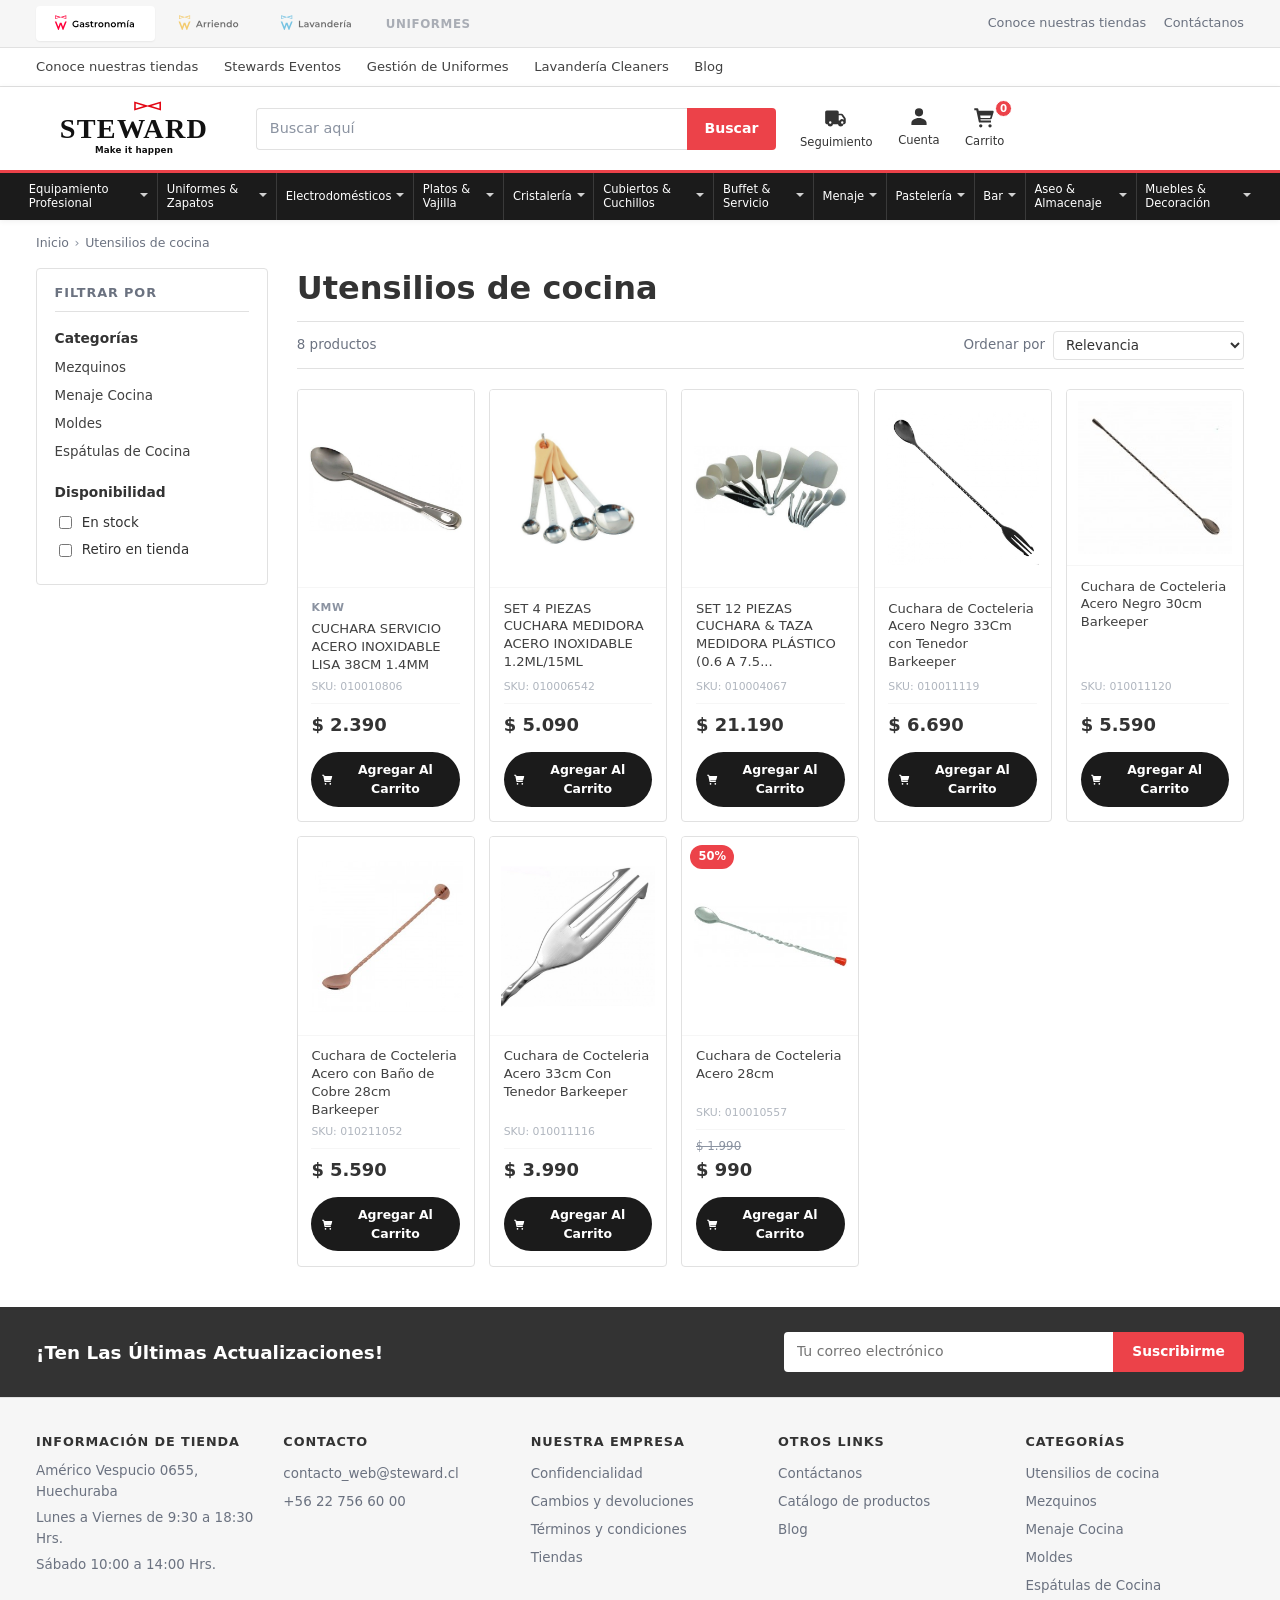
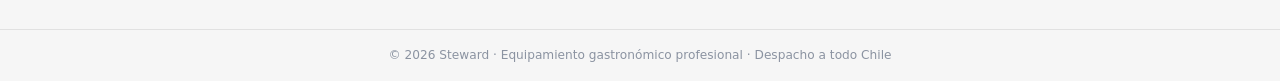
<file: utensilios-de-cocina/index.html>
<!doctype html>
<html lang="es-CL">
<head>
<meta charset="utf-8">
<meta name="viewport" content="width=device-width, initial-scale=1">
<title>Utensilios de cocina | Cuchillos, tenazas</title>
<meta name="description" content="Utensilios de cocina para hoteles, restaurantes y cafeterías. Equipamiento profesional con despacho a todo Chile.">
<!-- Replica de trabajo: se mantiene fuera de los buscadores para no competir con el
     sitio original por contenido duplicado. -->
<meta name="robots" content="noindex, nofollow">
<meta name="theme-color" content="#ec4249">
<meta property="og:type" content="website">
<meta property="og:site_name" content="Steward">
<meta property="og:locale" content="es_CL">
<meta property="og:title" content="Utensilios de cocina | Cuchillos, tenazas">
<meta property="og:description" content="Utensilios de cocina para hoteles, restaurantes y cafeterías. Equipamiento profesional con despacho a todo Chile.">
<meta property="og:url" content="https://steward-demo-gopoint.onrender.com/utensilios-de-cocina/">
<meta property="og:image" content="https://steward-demo-gopoint.onrender.com/img/utensilios-de-cocina-cuchara-servicio-inox-38cm-kmw.jpg">
<meta name="twitter:card" content="summary_large_image">
<meta name="twitter:image" content="https://steward-demo-gopoint.onrender.com/img/utensilios-de-cocina-cuchara-servicio-inox-38cm-kmw.jpg">
<link rel="icon" href="../img/favicon.svg" type="image/svg+xml">
<link rel="stylesheet" href="../assets/site.css">
<script type="application/ld+json">{"@context":"https://schema.org","@type":"BreadcrumbList","itemListElement":[{"@type":"ListItem","position":1,"name":"Inicio","item":"https://steward-demo-gopoint.onrender.com/"},{"@type":"ListItem","position":2,"name":"Utensilios de cocina","item":"https://steward-demo-gopoint.onrender.com/utensilios-de-cocina/"}]}</script>
<script type="application/ld+json">{"@context":"https://schema.org","@type":"CollectionPage","name":"Utensilios de cocina | Cuchillos, tenazas","url":"https://steward-demo-gopoint.onrender.com/utensilios-de-cocina/","isPartOf":{"@id":"https://steward-demo-gopoint.onrender.com/#sitio"},"mainEntity":{"@type":"ItemList","numberOfItems":8,"itemListElement":[{"@type":"ListItem","position":1,"name":"CUCHARA SERVICIO ACERO INOXIDABLE LISA 38CM 1.4MM","url":"https://steward-demo-gopoint.onrender.com/producto/cuchara-servicio-acero-inoxidable-lisa-38cm-1-4mm-1516/"},{"@type":"ListItem","position":2,"name":"SET 4 PIEZAS CUCHARA MEDIDORA ACERO INOXIDABLE 1.2ML/15ML","url":"https://steward-demo-gopoint.onrender.com/producto/set-4-piezas-cuchara-medidora-acero-inoxidable-1-2ml-15ml-840/"},{"@type":"ListItem","position":3,"name":"SET 12 PIEZAS CUCHARA & TAZA MEDIDORA PLÁSTICO (0.6 A 7.5...","url":"https://steward-demo-gopoint.onrender.com/producto/set-12-piezas-cuchara-taza-medidora-pl-stico-0-6-a-7-5-524/"},{"@type":"ListItem","position":4,"name":"Cuchara de Cocteleria Acero Negro 33Cm con Tenedor Barkeeper","url":"https://steward-demo-gopoint.onrender.com/producto/cuchara-de-cocteleria-acero-negro-33cm-con-tenedor-barkeeper-1622/"},{"@type":"ListItem","position":5,"name":"Cuchara de Cocteleria Acero Negro 30cm Barkeeper","url":"https://steward-demo-gopoint.onrender.com/producto/cuchara-de-cocteleria-acero-negro-30cm-barkeeper-1623/"},{"@type":"ListItem","position":6,"name":"Cuchara de Cocteleria Acero con Baño de Cobre 28cm Barkeeper","url":"https://steward-demo-gopoint.onrender.com/producto/cuchara-de-cocteleria-acero-con-ba-o-de-cobre-28cm-barkeeper-1771/"},{"@type":"ListItem","position":7,"name":"Cuchara de Cocteleria Acero 33cm Con Tenedor Barkeeper","url":"https://steward-demo-gopoint.onrender.com/producto/cuchara-de-cocteleria-acero-33cm-con-tenedor-barkeeper-1619/"},{"@type":"ListItem","position":8,"name":"Cuchara de Cocteleria Acero 28cm","url":"https://steward-demo-gopoint.onrender.com/producto/cuchara-de-cocteleria-acero-28cm-1371/"}]}}</script>
</head>
<body class="p-cat">
<a class="saltar" href="#contenido">Saltar al contenido</a>
<div class="lineas">
  <div class="lineas__in">
    <ul class="lineas__ls"><li><a href="../"><img src="../img/cms/steward_gastronomia.svg" alt="Steward Gastronomía" width="120" height="30"></a></li><li><a href="https://arriendo.steward.cl/" rel="noopener"><img src="../img/cms/steward_arriendo.svg" alt="Steward Arriendo" width="120" height="30"></a></li><li><a href="https://lavanderia.steward.cl/" rel="noopener"><img src="../img/cms/steward-lavanderia.svg" alt="Steward Lavandería" width="120" height="30"></a></li><li><a href="https://uniformes.steward.cl/" rel="noopener"><span class="linea-txt">Uniformes</span></a></li></ul>
    <ul class="lineas__ac">
      <li><a href="../tiendas/">Conoce nuestras tiendas</a></li>
      <li><a href="../tiendas/">Contáctanos</a></li>
    </ul>
  </div>
</div>
<div class="barra2">
  <div class="barra2__in"><ul><li><a href="../">Conoce nuestras tiendas</a></li><li><a href="../">Stewards Eventos</a></li><li><a href="../">Gestión de Uniformes</a></li><li><a href="../">Lavandería Cleaners</a></li><li><a href="../">Blog</a></li></ul></div>
</div>
<header class="cab">
  <div class="cab__in">
    <a class="cab__logo" href="../" aria-label="Steward, inicio">
      <img src="../img/logo-steward.svg" alt="Steward — Make it happen"
           width="196" height="58">
    </a>
    <form class="busca" action="../" role="search">
      <label class="vh" for="q">Buscar en el catálogo</label>
      <input id="q" name="s" type="search" placeholder="Buscar aquí">
      <button type="submit">Buscar</button>
    </form>
    <ul class="cab__ac">
      <li><a href="../"><svg viewBox="0 0 24 24" width="26" height="26" aria-hidden="true"><path fill="currentColor" d="M2 6.5A1.5 1.5 0 0 1 3.5 5H13a1.5 1.5 0 0 1 1.5 1.5V8h2.7c.5 0 .96.25 1.24.66l2.3 3.4c.17.25.26.55.26.86v3.33c0 .8-.65 1.45-1.45 1.45h-.63a2.6 2.6 0 0 1-5.09 0H9.26a2.6 2.6 0 0 1-5.09 0H3.45C2.65 17.7 2 17.05 2 16.25V6.5Zm12.5 3v4.7h1.02a2.6 2.6 0 0 1 3.63-.5V12.6L16.9 9.5h-2.4ZM6.7 15.1a1.1 1.1 0 1 0 0 2.2 1.1 1.1 0 0 0 0-2.2Zm11.05 0a1.1 1.1 0 1 0 0 2.2 1.1 1.1 0 0 0 0-2.2Z"/></svg><span>Seguimiento</span></a></li>
      <li><a href="../"><svg viewBox="0 0 24 24" width="24" height="24" aria-hidden="true"><path fill="currentColor" d="M12 3.2a4.1 4.1 0 1 1 0 8.2 4.1 4.1 0 0 1 0-8.2Zm0 9.9c4.2 0 7.6 2.3 7.6 5.1V20H4.4v-1.8c0-2.8 3.4-5.1 7.6-5.1Z"/></svg><span>Cuenta</span></a></li>
      <li><a class="cab__carro" href="../"><svg viewBox="0 0 24 24" width="25" height="25" aria-hidden="true"><path fill="currentColor" d="M2.2 3.2h2.9c.5 0 .93.35 1.03.84l.28 1.36h13.4c.7 0 1.2.66 1 1.33l-1.9 6.2c-.14.45-.55.76-1.02.76H8.06l.26 1.26h9.9v1.9H7.55c-.5 0-.93-.35-1.03-.84L4.13 5.1H2.2V3.2Zm5.6 6.9.5 2.4h9.06l.74-2.4H7.8Zm.6 8.3a1.6 1.6 0 1 1 0 3.2 1.6 1.6 0 0 1 0-3.2Zm8.9 0a1.6 1.6 0 1 1 0 3.2 1.6 1.6 0 0 1 0-3.2Z"/></svg><b class="cnt">0</b>
        <span>Carrito</span></a></li>
    </ul>
  </div>
  <nav class="mega" aria-label="Categorías">
    <div class="mega__in"><ul><li><a href="../">Equipamiento Profesional</a></li><li><a href="../">Uniformes&nbsp;&amp; Zapatos</a></li><li><a href="../">Electrodomésticos</a></li><li><a href="../">Platos&nbsp;&amp; Vajilla</a></li><li><a href="../">Cristalería</a></li><li><a href="../">Cubiertos&nbsp;&amp; Cuchillos</a></li><li><a href="../">Buffet&nbsp;&amp; Servicio</a></li><li><a href="../menaje-cocina/" class="act">Menaje</a></li><li><a href="../moldes/" class="act">Pastelería</a></li><li><a href="../">Bar</a></li><li><a href="../">Aseo&nbsp;&amp; Almacenaje</a></li><li><a href="../">Muebles&nbsp;&amp; Decoración</a></li></ul></div>
  </nav>
</header>
<main id="contenido">
<nav class="migas" aria-label="Ruta de navegación"><ol><li><a href="../">Inicio</a></li><li aria-current="page">Utensilios de cocina</li></ol></nav>
<div class="listado">
  <div class="listado__in">
    <aside class="filtros">
      <h2>Filtrar por</h2>
      <div class="filtros__g">
        <h3>Categorías</h3>
        <ul><li><a href="../mezquinos/">Mezquinos</a></li><li><a href="../menaje-cocina/">Menaje Cocina</a></li><li><a href="../moldes/">Moldes</a></li><li><a href="../espatulas-de-cocina/">Espátulas de Cocina</a></li></ul>
      </div>
      <div class="filtros__g">
        <h3>Disponibilidad</h3>
        <ul class="filtros__chk">
          <li><label><input type="checkbox"> En stock</label></li>
          <li><label><input type="checkbox"> Retiro en tienda</label></li>
        </ul>
      </div>
    </aside>
    <div class="listado__cuerpo">
      <h1>Utensilios de cocina</h1>
      <div class="listado__barra">
        <p>8 productos</p>
        <label class="orden">Ordenar por
          <select><option>Relevancia</option><option>Precio: menor a mayor</option>
          <option>Precio: mayor a menor</option><option>Nombre A-Z</option></select>
        </label>
      </div>
      <div class="grid"><article class="prod">
  <a class="prod__link" href="../producto/cuchara-servicio-acero-inoxidable-lisa-38cm-1-4mm-1516/">
    <div class="prod__foto">
      
      <img src="../img/utensilios-de-cocina-cuchara-servicio-inox-38cm-kmw.jpg" alt="CUCHARA SERVICIO ACERO INOXIDABLE LISA 38CM 1.4MM"
           width="300" height="300" loading="lazy" decoding="async">
    </div>
    <div class="prod__cuerpo">
      <p class="prod__marca">Kmw</p>
      <h3 class="prod__nombre">CUCHARA SERVICIO ACERO INOXIDABLE LISA 38CM 1.4MM</h3>
      <p class="prod__sku">SKU: 010010806</p>
      <p class="prod__precios"><span class="prod__precio">$ 2.390</span></p>
    </div>
  </a>
  <button class="prod__btn" type="button" data-demo><svg viewBox="0 0 24 24" width="15" height="15" aria-hidden="true"><path fill="currentColor" d="M2.2 3.2h2.9c.5 0 .93.35 1.03.84l.28 1.36h13.4c.7 0 1.2.66 1 1.33l-1.9 6.2c-.14.45-.55.76-1.02.76H8.06l.26 1.26h9.9v1.9H7.55c-.5 0-.93-.35-1.03-.84L4.13 5.1H2.2V3.2Zm6.2 15.2a1.6 1.6 0 1 1 0 3.2 1.6 1.6 0 0 1 0-3.2Zm8.9 0a1.6 1.6 0 1 1 0 3.2 1.6 1.6 0 0 1 0-3.2Z"/></svg> Agregar Al Carrito</button>
</article><article class="prod">
  <a class="prod__link" href="../producto/set-4-piezas-cuchara-medidora-acero-inoxidable-1-2ml-15ml-840/">
    <div class="prod__foto">
      
      <img src="../img/utensilios-de-cocina-cuchara-medidora-inox-12ml15ml-sanneng.jpg" alt="SET 4 PIEZAS CUCHARA MEDIDORA ACERO INOXIDABLE 1.2ML/15ML"
           width="300" height="300" loading="lazy" decoding="async">
    </div>
    <div class="prod__cuerpo">
      
      <h3 class="prod__nombre">SET 4 PIEZAS CUCHARA MEDIDORA ACERO INOXIDABLE 1.2ML/15ML</h3>
      <p class="prod__sku">SKU: 010006542</p>
      <p class="prod__precios"><span class="prod__precio">$ 5.090</span></p>
    </div>
  </a>
  <button class="prod__btn" type="button" data-demo><svg viewBox="0 0 24 24" width="15" height="15" aria-hidden="true"><path fill="currentColor" d="M2.2 3.2h2.9c.5 0 .93.35 1.03.84l.28 1.36h13.4c.7 0 1.2.66 1 1.33l-1.9 6.2c-.14.45-.55.76-1.02.76H8.06l.26 1.26h9.9v1.9H7.55c-.5 0-.93-.35-1.03-.84L4.13 5.1H2.2V3.2Zm6.2 15.2a1.6 1.6 0 1 1 0 3.2 1.6 1.6 0 0 1 0-3.2Zm8.9 0a1.6 1.6 0 1 1 0 3.2 1.6 1.6 0 0 1 0-3.2Z"/></svg> Agregar Al Carrito</button>
</article><article class="prod">
  <a class="prod__link" href="../producto/set-12-piezas-cuchara-taza-medidora-pl-stico-0-6-a-7-5-524/">
    <div class="prod__foto">
      
      <img src="../img/utensilios-de-cocina-cucharataza-medidora-norpro-plast-12pz.jpg" alt="SET 12 PIEZAS CUCHARA &amp; TAZA MEDIDORA PLÁSTICO (0.6 A 7.5..."
           width="300" height="300" loading="lazy" decoding="async">
    </div>
    <div class="prod__cuerpo">
      
      <h3 class="prod__nombre">SET 12 PIEZAS CUCHARA &amp; TAZA MEDIDORA PLÁSTICO (0.6 A 7.5...</h3>
      <p class="prod__sku">SKU: 010004067</p>
      <p class="prod__precios"><span class="prod__precio">$ 21.190</span></p>
    </div>
  </a>
  <button class="prod__btn" type="button" data-demo><svg viewBox="0 0 24 24" width="15" height="15" aria-hidden="true"><path fill="currentColor" d="M2.2 3.2h2.9c.5 0 .93.35 1.03.84l.28 1.36h13.4c.7 0 1.2.66 1 1.33l-1.9 6.2c-.14.45-.55.76-1.02.76H8.06l.26 1.26h9.9v1.9H7.55c-.5 0-.93-.35-1.03-.84L4.13 5.1H2.2V3.2Zm6.2 15.2a1.6 1.6 0 1 1 0 3.2 1.6 1.6 0 0 1 0-3.2Zm8.9 0a1.6 1.6 0 1 1 0 3.2 1.6 1.6 0 0 1 0-3.2Z"/></svg> Agregar Al Carrito</button>
</article><article class="prod">
  <a class="prod__link" href="../producto/cuchara-de-cocteleria-acero-negro-33cm-con-tenedor-barkeeper-1622/">
    <div class="prod__foto">
      
      <img src="../img/utensilios-de-cocina-cuchara-bar-metal-negro-33cm-ctenedor-.jpg" alt="Cuchara de Cocteleria Acero Negro 33Cm con Tenedor Barkeeper"
           width="300" height="300" loading="lazy" decoding="async">
    </div>
    <div class="prod__cuerpo">
      
      <h3 class="prod__nombre">Cuchara de Cocteleria Acero Negro 33Cm con Tenedor Barkeeper</h3>
      <p class="prod__sku">SKU: 010011119</p>
      <p class="prod__precios"><span class="prod__precio">$ 6.690</span></p>
    </div>
  </a>
  <button class="prod__btn" type="button" data-demo><svg viewBox="0 0 24 24" width="15" height="15" aria-hidden="true"><path fill="currentColor" d="M2.2 3.2h2.9c.5 0 .93.35 1.03.84l.28 1.36h13.4c.7 0 1.2.66 1 1.33l-1.9 6.2c-.14.45-.55.76-1.02.76H8.06l.26 1.26h9.9v1.9H7.55c-.5 0-.93-.35-1.03-.84L4.13 5.1H2.2V3.2Zm6.2 15.2a1.6 1.6 0 1 1 0 3.2 1.6 1.6 0 0 1 0-3.2Zm8.9 0a1.6 1.6 0 1 1 0 3.2 1.6 1.6 0 0 1 0-3.2Z"/></svg> Agregar Al Carrito</button>
</article><article class="prod">
  <a class="prod__link" href="../producto/cuchara-de-cocteleria-acero-negro-30cm-barkeeper-1623/">
    <div class="prod__foto">
      
      <img src="../img/utensilios-de-cocina-cuchara-bar-metal-negro-30cm-barkeeper.jpg" alt="Cuchara de Cocteleria Acero Negro 30cm Barkeeper"
           width="300" height="300" loading="lazy" decoding="async">
    </div>
    <div class="prod__cuerpo">
      
      <h3 class="prod__nombre">Cuchara de Cocteleria Acero Negro 30cm Barkeeper</h3>
      <p class="prod__sku">SKU: 010011120</p>
      <p class="prod__precios"><span class="prod__precio">$ 5.590</span></p>
    </div>
  </a>
  <button class="prod__btn" type="button" data-demo><svg viewBox="0 0 24 24" width="15" height="15" aria-hidden="true"><path fill="currentColor" d="M2.2 3.2h2.9c.5 0 .93.35 1.03.84l.28 1.36h13.4c.7 0 1.2.66 1 1.33l-1.9 6.2c-.14.45-.55.76-1.02.76H8.06l.26 1.26h9.9v1.9H7.55c-.5 0-.93-.35-1.03-.84L4.13 5.1H2.2V3.2Zm6.2 15.2a1.6 1.6 0 1 1 0 3.2 1.6 1.6 0 0 1 0-3.2Zm8.9 0a1.6 1.6 0 1 1 0 3.2 1.6 1.6 0 0 1 0-3.2Z"/></svg> Agregar Al Carrito</button>
</article><article class="prod">
  <a class="prod__link" href="../producto/cuchara-de-cocteleria-acero-con-ba-o-de-cobre-28cm-barkeeper-1771/">
    <div class="prod__foto">
      
      <img src="../img/utensilios-de-cocina-cuchara-bar-inox-bao-cobre-28cm-punta-.jpg" alt="Cuchara de Cocteleria Acero con Baño de Cobre 28cm Barkeeper"
           width="300" height="300" loading="lazy" decoding="async">
    </div>
    <div class="prod__cuerpo">
      
      <h3 class="prod__nombre">Cuchara de Cocteleria Acero con Baño de Cobre 28cm Barkeeper</h3>
      <p class="prod__sku">SKU: 010211052</p>
      <p class="prod__precios"><span class="prod__precio">$ 5.590</span></p>
    </div>
  </a>
  <button class="prod__btn" type="button" data-demo><svg viewBox="0 0 24 24" width="15" height="15" aria-hidden="true"><path fill="currentColor" d="M2.2 3.2h2.9c.5 0 .93.35 1.03.84l.28 1.36h13.4c.7 0 1.2.66 1 1.33l-1.9 6.2c-.14.45-.55.76-1.02.76H8.06l.26 1.26h9.9v1.9H7.55c-.5 0-.93-.35-1.03-.84L4.13 5.1H2.2V3.2Zm6.2 15.2a1.6 1.6 0 1 1 0 3.2 1.6 1.6 0 0 1 0-3.2Zm8.9 0a1.6 1.6 0 1 1 0 3.2 1.6 1.6 0 0 1 0-3.2Z"/></svg> Agregar Al Carrito</button>
</article><article class="prod">
  <a class="prod__link" href="../producto/cuchara-de-cocteleria-acero-33cm-con-tenedor-barkeeper-1619/">
    <div class="prod__foto">
      
      <img src="../img/utensilios-de-cocina-cuchara-bar-inox-33cm-ctenedor-barkeep.jpg" alt="Cuchara de Cocteleria Acero 33cm Con Tenedor Barkeeper"
           width="300" height="300" loading="lazy" decoding="async">
    </div>
    <div class="prod__cuerpo">
      
      <h3 class="prod__nombre">Cuchara de Cocteleria Acero 33cm Con Tenedor Barkeeper</h3>
      <p class="prod__sku">SKU: 010011116</p>
      <p class="prod__precios"><span class="prod__precio">$ 3.990</span></p>
    </div>
  </a>
  <button class="prod__btn" type="button" data-demo><svg viewBox="0 0 24 24" width="15" height="15" aria-hidden="true"><path fill="currentColor" d="M2.2 3.2h2.9c.5 0 .93.35 1.03.84l.28 1.36h13.4c.7 0 1.2.66 1 1.33l-1.9 6.2c-.14.45-.55.76-1.02.76H8.06l.26 1.26h9.9v1.9H7.55c-.5 0-.93-.35-1.03-.84L4.13 5.1H2.2V3.2Zm6.2 15.2a1.6 1.6 0 1 1 0 3.2 1.6 1.6 0 0 1 0-3.2Zm8.9 0a1.6 1.6 0 1 1 0 3.2 1.6 1.6 0 0 1 0-3.2Z"/></svg> Agregar Al Carrito</button>
</article><article class="prod">
  <a class="prod__link" href="../producto/cuchara-de-cocteleria-acero-28cm-1371/">
    <div class="prod__foto">
      <span class="prod__dto">50%</span>
      <img src="../img/utensilios-de-cocina-cuchara-bar-inox-28cm-kmw.jpg" alt="Cuchara de Cocteleria Acero 28cm"
           width="300" height="300" loading="lazy" decoding="async">
    </div>
    <div class="prod__cuerpo">
      
      <h3 class="prod__nombre">Cuchara de Cocteleria Acero 28cm</h3>
      <p class="prod__sku">SKU: 010010557</p>
      <p class="prod__precios"><span class="prod__antes">$ 1.990</span><span class="prod__precio">$ 990</span></p>
    </div>
  </a>
  <button class="prod__btn" type="button" data-demo><svg viewBox="0 0 24 24" width="15" height="15" aria-hidden="true"><path fill="currentColor" d="M2.2 3.2h2.9c.5 0 .93.35 1.03.84l.28 1.36h13.4c.7 0 1.2.66 1 1.33l-1.9 6.2c-.14.45-.55.76-1.02.76H8.06l.26 1.26h9.9v1.9H7.55c-.5 0-.93-.35-1.03-.84L4.13 5.1H2.2V3.2Zm6.2 15.2a1.6 1.6 0 1 1 0 3.2 1.6 1.6 0 0 1 0-3.2Zm8.9 0a1.6 1.6 0 1 1 0 3.2 1.6 1.6 0 0 1 0-3.2Z"/></svg> Agregar Al Carrito</button>
</article></div>
    </div>
  </div>
</div>
</main>
<section class="news">
  <div class="news__in">
    <h2>¡Ten Las Últimas Actualizaciones!</h2>
    <form class="news__f" action="../">
      <label class="vh" for="mail">Correo electrónico</label>
      <input id="mail" type="email" placeholder="Tu correo electrónico" required>
      <button type="submit">Suscribirme</button>
    </form>
  </div>
</section>
<footer class="pie">
  <div class="pie__in">
    <div class="pie__col">
      <h2>Información de Tienda</h2>
      <p>Américo Vespucio 0655, Huechuraba</p>
      <p>Lunes a Viernes de 9:30 a 18:30 Hrs.</p>
      <p>Sábado 10:00 a 14:00 Hrs.</p>
    </div>
    <div class="pie__col">
      <h2>Contacto</h2>
      <ul>
        <li><a href="mailto:contacto_web@steward.cl">contacto_web@steward.cl</a></li>
        <li><a href="tel:+56227566000">+56 22 756 60 00</a></li>
      </ul>
    </div>
    <div class="pie__col">
      <h2>Nuestra Empresa</h2>
      <ul><li><a href="../">Confidencialidad</a></li><li><a href="../">Cambios y devoluciones</a></li><li><a href="../">Términos y condiciones</a></li><li><a href="../tiendas/">Tiendas</a></li></ul>
    </div>
    <div class="pie__col">
      <h2>Otros Links</h2>
      <ul><li><a href="../">Contáctanos</a></li><li><a href="../">Catálogo de productos</a></li><li><a href="../">Blog</a></li></ul>
    </div>
    <div class="pie__col">
      <h2>Categorías</h2>
      <ul><li><a href="../utensilios-de-cocina/">Utensilios de cocina</a></li><li><a href="../mezquinos/">Mezquinos</a></li><li><a href="../menaje-cocina/">Menaje Cocina</a></li><li><a href="../moldes/">Moldes</a></li><li><a href="../espatulas-de-cocina/">Espátulas de Cocina</a></li></ul>
    </div>
  </div>
  <div class="pie__legal">
    <p>© 2026 Steward · Equipamiento gastronómico profesional · Despacho a todo Chile</p>
  </div>
</footer>
<script src="../assets/app.js" defer></script>
</body>
</html>
</file>
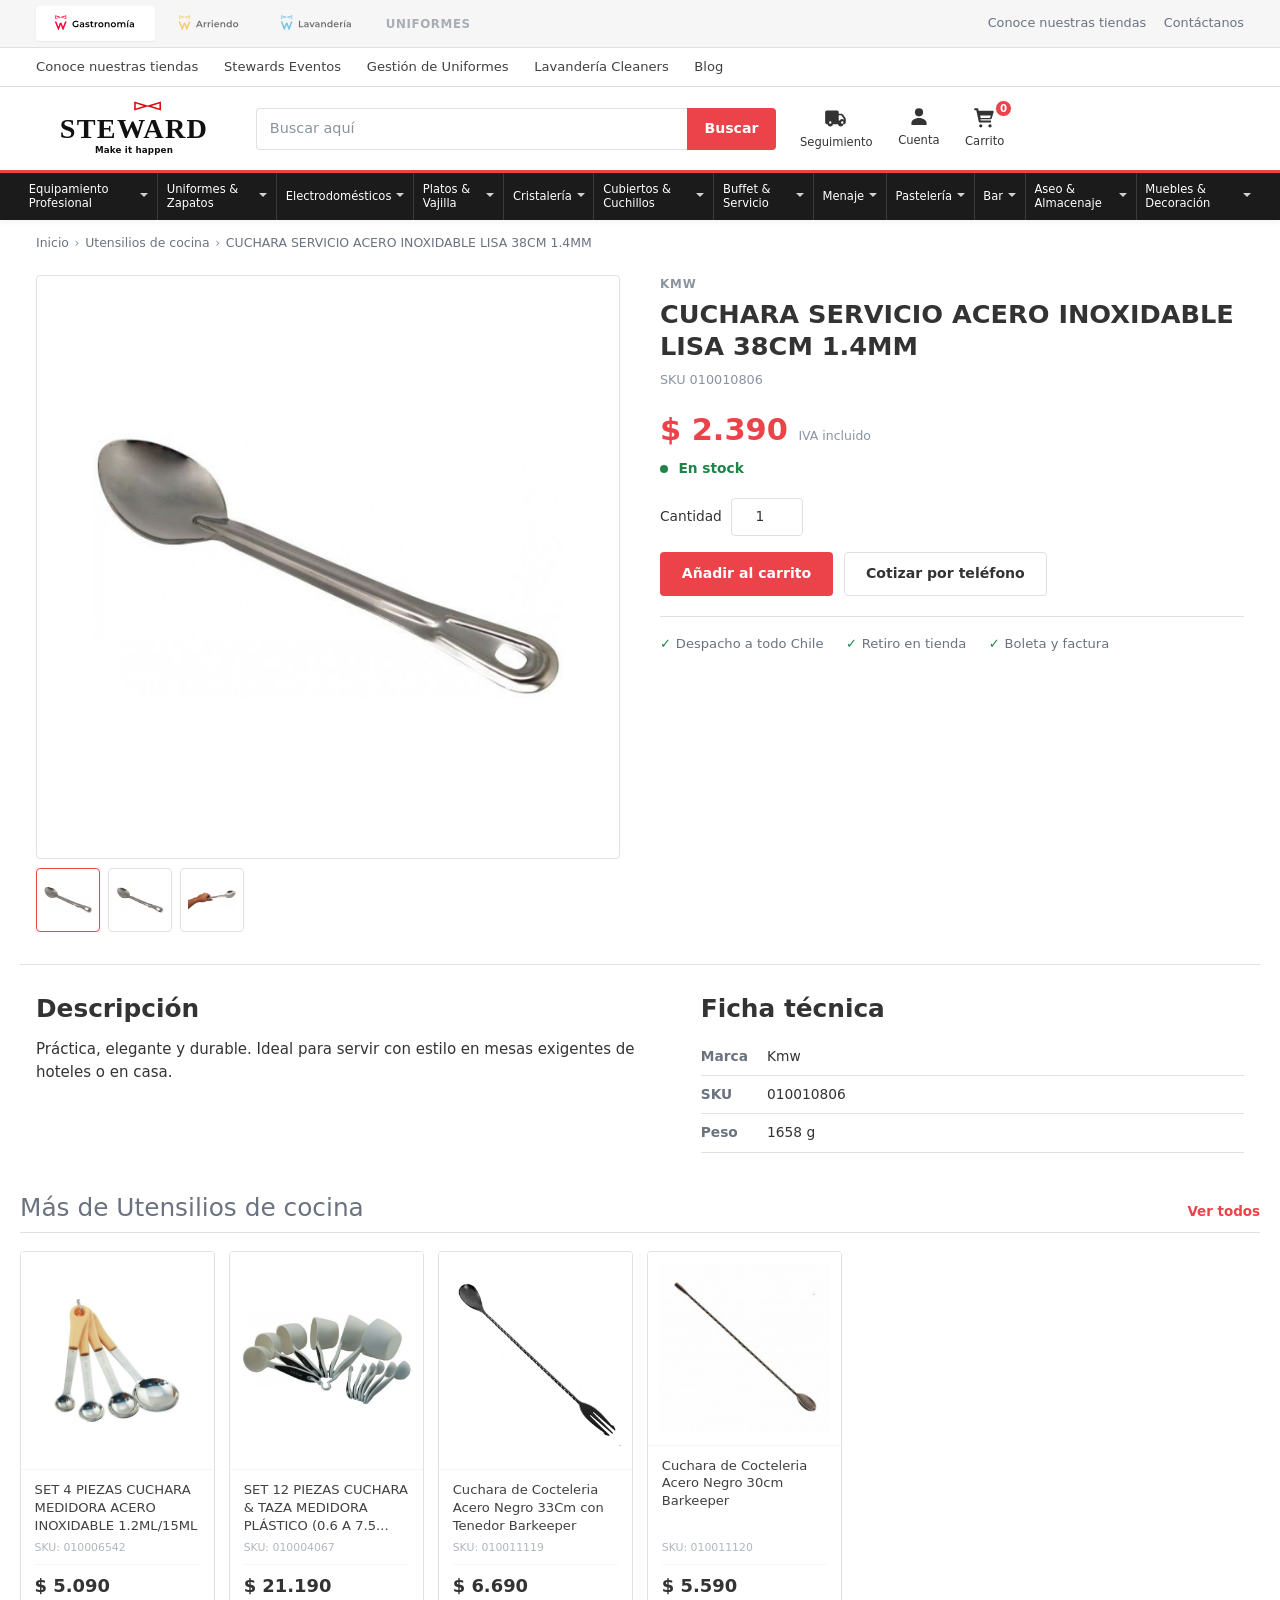
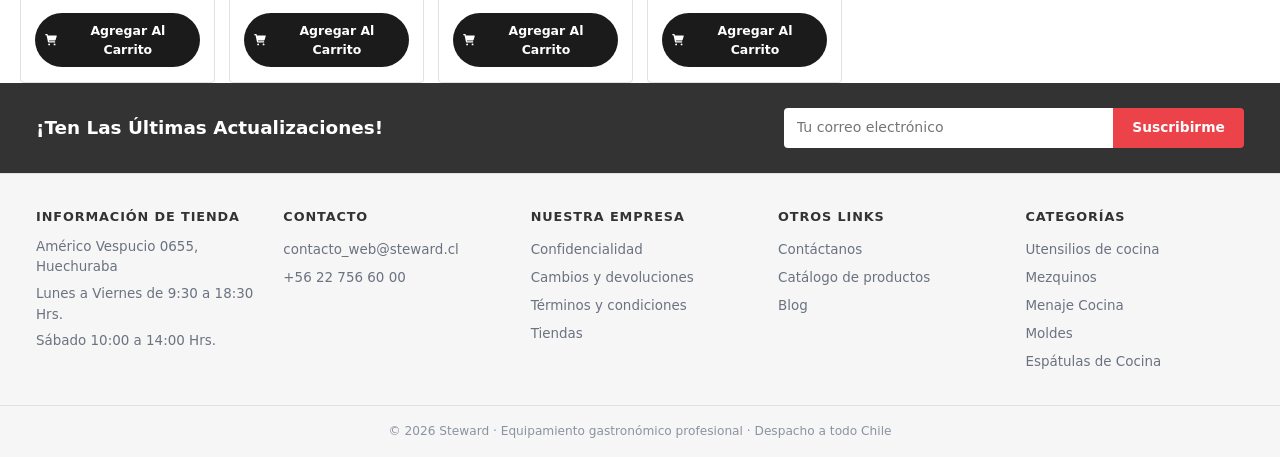
<file: producto/cuchara-servicio-acero-inoxidable-lisa-38cm-1-4mm-1516/index.html>
<!doctype html>
<html lang="es-CL">
<head>
<meta charset="utf-8">
<meta name="viewport" content="width=device-width, initial-scale=1">
<title>CUCHARA SERVICIO ACERO INOXIDABLE LISA 38CM 1.4MM | Kmw</title>
<meta name="description" content="CUCHARA SERVICIO ACERO INOXIDABLE LISA 38CM 1.4MM. $ 2.390 con IVA. Despacho a todo Chile y retiro en tienda.">
<!-- Replica de trabajo: se mantiene fuera de los buscadores para no competir con el
     sitio original por contenido duplicado. -->
<meta name="robots" content="noindex, nofollow">
<meta name="theme-color" content="#ec4249">
<meta property="og:type" content="website">
<meta property="og:site_name" content="Steward">
<meta property="og:locale" content="es_CL">
<meta property="og:title" content="CUCHARA SERVICIO ACERO INOXIDABLE LISA 38CM 1.4MM | Kmw">
<meta property="og:description" content="CUCHARA SERVICIO ACERO INOXIDABLE LISA 38CM 1.4MM. $ 2.390 con IVA. Despacho a todo Chile y retiro en tienda.">
<meta property="og:url" content="https://steward-demo-gopoint.onrender.com/producto/cuchara-servicio-acero-inoxidable-lisa-38cm-1-4mm-1516/">
<meta property="og:image" content="https://steward-demo-gopoint.onrender.com/img/utensilios-de-cocina-cuchara-servicio-inox-38cm-kmw.jpg">
<meta name="twitter:card" content="summary_large_image">
<meta name="twitter:image" content="https://steward-demo-gopoint.onrender.com/img/utensilios-de-cocina-cuchara-servicio-inox-38cm-kmw.jpg">
<link rel="icon" href="../../img/favicon.svg" type="image/svg+xml">
<link rel="stylesheet" href="../../assets/site.css">
<script type="application/ld+json">{"@context":"https://schema.org","@type":"BreadcrumbList","itemListElement":[{"@type":"ListItem","position":1,"name":"Inicio","item":"https://steward-demo-gopoint.onrender.com/"},{"@type":"ListItem","position":2,"name":"Utensilios de cocina","item":"https://steward-demo-gopoint.onrender.com/utensilios-de-cocina/"},{"@type":"ListItem","position":3,"name":"CUCHARA SERVICIO ACERO INOXIDABLE LISA 38CM 1.4MM","item":"https://steward-demo-gopoint.onrender.com/producto/cuchara-servicio-acero-inoxidable-lisa-38cm-1-4mm-1516/"}]}</script>
<script type="application/ld+json">{"@context":"https://schema.org","@type":"Product","name":"CUCHARA SERVICIO ACERO INOXIDABLE LISA 38CM 1.4MM","description":"Práctica, elegante y durable. Ideal para servir con estilo en mesas exigentes de hoteles o en casa.","image":["https://steward-demo-gopoint.onrender.com/img/utensilios-de-cocina-cuchara-servicio-inox-38cm-kmw.jpg","https://steward-demo-gopoint.onrender.com/img/utensilios-de-cocina-gal0.jpg","https://steward-demo-gopoint.onrender.com/img/utensilios-de-cocina-gal2.jpg"],"category":"Utensilios de cocina","inLanguage":"es-CL","offers":{"@type":"Offer","url":"https://steward-demo-gopoint.onrender.com/producto/cuchara-servicio-acero-inoxidable-lisa-38cm-1-4mm-1516/","priceCurrency":"CLP","price":"2390","availability":"https://schema.org/InStock","itemCondition":"https://schema.org/NewCondition","priceValidUntil":"2026-12-31","seller":{"@id":"https://steward-demo-gopoint.onrender.com/#organizacion"}},"sku":"010010806","mpn":"010010806","brand":{"@type":"Brand","name":"Kmw"}}</script>
</head>
<body class="p-prod">
<a class="saltar" href="#contenido">Saltar al contenido</a>
<div class="lineas">
  <div class="lineas__in">
    <ul class="lineas__ls"><li><a href="../../"><img src="../../img/cms/steward_gastronomia.svg" alt="Steward Gastronomía" width="120" height="30"></a></li><li><a href="https://arriendo.steward.cl/" rel="noopener"><img src="../../img/cms/steward_arriendo.svg" alt="Steward Arriendo" width="120" height="30"></a></li><li><a href="https://lavanderia.steward.cl/" rel="noopener"><img src="../../img/cms/steward-lavanderia.svg" alt="Steward Lavandería" width="120" height="30"></a></li><li><a href="https://uniformes.steward.cl/" rel="noopener"><span class="linea-txt">Uniformes</span></a></li></ul>
    <ul class="lineas__ac">
      <li><a href="../../tiendas/">Conoce nuestras tiendas</a></li>
      <li><a href="../../tiendas/">Contáctanos</a></li>
    </ul>
  </div>
</div>
<div class="barra2">
  <div class="barra2__in"><ul><li><a href="../../">Conoce nuestras tiendas</a></li><li><a href="../../">Stewards Eventos</a></li><li><a href="../../">Gestión de Uniformes</a></li><li><a href="../../">Lavandería Cleaners</a></li><li><a href="../../">Blog</a></li></ul></div>
</div>
<header class="cab">
  <div class="cab__in">
    <a class="cab__logo" href="../../" aria-label="Steward, inicio">
      <img src="../../img/logo-steward.svg" alt="Steward — Make it happen"
           width="196" height="58">
    </a>
    <form class="busca" action="../../" role="search">
      <label class="vh" for="q">Buscar en el catálogo</label>
      <input id="q" name="s" type="search" placeholder="Buscar aquí">
      <button type="submit">Buscar</button>
    </form>
    <ul class="cab__ac">
      <li><a href="../../"><svg viewBox="0 0 24 24" width="26" height="26" aria-hidden="true"><path fill="currentColor" d="M2 6.5A1.5 1.5 0 0 1 3.5 5H13a1.5 1.5 0 0 1 1.5 1.5V8h2.7c.5 0 .96.25 1.24.66l2.3 3.4c.17.25.26.55.26.86v3.33c0 .8-.65 1.45-1.45 1.45h-.63a2.6 2.6 0 0 1-5.09 0H9.26a2.6 2.6 0 0 1-5.09 0H3.45C2.65 17.7 2 17.05 2 16.25V6.5Zm12.5 3v4.7h1.02a2.6 2.6 0 0 1 3.63-.5V12.6L16.9 9.5h-2.4ZM6.7 15.1a1.1 1.1 0 1 0 0 2.2 1.1 1.1 0 0 0 0-2.2Zm11.05 0a1.1 1.1 0 1 0 0 2.2 1.1 1.1 0 0 0 0-2.2Z"/></svg><span>Seguimiento</span></a></li>
      <li><a href="../../"><svg viewBox="0 0 24 24" width="24" height="24" aria-hidden="true"><path fill="currentColor" d="M12 3.2a4.1 4.1 0 1 1 0 8.2 4.1 4.1 0 0 1 0-8.2Zm0 9.9c4.2 0 7.6 2.3 7.6 5.1V20H4.4v-1.8c0-2.8 3.4-5.1 7.6-5.1Z"/></svg><span>Cuenta</span></a></li>
      <li><a class="cab__carro" href="../../"><svg viewBox="0 0 24 24" width="25" height="25" aria-hidden="true"><path fill="currentColor" d="M2.2 3.2h2.9c.5 0 .93.35 1.03.84l.28 1.36h13.4c.7 0 1.2.66 1 1.33l-1.9 6.2c-.14.45-.55.76-1.02.76H8.06l.26 1.26h9.9v1.9H7.55c-.5 0-.93-.35-1.03-.84L4.13 5.1H2.2V3.2Zm5.6 6.9.5 2.4h9.06l.74-2.4H7.8Zm.6 8.3a1.6 1.6 0 1 1 0 3.2 1.6 1.6 0 0 1 0-3.2Zm8.9 0a1.6 1.6 0 1 1 0 3.2 1.6 1.6 0 0 1 0-3.2Z"/></svg><b class="cnt">0</b>
        <span>Carrito</span></a></li>
    </ul>
  </div>
  <nav class="mega" aria-label="Categorías">
    <div class="mega__in"><ul><li><a href="../../">Equipamiento Profesional</a></li><li><a href="../../">Uniformes&nbsp;&amp; Zapatos</a></li><li><a href="../../">Electrodomésticos</a></li><li><a href="../../">Platos&nbsp;&amp; Vajilla</a></li><li><a href="../../">Cristalería</a></li><li><a href="../../">Cubiertos&nbsp;&amp; Cuchillos</a></li><li><a href="../../">Buffet&nbsp;&amp; Servicio</a></li><li><a href="../../menaje-cocina/" class="act">Menaje</a></li><li><a href="../../moldes/" class="act">Pastelería</a></li><li><a href="../../">Bar</a></li><li><a href="../../">Aseo&nbsp;&amp; Almacenaje</a></li><li><a href="../../">Muebles&nbsp;&amp; Decoración</a></li></ul></div>
  </nav>
</header>
<main id="contenido">
<nav class="migas" aria-label="Ruta de navegación"><ol><li><a href="../../">Inicio</a></li><li><a href="../../utensilios-de-cocina/">Utensilios de cocina</a></li><li aria-current="page">CUCHARA SERVICIO ACERO INOXIDABLE LISA 38CM 1.4MM</li></ol></nav>
<article class="ficha">
  <div class="ficha__in">
    <div class="galeria">
      <div class="galeria__grande">
        <img id="foto" src="../../img/utensilios-de-cocina-cuchara-servicio-inox-38cm-kmw.jpg" alt="CUCHARA SERVICIO ACERO INOXIDABLE LISA 38CM 1.4MM"
             width="560" height="560" fetchpriority="high" decoding="async">
      </div>
      <div class="galeria__thumbs" role="tablist"><button role="tab" aria-selected="true" data-img="../../img/utensilios-de-cocina-cuchara-servicio-inox-38cm-kmw.jpg"><img src="../../img/utensilios-de-cocina-cuchara-servicio-inox-38cm-kmw.jpg" alt="" width="64" height="64" loading="lazy"></button><button role="tab" aria-selected="false" data-img="../../img/utensilios-de-cocina-gal0.jpg"><img src="../../img/utensilios-de-cocina-gal0.jpg" alt="" width="64" height="64" loading="lazy"></button><button role="tab" aria-selected="false" data-img="../../img/utensilios-de-cocina-gal2.jpg"><img src="../../img/utensilios-de-cocina-gal2.jpg" alt="" width="64" height="64" loading="lazy"></button></div>
    </div>
    <div class="ficha__datos">
      <p class="ficha__marca">Kmw</p>
      <h1>CUCHARA SERVICIO ACERO INOXIDABLE LISA 38CM 1.4MM</h1>
      <p class="ficha__sku">SKU 010010806</p>
      <p class="ficha__precio">$ 2.390 <span>IVA incluido</span></p>
      <p class="ficha__stock"><span class="punto"></span> En stock</p>
      <div class="ficha__cant">
        <label for="cant">Cantidad</label>
        <input id="cant" type="number" value="1" min="1" inputmode="numeric">
      </div>
      <div class="ficha__acc">
        <button class="btn btn--pri" type="button" data-demo>Añadir al carrito</button>
        <a class="btn btn--sec" href="tel:+56227566000">Cotizar por teléfono</a>
      </div>
      <ul class="ficha__sellos">
        <li>Despacho a todo Chile</li>
        <li>Retiro en tienda</li>
        <li>Boleta y factura</li>
      </ul>
    </div>
  </div>
  <div class="ficha__detalle">
    <div><h2>Descripción</h2><p>Práctica, elegante y durable. Ideal para servir con estilo en mesas exigentes de hoteles o en casa.</p></div>
    <div><h2>Ficha técnica</h2><dl class="specs"><dt>Marca</dt><dd>Kmw</dd><dt>SKU</dt><dd>010010806</dd><dt>Peso</dt><dd>1658 g</dd></dl></div>
  </div>
</article>
<section class="bloque">
  <div class="bloque__in">
    <div class="bloque__cab"><h2>Más de Utensilios de cocina</h2><a class="bloque__ver" href="../../utensilios-de-cocina/">Ver todos</a></div>
    <div class="carr"><article class="prod">
  <a class="prod__link" href="../../producto/set-4-piezas-cuchara-medidora-acero-inoxidable-1-2ml-15ml-840/">
    <div class="prod__foto">
      
      <img src="../../img/utensilios-de-cocina-cuchara-medidora-inox-12ml15ml-sanneng.jpg" alt="SET 4 PIEZAS CUCHARA MEDIDORA ACERO INOXIDABLE 1.2ML/15ML"
           width="300" height="300" loading="lazy" decoding="async">
    </div>
    <div class="prod__cuerpo">
      
      <h3 class="prod__nombre">SET 4 PIEZAS CUCHARA MEDIDORA ACERO INOXIDABLE 1.2ML/15ML</h3>
      <p class="prod__sku">SKU: 010006542</p>
      <p class="prod__precios"><span class="prod__precio">$ 5.090</span></p>
    </div>
  </a>
  <button class="prod__btn" type="button" data-demo><svg viewBox="0 0 24 24" width="15" height="15" aria-hidden="true"><path fill="currentColor" d="M2.2 3.2h2.9c.5 0 .93.35 1.03.84l.28 1.36h13.4c.7 0 1.2.66 1 1.33l-1.9 6.2c-.14.45-.55.76-1.02.76H8.06l.26 1.26h9.9v1.9H7.55c-.5 0-.93-.35-1.03-.84L4.13 5.1H2.2V3.2Zm6.2 15.2a1.6 1.6 0 1 1 0 3.2 1.6 1.6 0 0 1 0-3.2Zm8.9 0a1.6 1.6 0 1 1 0 3.2 1.6 1.6 0 0 1 0-3.2Z"/></svg> Agregar Al Carrito</button>
</article><article class="prod">
  <a class="prod__link" href="../../producto/set-12-piezas-cuchara-taza-medidora-pl-stico-0-6-a-7-5-524/">
    <div class="prod__foto">
      
      <img src="../../img/utensilios-de-cocina-cucharataza-medidora-norpro-plast-12pz.jpg" alt="SET 12 PIEZAS CUCHARA &amp; TAZA MEDIDORA PLÁSTICO (0.6 A 7.5..."
           width="300" height="300" loading="lazy" decoding="async">
    </div>
    <div class="prod__cuerpo">
      
      <h3 class="prod__nombre">SET 12 PIEZAS CUCHARA &amp; TAZA MEDIDORA PLÁSTICO (0.6 A 7.5...</h3>
      <p class="prod__sku">SKU: 010004067</p>
      <p class="prod__precios"><span class="prod__precio">$ 21.190</span></p>
    </div>
  </a>
  <button class="prod__btn" type="button" data-demo><svg viewBox="0 0 24 24" width="15" height="15" aria-hidden="true"><path fill="currentColor" d="M2.2 3.2h2.9c.5 0 .93.35 1.03.84l.28 1.36h13.4c.7 0 1.2.66 1 1.33l-1.9 6.2c-.14.45-.55.76-1.02.76H8.06l.26 1.26h9.9v1.9H7.55c-.5 0-.93-.35-1.03-.84L4.13 5.1H2.2V3.2Zm6.2 15.2a1.6 1.6 0 1 1 0 3.2 1.6 1.6 0 0 1 0-3.2Zm8.9 0a1.6 1.6 0 1 1 0 3.2 1.6 1.6 0 0 1 0-3.2Z"/></svg> Agregar Al Carrito</button>
</article><article class="prod">
  <a class="prod__link" href="../../producto/cuchara-de-cocteleria-acero-negro-33cm-con-tenedor-barkeeper-1622/">
    <div class="prod__foto">
      
      <img src="../../img/utensilios-de-cocina-cuchara-bar-metal-negro-33cm-ctenedor-.jpg" alt="Cuchara de Cocteleria Acero Negro 33Cm con Tenedor Barkeeper"
           width="300" height="300" loading="lazy" decoding="async">
    </div>
    <div class="prod__cuerpo">
      
      <h3 class="prod__nombre">Cuchara de Cocteleria Acero Negro 33Cm con Tenedor Barkeeper</h3>
      <p class="prod__sku">SKU: 010011119</p>
      <p class="prod__precios"><span class="prod__precio">$ 6.690</span></p>
    </div>
  </a>
  <button class="prod__btn" type="button" data-demo><svg viewBox="0 0 24 24" width="15" height="15" aria-hidden="true"><path fill="currentColor" d="M2.2 3.2h2.9c.5 0 .93.35 1.03.84l.28 1.36h13.4c.7 0 1.2.66 1 1.33l-1.9 6.2c-.14.45-.55.76-1.02.76H8.06l.26 1.26h9.9v1.9H7.55c-.5 0-.93-.35-1.03-.84L4.13 5.1H2.2V3.2Zm6.2 15.2a1.6 1.6 0 1 1 0 3.2 1.6 1.6 0 0 1 0-3.2Zm8.9 0a1.6 1.6 0 1 1 0 3.2 1.6 1.6 0 0 1 0-3.2Z"/></svg> Agregar Al Carrito</button>
</article><article class="prod">
  <a class="prod__link" href="../../producto/cuchara-de-cocteleria-acero-negro-30cm-barkeeper-1623/">
    <div class="prod__foto">
      
      <img src="../../img/utensilios-de-cocina-cuchara-bar-metal-negro-30cm-barkeeper.jpg" alt="Cuchara de Cocteleria Acero Negro 30cm Barkeeper"
           width="300" height="300" loading="lazy" decoding="async">
    </div>
    <div class="prod__cuerpo">
      
      <h3 class="prod__nombre">Cuchara de Cocteleria Acero Negro 30cm Barkeeper</h3>
      <p class="prod__sku">SKU: 010011120</p>
      <p class="prod__precios"><span class="prod__precio">$ 5.590</span></p>
    </div>
  </a>
  <button class="prod__btn" type="button" data-demo><svg viewBox="0 0 24 24" width="15" height="15" aria-hidden="true"><path fill="currentColor" d="M2.2 3.2h2.9c.5 0 .93.35 1.03.84l.28 1.36h13.4c.7 0 1.2.66 1 1.33l-1.9 6.2c-.14.45-.55.76-1.02.76H8.06l.26 1.26h9.9v1.9H7.55c-.5 0-.93-.35-1.03-.84L4.13 5.1H2.2V3.2Zm6.2 15.2a1.6 1.6 0 1 1 0 3.2 1.6 1.6 0 0 1 0-3.2Zm8.9 0a1.6 1.6 0 1 1 0 3.2 1.6 1.6 0 0 1 0-3.2Z"/></svg> Agregar Al Carrito</button>
</article></div>
  </div>
</section>
</main>
<section class="news">
  <div class="news__in">
    <h2>¡Ten Las Últimas Actualizaciones!</h2>
    <form class="news__f" action="../../">
      <label class="vh" for="mail">Correo electrónico</label>
      <input id="mail" type="email" placeholder="Tu correo electrónico" required>
      <button type="submit">Suscribirme</button>
    </form>
  </div>
</section>
<footer class="pie">
  <div class="pie__in">
    <div class="pie__col">
      <h2>Información de Tienda</h2>
      <p>Américo Vespucio 0655, Huechuraba</p>
      <p>Lunes a Viernes de 9:30 a 18:30 Hrs.</p>
      <p>Sábado 10:00 a 14:00 Hrs.</p>
    </div>
    <div class="pie__col">
      <h2>Contacto</h2>
      <ul>
        <li><a href="mailto:contacto_web@steward.cl">contacto_web@steward.cl</a></li>
        <li><a href="tel:+56227566000">+56 22 756 60 00</a></li>
      </ul>
    </div>
    <div class="pie__col">
      <h2>Nuestra Empresa</h2>
      <ul><li><a href="../../">Confidencialidad</a></li><li><a href="../../">Cambios y devoluciones</a></li><li><a href="../../">Términos y condiciones</a></li><li><a href="../../tiendas/">Tiendas</a></li></ul>
    </div>
    <div class="pie__col">
      <h2>Otros Links</h2>
      <ul><li><a href="../../">Contáctanos</a></li><li><a href="../../">Catálogo de productos</a></li><li><a href="../../">Blog</a></li></ul>
    </div>
    <div class="pie__col">
      <h2>Categorías</h2>
      <ul><li><a href="../../utensilios-de-cocina/">Utensilios de cocina</a></li><li><a href="../../mezquinos/">Mezquinos</a></li><li><a href="../../menaje-cocina/">Menaje Cocina</a></li><li><a href="../../moldes/">Moldes</a></li><li><a href="../../espatulas-de-cocina/">Espátulas de Cocina</a></li></ul>
    </div>
  </div>
  <div class="pie__legal">
    <p>© 2026 Steward · Equipamiento gastronómico profesional · Despacho a todo Chile</p>
  </div>
</footer>
<script src="../../assets/app.js" defer></script>
</body>
</html>
</file>
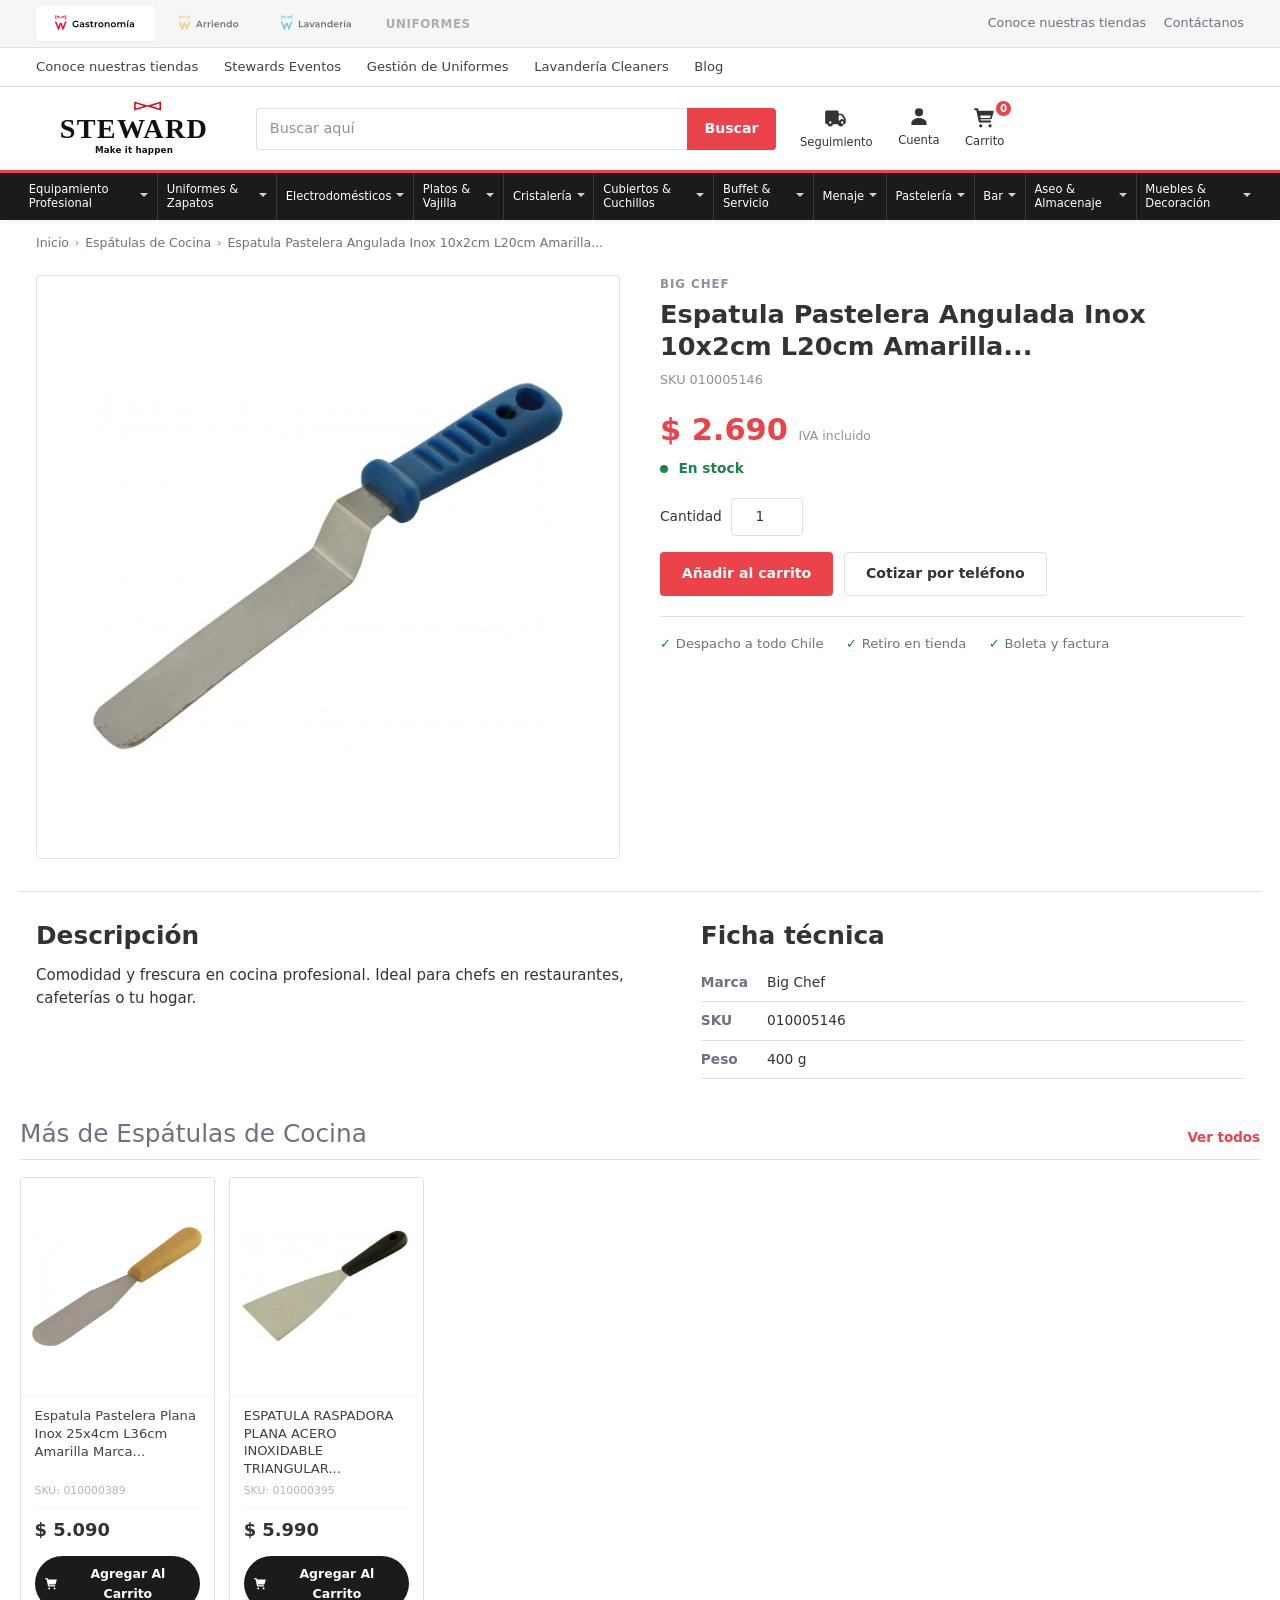
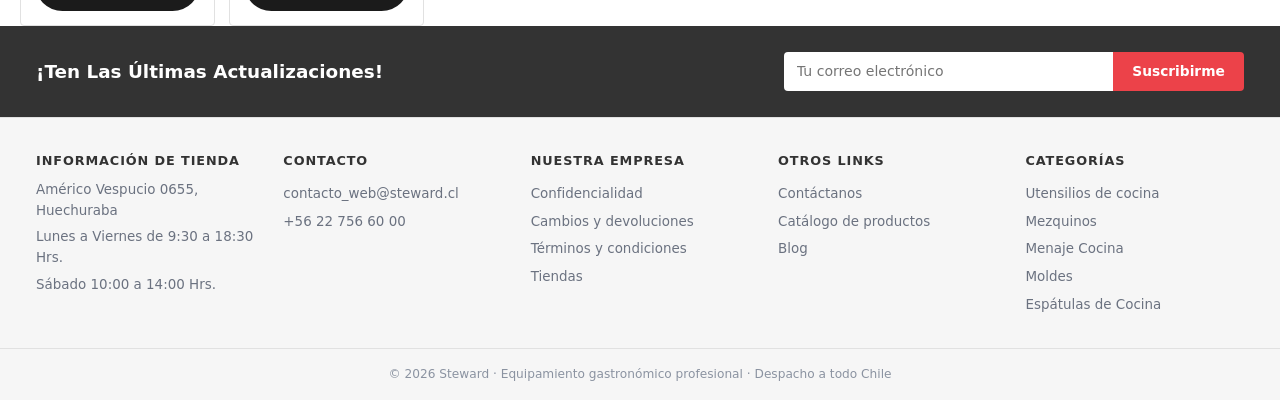
<file: producto/espatula-pastelera-angulada-inox-10x2cm-l20cm-amarilla-628/index.html>
<!doctype html>
<html lang="es-CL">
<head>
<meta charset="utf-8">
<meta name="viewport" content="width=device-width, initial-scale=1">
<title>Espatula Pastelera Angulada Inox 10x2cm L20cm Amarilla... | Big Chef</title>
<meta name="description" content="Espatula Pastelera Angulada Inox 10x2cm L20cm Amarilla.... $ 2.690 con IVA. Despacho a todo Chile y retiro en tienda.">
<!-- Replica de trabajo: se mantiene fuera de los buscadores para no competir con el
     sitio original por contenido duplicado. -->
<meta name="robots" content="noindex, nofollow">
<meta name="theme-color" content="#ec4249">
<meta property="og:type" content="website">
<meta property="og:site_name" content="Steward">
<meta property="og:locale" content="es_CL">
<meta property="og:title" content="Espatula Pastelera Angulada Inox 10x2cm L20cm Amarilla... | Big Chef">
<meta property="og:description" content="Espatula Pastelera Angulada Inox 10x2cm L20cm Amarilla.... $ 2.690 con IVA. Despacho a todo Chile y retiro en tienda.">
<meta property="og:url" content="https://steward-demo-gopoint.onrender.com/producto/espatula-pastelera-angulada-inox-10x2cm-l20cm-amarilla-628/">
<meta property="og:image" content="https://steward-demo-gopoint.onrender.com/img/espatulas-de-cocina-espatula-pastelera-10cm-inox-azul-angu.jpg">
<meta name="twitter:card" content="summary_large_image">
<meta name="twitter:image" content="https://steward-demo-gopoint.onrender.com/img/espatulas-de-cocina-espatula-pastelera-10cm-inox-azul-angu.jpg">
<link rel="icon" href="../../img/favicon.svg" type="image/svg+xml">
<link rel="stylesheet" href="../../assets/site.css">
<script type="application/ld+json">{"@context":"https://schema.org","@type":"BreadcrumbList","itemListElement":[{"@type":"ListItem","position":1,"name":"Inicio","item":"https://steward-demo-gopoint.onrender.com/"},{"@type":"ListItem","position":2,"name":"Espátulas de Cocina","item":"https://steward-demo-gopoint.onrender.com/espatulas-de-cocina/"},{"@type":"ListItem","position":3,"name":"Espatula Pastelera Angulada Inox 10x2cm L20cm Amarilla...","item":"https://steward-demo-gopoint.onrender.com/producto/espatula-pastelera-angulada-inox-10x2cm-l20cm-amarilla-628/"}]}</script>
<script type="application/ld+json">{"@context":"https://schema.org","@type":"Product","name":"Espatula Pastelera Angulada Inox 10x2cm L20cm Amarilla...","description":"Comodidad y frescura en cocina profesional. Ideal para chefs en restaurantes, cafeterías o tu hogar.","image":["https://steward-demo-gopoint.onrender.com/img/espatulas-de-cocina-espatula-pastelera-10cm-inox-azul-angu.jpg"],"category":"Espátulas de Cocina","inLanguage":"es-CL","offers":{"@type":"Offer","url":"https://steward-demo-gopoint.onrender.com/producto/espatula-pastelera-angulada-inox-10x2cm-l20cm-amarilla-628/","priceCurrency":"CLP","price":"2690","availability":"https://schema.org/InStock","itemCondition":"https://schema.org/NewCondition","priceValidUntil":"2026-12-31","seller":{"@id":"https://steward-demo-gopoint.onrender.com/#organizacion"}},"sku":"010005146","mpn":"010005146","brand":{"@type":"Brand","name":"Big Chef"}}</script>
</head>
<body class="p-prod">
<a class="saltar" href="#contenido">Saltar al contenido</a>
<div class="lineas">
  <div class="lineas__in">
    <ul class="lineas__ls"><li><a href="../../"><img src="../../img/cms/steward_gastronomia.svg" alt="Steward Gastronomía" width="120" height="30"></a></li><li><a href="https://arriendo.steward.cl/" rel="noopener"><img src="../../img/cms/steward_arriendo.svg" alt="Steward Arriendo" width="120" height="30"></a></li><li><a href="https://lavanderia.steward.cl/" rel="noopener"><img src="../../img/cms/steward-lavanderia.svg" alt="Steward Lavandería" width="120" height="30"></a></li><li><a href="https://uniformes.steward.cl/" rel="noopener"><span class="linea-txt">Uniformes</span></a></li></ul>
    <ul class="lineas__ac">
      <li><a href="../../tiendas/">Conoce nuestras tiendas</a></li>
      <li><a href="../../tiendas/">Contáctanos</a></li>
    </ul>
  </div>
</div>
<div class="barra2">
  <div class="barra2__in"><ul><li><a href="../../">Conoce nuestras tiendas</a></li><li><a href="../../">Stewards Eventos</a></li><li><a href="../../">Gestión de Uniformes</a></li><li><a href="../../">Lavandería Cleaners</a></li><li><a href="../../">Blog</a></li></ul></div>
</div>
<header class="cab">
  <div class="cab__in">
    <a class="cab__logo" href="../../" aria-label="Steward, inicio">
      <img src="../../img/logo-steward.svg" alt="Steward — Make it happen"
           width="196" height="58">
    </a>
    <form class="busca" action="../../" role="search">
      <label class="vh" for="q">Buscar en el catálogo</label>
      <input id="q" name="s" type="search" placeholder="Buscar aquí">
      <button type="submit">Buscar</button>
    </form>
    <ul class="cab__ac">
      <li><a href="../../"><svg viewBox="0 0 24 24" width="26" height="26" aria-hidden="true"><path fill="currentColor" d="M2 6.5A1.5 1.5 0 0 1 3.5 5H13a1.5 1.5 0 0 1 1.5 1.5V8h2.7c.5 0 .96.25 1.24.66l2.3 3.4c.17.25.26.55.26.86v3.33c0 .8-.65 1.45-1.45 1.45h-.63a2.6 2.6 0 0 1-5.09 0H9.26a2.6 2.6 0 0 1-5.09 0H3.45C2.65 17.7 2 17.05 2 16.25V6.5Zm12.5 3v4.7h1.02a2.6 2.6 0 0 1 3.63-.5V12.6L16.9 9.5h-2.4ZM6.7 15.1a1.1 1.1 0 1 0 0 2.2 1.1 1.1 0 0 0 0-2.2Zm11.05 0a1.1 1.1 0 1 0 0 2.2 1.1 1.1 0 0 0 0-2.2Z"/></svg><span>Seguimiento</span></a></li>
      <li><a href="../../"><svg viewBox="0 0 24 24" width="24" height="24" aria-hidden="true"><path fill="currentColor" d="M12 3.2a4.1 4.1 0 1 1 0 8.2 4.1 4.1 0 0 1 0-8.2Zm0 9.9c4.2 0 7.6 2.3 7.6 5.1V20H4.4v-1.8c0-2.8 3.4-5.1 7.6-5.1Z"/></svg><span>Cuenta</span></a></li>
      <li><a class="cab__carro" href="../../"><svg viewBox="0 0 24 24" width="25" height="25" aria-hidden="true"><path fill="currentColor" d="M2.2 3.2h2.9c.5 0 .93.35 1.03.84l.28 1.36h13.4c.7 0 1.2.66 1 1.33l-1.9 6.2c-.14.45-.55.76-1.02.76H8.06l.26 1.26h9.9v1.9H7.55c-.5 0-.93-.35-1.03-.84L4.13 5.1H2.2V3.2Zm5.6 6.9.5 2.4h9.06l.74-2.4H7.8Zm.6 8.3a1.6 1.6 0 1 1 0 3.2 1.6 1.6 0 0 1 0-3.2Zm8.9 0a1.6 1.6 0 1 1 0 3.2 1.6 1.6 0 0 1 0-3.2Z"/></svg><b class="cnt">0</b>
        <span>Carrito</span></a></li>
    </ul>
  </div>
  <nav class="mega" aria-label="Categorías">
    <div class="mega__in"><ul><li><a href="../../">Equipamiento Profesional</a></li><li><a href="../../">Uniformes&nbsp;&amp; Zapatos</a></li><li><a href="../../">Electrodomésticos</a></li><li><a href="../../">Platos&nbsp;&amp; Vajilla</a></li><li><a href="../../">Cristalería</a></li><li><a href="../../">Cubiertos&nbsp;&amp; Cuchillos</a></li><li><a href="../../">Buffet&nbsp;&amp; Servicio</a></li><li><a href="../../menaje-cocina/" class="act">Menaje</a></li><li><a href="../../moldes/" class="act">Pastelería</a></li><li><a href="../../">Bar</a></li><li><a href="../../">Aseo&nbsp;&amp; Almacenaje</a></li><li><a href="../../">Muebles&nbsp;&amp; Decoración</a></li></ul></div>
  </nav>
</header>
<main id="contenido">
<nav class="migas" aria-label="Ruta de navegación"><ol><li><a href="../../">Inicio</a></li><li><a href="../../espatulas-de-cocina/">Espátulas de Cocina</a></li><li aria-current="page">Espatula Pastelera Angulada Inox 10x2cm L20cm Amarilla...</li></ol></nav>
<article class="ficha">
  <div class="ficha__in">
    <div class="galeria">
      <div class="galeria__grande">
        <img id="foto" src="../../img/espatulas-de-cocina-espatula-pastelera-10cm-inox-azul-angu.jpg" alt="Espatula Pastelera Angulada Inox 10x2cm L20cm Amarilla..."
             width="560" height="560" fetchpriority="high" decoding="async">
      </div>
      
    </div>
    <div class="ficha__datos">
      <p class="ficha__marca">Big Chef</p>
      <h1>Espatula Pastelera Angulada Inox 10x2cm L20cm Amarilla...</h1>
      <p class="ficha__sku">SKU 010005146</p>
      <p class="ficha__precio">$ 2.690 <span>IVA incluido</span></p>
      <p class="ficha__stock"><span class="punto"></span> En stock</p>
      <div class="ficha__cant">
        <label for="cant">Cantidad</label>
        <input id="cant" type="number" value="1" min="1" inputmode="numeric">
      </div>
      <div class="ficha__acc">
        <button class="btn btn--pri" type="button" data-demo>Añadir al carrito</button>
        <a class="btn btn--sec" href="tel:+56227566000">Cotizar por teléfono</a>
      </div>
      <ul class="ficha__sellos">
        <li>Despacho a todo Chile</li>
        <li>Retiro en tienda</li>
        <li>Boleta y factura</li>
      </ul>
    </div>
  </div>
  <div class="ficha__detalle">
    <div><h2>Descripción</h2><p>Comodidad y frescura en cocina profesional. Ideal para chefs en restaurantes, cafeterías o tu hogar.</p></div>
    <div><h2>Ficha técnica</h2><dl class="specs"><dt>Marca</dt><dd>Big Chef</dd><dt>SKU</dt><dd>010005146</dd><dt>Peso</dt><dd>400 g</dd></dl></div>
  </div>
</article>
<section class="bloque">
  <div class="bloque__in">
    <div class="bloque__cab"><h2>Más de Espátulas de Cocina</h2><a class="bloque__ver" href="../../espatulas-de-cocina/">Ver todos</a></div>
    <div class="carr"><article class="prod">
  <a class="prod__link" href="../../producto/espatula-pastelera-plana-inox-25x4cm-l36cm-amarilla-marca-45/">
    <div class="prod__foto">
      
      <img src="../../img/espatulas-de-cocina-espatula-pastelera-25cm-inox-plana-big.jpg" alt="Espatula Pastelera Plana Inox 25x4cm L36cm Amarilla Marca..."
           width="300" height="300" loading="lazy" decoding="async">
    </div>
    <div class="prod__cuerpo">
      
      <h3 class="prod__nombre">Espatula Pastelera Plana Inox 25x4cm L36cm Amarilla Marca...</h3>
      <p class="prod__sku">SKU: 010000389</p>
      <p class="prod__precios"><span class="prod__precio">$ 5.090</span></p>
    </div>
  </a>
  <button class="prod__btn" type="button" data-demo><svg viewBox="0 0 24 24" width="15" height="15" aria-hidden="true"><path fill="currentColor" d="M2.2 3.2h2.9c.5 0 .93.35 1.03.84l.28 1.36h13.4c.7 0 1.2.66 1 1.33l-1.9 6.2c-.14.45-.55.76-1.02.76H8.06l.26 1.26h9.9v1.9H7.55c-.5 0-.93-.35-1.03-.84L4.13 5.1H2.2V3.2Zm6.2 15.2a1.6 1.6 0 1 1 0 3.2 1.6 1.6 0 0 1 0-3.2Zm8.9 0a1.6 1.6 0 1 1 0 3.2 1.6 1.6 0 0 1 0-3.2Z"/></svg> Agregar Al Carrito</button>
</article><article class="prod">
  <a class="prod__link" href="../../producto/espatula-raspadora-plana-acero-inoxidable-triangular-50/">
    <div class="prod__foto">
      
      <img src="../../img/espatulas-de-cocina-espatula-raspadora-10cm-inox-triang-bi.jpg" alt="ESPATULA RASPADORA PLANA ACERO INOXIDABLE TRIANGULAR..."
           width="300" height="300" loading="lazy" decoding="async">
    </div>
    <div class="prod__cuerpo">
      
      <h3 class="prod__nombre">ESPATULA RASPADORA PLANA ACERO INOXIDABLE TRIANGULAR...</h3>
      <p class="prod__sku">SKU: 010000395</p>
      <p class="prod__precios"><span class="prod__precio">$ 5.990</span></p>
    </div>
  </a>
  <button class="prod__btn" type="button" data-demo><svg viewBox="0 0 24 24" width="15" height="15" aria-hidden="true"><path fill="currentColor" d="M2.2 3.2h2.9c.5 0 .93.35 1.03.84l.28 1.36h13.4c.7 0 1.2.66 1 1.33l-1.9 6.2c-.14.45-.55.76-1.02.76H8.06l.26 1.26h9.9v1.9H7.55c-.5 0-.93-.35-1.03-.84L4.13 5.1H2.2V3.2Zm6.2 15.2a1.6 1.6 0 1 1 0 3.2 1.6 1.6 0 0 1 0-3.2Zm8.9 0a1.6 1.6 0 1 1 0 3.2 1.6 1.6 0 0 1 0-3.2Z"/></svg> Agregar Al Carrito</button>
</article></div>
  </div>
</section>
</main>
<section class="news">
  <div class="news__in">
    <h2>¡Ten Las Últimas Actualizaciones!</h2>
    <form class="news__f" action="../../">
      <label class="vh" for="mail">Correo electrónico</label>
      <input id="mail" type="email" placeholder="Tu correo electrónico" required>
      <button type="submit">Suscribirme</button>
    </form>
  </div>
</section>
<footer class="pie">
  <div class="pie__in">
    <div class="pie__col">
      <h2>Información de Tienda</h2>
      <p>Américo Vespucio 0655, Huechuraba</p>
      <p>Lunes a Viernes de 9:30 a 18:30 Hrs.</p>
      <p>Sábado 10:00 a 14:00 Hrs.</p>
    </div>
    <div class="pie__col">
      <h2>Contacto</h2>
      <ul>
        <li><a href="mailto:contacto_web@steward.cl">contacto_web@steward.cl</a></li>
        <li><a href="tel:+56227566000">+56 22 756 60 00</a></li>
      </ul>
    </div>
    <div class="pie__col">
      <h2>Nuestra Empresa</h2>
      <ul><li><a href="../../">Confidencialidad</a></li><li><a href="../../">Cambios y devoluciones</a></li><li><a href="../../">Términos y condiciones</a></li><li><a href="../../tiendas/">Tiendas</a></li></ul>
    </div>
    <div class="pie__col">
      <h2>Otros Links</h2>
      <ul><li><a href="../../">Contáctanos</a></li><li><a href="../../">Catálogo de productos</a></li><li><a href="../../">Blog</a></li></ul>
    </div>
    <div class="pie__col">
      <h2>Categorías</h2>
      <ul><li><a href="../../utensilios-de-cocina/">Utensilios de cocina</a></li><li><a href="../../mezquinos/">Mezquinos</a></li><li><a href="../../menaje-cocina/">Menaje Cocina</a></li><li><a href="../../moldes/">Moldes</a></li><li><a href="../../espatulas-de-cocina/">Espátulas de Cocina</a></li></ul>
    </div>
  </div>
  <div class="pie__legal">
    <p>© 2026 Steward · Equipamiento gastronómico profesional · Despacho a todo Chile</p>
  </div>
</footer>
<script src="../../assets/app.js" defer></script>
</body>
</html>
</file>
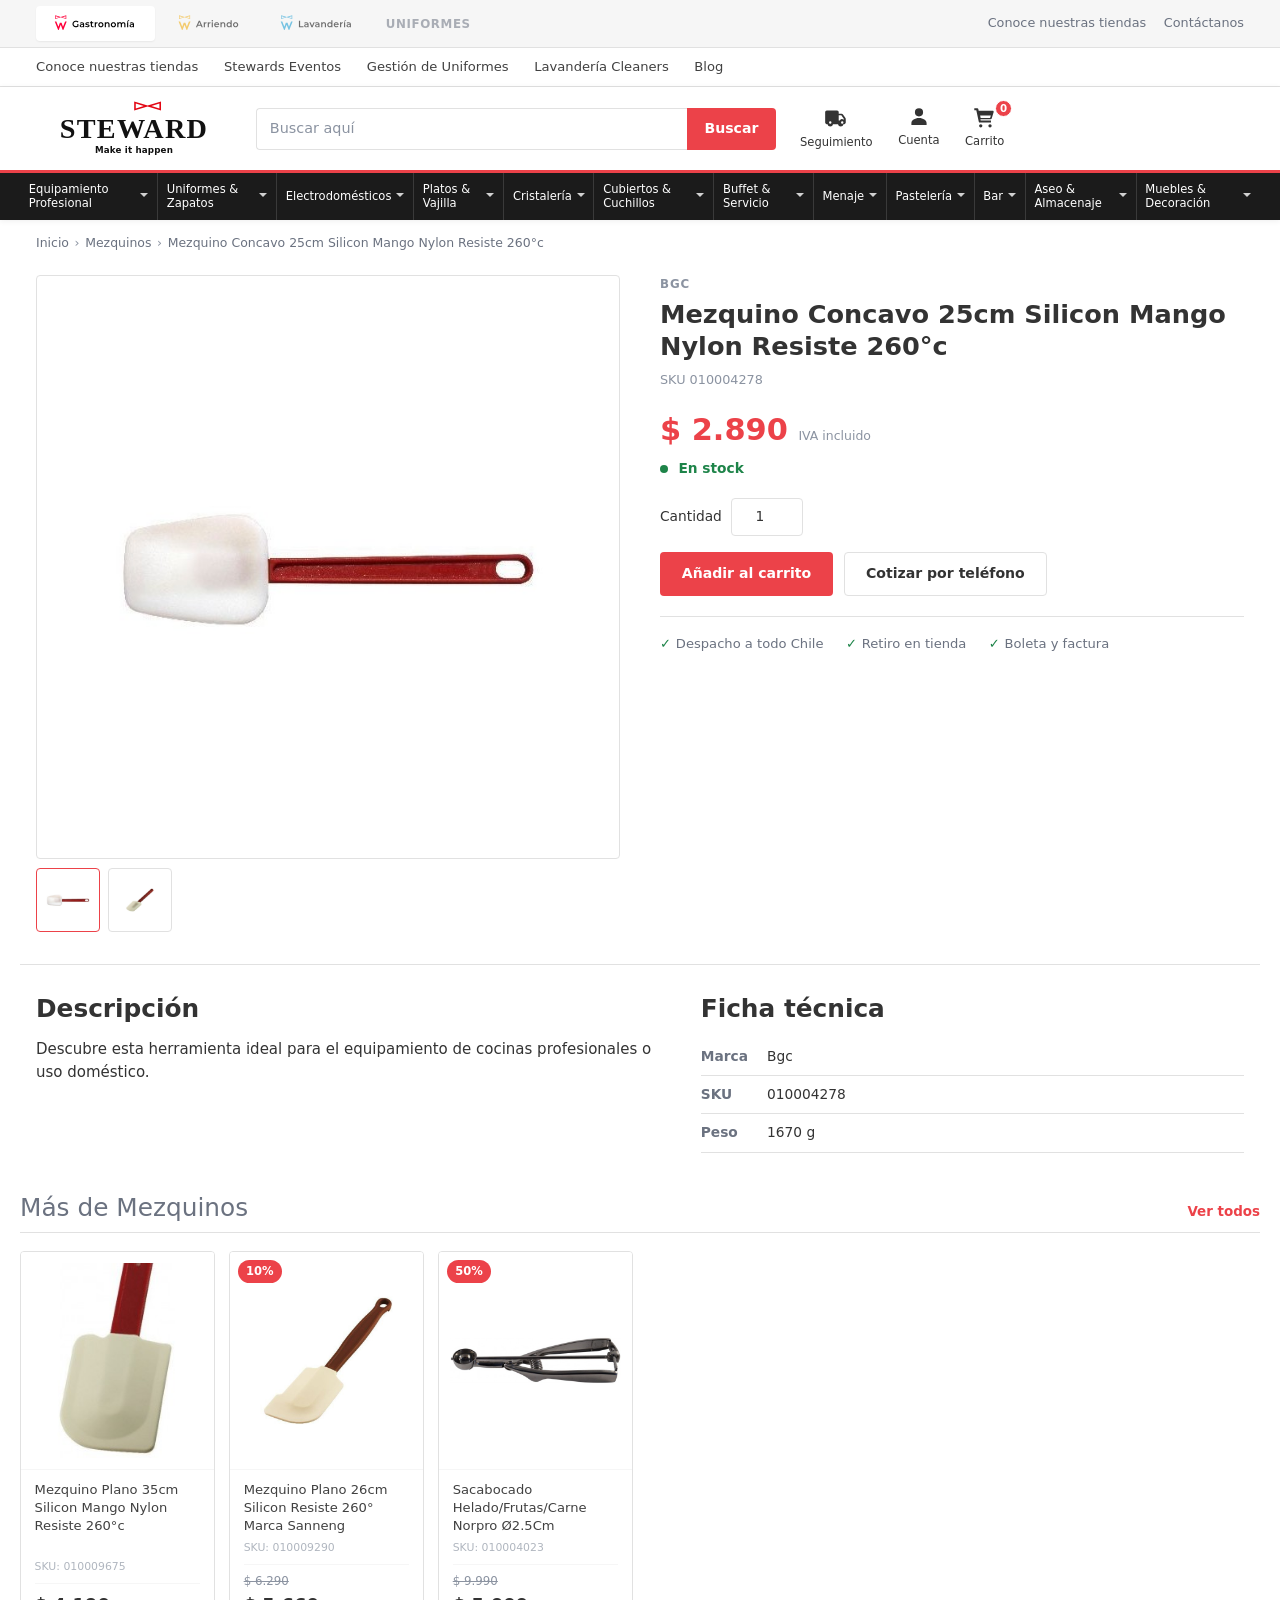
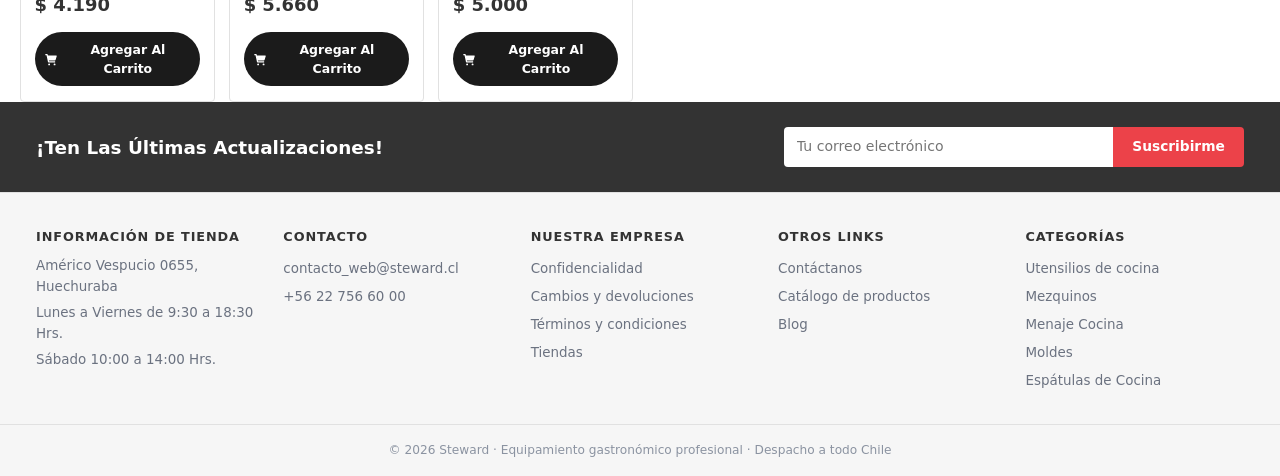
<file: producto/mezquino-concavo-25cm-silicon-mango-nylon-resiste-260-c-543/index.html>
<!doctype html>
<html lang="es-CL">
<head>
<meta charset="utf-8">
<meta name="viewport" content="width=device-width, initial-scale=1">
<title>Mezquino Concavo 25cm Silicon Mango Nylon Resiste 260°c | Bgc</title>
<meta name="description" content="Mezquino Concavo 25cm Silicon Mango Nylon Resiste 260°c. $ 2.890 con IVA. Despacho a todo Chile y retiro en tienda.">
<!-- Replica de trabajo: se mantiene fuera de los buscadores para no competir con el
     sitio original por contenido duplicado. -->
<meta name="robots" content="noindex, nofollow">
<meta name="theme-color" content="#ec4249">
<meta property="og:type" content="website">
<meta property="og:site_name" content="Steward">
<meta property="og:locale" content="es_CL">
<meta property="og:title" content="Mezquino Concavo 25cm Silicon Mango Nylon Resiste 260°c | Bgc">
<meta property="og:description" content="Mezquino Concavo 25cm Silicon Mango Nylon Resiste 260°c. $ 2.890 con IVA. Despacho a todo Chile y retiro en tienda.">
<meta property="og:url" content="https://steward-demo-gopoint.onrender.com/producto/mezquino-concavo-25cm-silicon-mango-nylon-resiste-260-c-543/">
<meta property="og:image" content="https://steward-demo-gopoint.onrender.com/img/mezquinos-mezquino-concavo-25cm-silicon-resiste-.jpg">
<meta name="twitter:card" content="summary_large_image">
<meta name="twitter:image" content="https://steward-demo-gopoint.onrender.com/img/mezquinos-mezquino-concavo-25cm-silicon-resiste-.jpg">
<link rel="icon" href="../../img/favicon.svg" type="image/svg+xml">
<link rel="stylesheet" href="../../assets/site.css">
<script type="application/ld+json">{"@context":"https://schema.org","@type":"BreadcrumbList","itemListElement":[{"@type":"ListItem","position":1,"name":"Inicio","item":"https://steward-demo-gopoint.onrender.com/"},{"@type":"ListItem","position":2,"name":"Mezquinos","item":"https://steward-demo-gopoint.onrender.com/mezquinos/"},{"@type":"ListItem","position":3,"name":"Mezquino Concavo 25cm Silicon Mango Nylon Resiste 260°c","item":"https://steward-demo-gopoint.onrender.com/producto/mezquino-concavo-25cm-silicon-mango-nylon-resiste-260-c-543/"}]}</script>
<script type="application/ld+json">{"@context":"https://schema.org","@type":"Product","name":"Mezquino Concavo 25cm Silicon Mango Nylon Resiste 260°c","description":"Descubre esta herramienta ideal para el equipamiento de cocinas profesionales o uso doméstico.","image":["https://steward-demo-gopoint.onrender.com/img/mezquinos-mezquino-concavo-25cm-silicon-resiste-.jpg","https://steward-demo-gopoint.onrender.com/img/mezquinos-gal0.jpg"],"category":"Mezquinos","inLanguage":"es-CL","offers":{"@type":"Offer","url":"https://steward-demo-gopoint.onrender.com/producto/mezquino-concavo-25cm-silicon-mango-nylon-resiste-260-c-543/","priceCurrency":"CLP","price":"2890","availability":"https://schema.org/InStock","itemCondition":"https://schema.org/NewCondition","priceValidUntil":"2026-12-31","seller":{"@id":"https://steward-demo-gopoint.onrender.com/#organizacion"}},"sku":"010004278","mpn":"010004278","brand":{"@type":"Brand","name":"Bgc"}}</script>
</head>
<body class="p-prod">
<a class="saltar" href="#contenido">Saltar al contenido</a>
<div class="lineas">
  <div class="lineas__in">
    <ul class="lineas__ls"><li><a href="../../"><img src="../../img/cms/steward_gastronomia.svg" alt="Steward Gastronomía" width="120" height="30"></a></li><li><a href="https://arriendo.steward.cl/" rel="noopener"><img src="../../img/cms/steward_arriendo.svg" alt="Steward Arriendo" width="120" height="30"></a></li><li><a href="https://lavanderia.steward.cl/" rel="noopener"><img src="../../img/cms/steward-lavanderia.svg" alt="Steward Lavandería" width="120" height="30"></a></li><li><a href="https://uniformes.steward.cl/" rel="noopener"><span class="linea-txt">Uniformes</span></a></li></ul>
    <ul class="lineas__ac">
      <li><a href="../../tiendas/">Conoce nuestras tiendas</a></li>
      <li><a href="../../tiendas/">Contáctanos</a></li>
    </ul>
  </div>
</div>
<div class="barra2">
  <div class="barra2__in"><ul><li><a href="../../">Conoce nuestras tiendas</a></li><li><a href="../../">Stewards Eventos</a></li><li><a href="../../">Gestión de Uniformes</a></li><li><a href="../../">Lavandería Cleaners</a></li><li><a href="../../">Blog</a></li></ul></div>
</div>
<header class="cab">
  <div class="cab__in">
    <a class="cab__logo" href="../../" aria-label="Steward, inicio">
      <img src="../../img/logo-steward.svg" alt="Steward — Make it happen"
           width="196" height="58">
    </a>
    <form class="busca" action="../../" role="search">
      <label class="vh" for="q">Buscar en el catálogo</label>
      <input id="q" name="s" type="search" placeholder="Buscar aquí">
      <button type="submit">Buscar</button>
    </form>
    <ul class="cab__ac">
      <li><a href="../../"><svg viewBox="0 0 24 24" width="26" height="26" aria-hidden="true"><path fill="currentColor" d="M2 6.5A1.5 1.5 0 0 1 3.5 5H13a1.5 1.5 0 0 1 1.5 1.5V8h2.7c.5 0 .96.25 1.24.66l2.3 3.4c.17.25.26.55.26.86v3.33c0 .8-.65 1.45-1.45 1.45h-.63a2.6 2.6 0 0 1-5.09 0H9.26a2.6 2.6 0 0 1-5.09 0H3.45C2.65 17.7 2 17.05 2 16.25V6.5Zm12.5 3v4.7h1.02a2.6 2.6 0 0 1 3.63-.5V12.6L16.9 9.5h-2.4ZM6.7 15.1a1.1 1.1 0 1 0 0 2.2 1.1 1.1 0 0 0 0-2.2Zm11.05 0a1.1 1.1 0 1 0 0 2.2 1.1 1.1 0 0 0 0-2.2Z"/></svg><span>Seguimiento</span></a></li>
      <li><a href="../../"><svg viewBox="0 0 24 24" width="24" height="24" aria-hidden="true"><path fill="currentColor" d="M12 3.2a4.1 4.1 0 1 1 0 8.2 4.1 4.1 0 0 1 0-8.2Zm0 9.9c4.2 0 7.6 2.3 7.6 5.1V20H4.4v-1.8c0-2.8 3.4-5.1 7.6-5.1Z"/></svg><span>Cuenta</span></a></li>
      <li><a class="cab__carro" href="../../"><svg viewBox="0 0 24 24" width="25" height="25" aria-hidden="true"><path fill="currentColor" d="M2.2 3.2h2.9c.5 0 .93.35 1.03.84l.28 1.36h13.4c.7 0 1.2.66 1 1.33l-1.9 6.2c-.14.45-.55.76-1.02.76H8.06l.26 1.26h9.9v1.9H7.55c-.5 0-.93-.35-1.03-.84L4.13 5.1H2.2V3.2Zm5.6 6.9.5 2.4h9.06l.74-2.4H7.8Zm.6 8.3a1.6 1.6 0 1 1 0 3.2 1.6 1.6 0 0 1 0-3.2Zm8.9 0a1.6 1.6 0 1 1 0 3.2 1.6 1.6 0 0 1 0-3.2Z"/></svg><b class="cnt">0</b>
        <span>Carrito</span></a></li>
    </ul>
  </div>
  <nav class="mega" aria-label="Categorías">
    <div class="mega__in"><ul><li><a href="../../">Equipamiento Profesional</a></li><li><a href="../../">Uniformes&nbsp;&amp; Zapatos</a></li><li><a href="../../">Electrodomésticos</a></li><li><a href="../../">Platos&nbsp;&amp; Vajilla</a></li><li><a href="../../">Cristalería</a></li><li><a href="../../">Cubiertos&nbsp;&amp; Cuchillos</a></li><li><a href="../../">Buffet&nbsp;&amp; Servicio</a></li><li><a href="../../menaje-cocina/" class="act">Menaje</a></li><li><a href="../../moldes/" class="act">Pastelería</a></li><li><a href="../../">Bar</a></li><li><a href="../../">Aseo&nbsp;&amp; Almacenaje</a></li><li><a href="../../">Muebles&nbsp;&amp; Decoración</a></li></ul></div>
  </nav>
</header>
<main id="contenido">
<nav class="migas" aria-label="Ruta de navegación"><ol><li><a href="../../">Inicio</a></li><li><a href="../../mezquinos/">Mezquinos</a></li><li aria-current="page">Mezquino Concavo 25cm Silicon Mango Nylon Resiste 260°c</li></ol></nav>
<article class="ficha">
  <div class="ficha__in">
    <div class="galeria">
      <div class="galeria__grande">
        <img id="foto" src="../../img/mezquinos-mezquino-concavo-25cm-silicon-resiste-.jpg" alt="Mezquino Concavo 25cm Silicon Mango Nylon Resiste 260°c"
             width="560" height="560" fetchpriority="high" decoding="async">
      </div>
      <div class="galeria__thumbs" role="tablist"><button role="tab" aria-selected="true" data-img="../../img/mezquinos-mezquino-concavo-25cm-silicon-resiste-.jpg"><img src="../../img/mezquinos-mezquino-concavo-25cm-silicon-resiste-.jpg" alt="" width="64" height="64" loading="lazy"></button><button role="tab" aria-selected="false" data-img="../../img/mezquinos-gal0.jpg"><img src="../../img/mezquinos-gal0.jpg" alt="" width="64" height="64" loading="lazy"></button></div>
    </div>
    <div class="ficha__datos">
      <p class="ficha__marca">Bgc</p>
      <h1>Mezquino Concavo 25cm Silicon Mango Nylon Resiste 260°c</h1>
      <p class="ficha__sku">SKU 010004278</p>
      <p class="ficha__precio">$ 2.890 <span>IVA incluido</span></p>
      <p class="ficha__stock"><span class="punto"></span> En stock</p>
      <div class="ficha__cant">
        <label for="cant">Cantidad</label>
        <input id="cant" type="number" value="1" min="1" inputmode="numeric">
      </div>
      <div class="ficha__acc">
        <button class="btn btn--pri" type="button" data-demo>Añadir al carrito</button>
        <a class="btn btn--sec" href="tel:+56227566000">Cotizar por teléfono</a>
      </div>
      <ul class="ficha__sellos">
        <li>Despacho a todo Chile</li>
        <li>Retiro en tienda</li>
        <li>Boleta y factura</li>
      </ul>
    </div>
  </div>
  <div class="ficha__detalle">
    <div><h2>Descripción</h2><p>Descubre esta herramienta ideal para el equipamiento de cocinas profesionales o uso doméstico.</p></div>
    <div><h2>Ficha técnica</h2><dl class="specs"><dt>Marca</dt><dd>Bgc</dd><dt>SKU</dt><dd>010004278</dd><dt>Peso</dt><dd>1670 g</dd></dl></div>
  </div>
</article>
<section class="bloque">
  <div class="bloque__in">
    <div class="bloque__cab"><h2>Más de Mezquinos</h2><a class="bloque__ver" href="../../mezquinos/">Ver todos</a></div>
    <div class="carr"><article class="prod">
  <a class="prod__link" href="../../producto/mezquino-plano-35cm-silicon-mango-nylon-resiste-260-c-1144/">
    <div class="prod__foto">
      
      <img src="../../img/mezquinos-mezquino-plano-35cm-silicon-resiste-26.jpg" alt="Mezquino Plano 35cm Silicon Mango Nylon Resiste 260°c"
           width="300" height="300" loading="lazy" decoding="async">
    </div>
    <div class="prod__cuerpo">
      
      <h3 class="prod__nombre">Mezquino Plano 35cm Silicon Mango Nylon Resiste 260°c</h3>
      <p class="prod__sku">SKU: 010009675</p>
      <p class="prod__precios"><span class="prod__precio">$ 4.190</span></p>
    </div>
  </a>
  <button class="prod__btn" type="button" data-demo><svg viewBox="0 0 24 24" width="15" height="15" aria-hidden="true"><path fill="currentColor" d="M2.2 3.2h2.9c.5 0 .93.35 1.03.84l.28 1.36h13.4c.7 0 1.2.66 1 1.33l-1.9 6.2c-.14.45-.55.76-1.02.76H8.06l.26 1.26h9.9v1.9H7.55c-.5 0-.93-.35-1.03-.84L4.13 5.1H2.2V3.2Zm6.2 15.2a1.6 1.6 0 1 1 0 3.2 1.6 1.6 0 0 1 0-3.2Zm8.9 0a1.6 1.6 0 1 1 0 3.2 1.6 1.6 0 0 1 0-3.2Z"/></svg> Agregar Al Carrito</button>
</article><article class="prod">
  <a class="prod__link" href="../../producto/mezquino-plano-26cm-silicon-resiste-260-marca-sanneng-1025/">
    <div class="prod__foto">
      <span class="prod__dto">10%</span>
      <img src="../../img/mezquinos-mezquino-plano-26cm-silicon-resiste-26.jpg" alt="Mezquino Plano 26cm Silicon Resiste 260° Marca Sanneng"
           width="300" height="300" loading="lazy" decoding="async">
    </div>
    <div class="prod__cuerpo">
      
      <h3 class="prod__nombre">Mezquino Plano 26cm Silicon Resiste 260° Marca Sanneng</h3>
      <p class="prod__sku">SKU: 010009290</p>
      <p class="prod__precios"><span class="prod__antes">$ 6.290</span><span class="prod__precio">$ 5.660</span></p>
    </div>
  </a>
  <button class="prod__btn" type="button" data-demo><svg viewBox="0 0 24 24" width="15" height="15" aria-hidden="true"><path fill="currentColor" d="M2.2 3.2h2.9c.5 0 .93.35 1.03.84l.28 1.36h13.4c.7 0 1.2.66 1 1.33l-1.9 6.2c-.14.45-.55.76-1.02.76H8.06l.26 1.26h9.9v1.9H7.55c-.5 0-.93-.35-1.03-.84L4.13 5.1H2.2V3.2Zm6.2 15.2a1.6 1.6 0 1 1 0 3.2 1.6 1.6 0 0 1 0-3.2Zm8.9 0a1.6 1.6 0 1 1 0 3.2 1.6 1.6 0 0 1 0-3.2Z"/></svg> Agregar Al Carrito</button>
</article><article class="prod">
  <a class="prod__link" href="../../producto/sacabocado-helado-frutas-carne-norpro-2-5cm-509/">
    <div class="prod__foto">
      <span class="prod__dto">50%</span>
      <img src="../../img/mezquinos-sacabocado-heladofrutascarne-norpro-25.jpg" alt="Sacabocado Helado/Frutas/Carne Norpro Ø2.5Cm"
           width="300" height="300" loading="lazy" decoding="async">
    </div>
    <div class="prod__cuerpo">
      
      <h3 class="prod__nombre">Sacabocado Helado/Frutas/Carne Norpro Ø2.5Cm</h3>
      <p class="prod__sku">SKU: 010004023</p>
      <p class="prod__precios"><span class="prod__antes">$ 9.990</span><span class="prod__precio">$ 5.000</span></p>
    </div>
  </a>
  <button class="prod__btn" type="button" data-demo><svg viewBox="0 0 24 24" width="15" height="15" aria-hidden="true"><path fill="currentColor" d="M2.2 3.2h2.9c.5 0 .93.35 1.03.84l.28 1.36h13.4c.7 0 1.2.66 1 1.33l-1.9 6.2c-.14.45-.55.76-1.02.76H8.06l.26 1.26h9.9v1.9H7.55c-.5 0-.93-.35-1.03-.84L4.13 5.1H2.2V3.2Zm6.2 15.2a1.6 1.6 0 1 1 0 3.2 1.6 1.6 0 0 1 0-3.2Zm8.9 0a1.6 1.6 0 1 1 0 3.2 1.6 1.6 0 0 1 0-3.2Z"/></svg> Agregar Al Carrito</button>
</article></div>
  </div>
</section>
</main>
<section class="news">
  <div class="news__in">
    <h2>¡Ten Las Últimas Actualizaciones!</h2>
    <form class="news__f" action="../../">
      <label class="vh" for="mail">Correo electrónico</label>
      <input id="mail" type="email" placeholder="Tu correo electrónico" required>
      <button type="submit">Suscribirme</button>
    </form>
  </div>
</section>
<footer class="pie">
  <div class="pie__in">
    <div class="pie__col">
      <h2>Información de Tienda</h2>
      <p>Américo Vespucio 0655, Huechuraba</p>
      <p>Lunes a Viernes de 9:30 a 18:30 Hrs.</p>
      <p>Sábado 10:00 a 14:00 Hrs.</p>
    </div>
    <div class="pie__col">
      <h2>Contacto</h2>
      <ul>
        <li><a href="mailto:contacto_web@steward.cl">contacto_web@steward.cl</a></li>
        <li><a href="tel:+56227566000">+56 22 756 60 00</a></li>
      </ul>
    </div>
    <div class="pie__col">
      <h2>Nuestra Empresa</h2>
      <ul><li><a href="../../">Confidencialidad</a></li><li><a href="../../">Cambios y devoluciones</a></li><li><a href="../../">Términos y condiciones</a></li><li><a href="../../tiendas/">Tiendas</a></li></ul>
    </div>
    <div class="pie__col">
      <h2>Otros Links</h2>
      <ul><li><a href="../../">Contáctanos</a></li><li><a href="../../">Catálogo de productos</a></li><li><a href="../../">Blog</a></li></ul>
    </div>
    <div class="pie__col">
      <h2>Categorías</h2>
      <ul><li><a href="../../utensilios-de-cocina/">Utensilios de cocina</a></li><li><a href="../../mezquinos/">Mezquinos</a></li><li><a href="../../menaje-cocina/">Menaje Cocina</a></li><li><a href="../../moldes/">Moldes</a></li><li><a href="../../espatulas-de-cocina/">Espátulas de Cocina</a></li></ul>
    </div>
  </div>
  <div class="pie__legal">
    <p>© 2026 Steward · Equipamiento gastronómico profesional · Despacho a todo Chile</p>
  </div>
</footer>
<script src="../../assets/app.js" defer></script>
</body>
</html>
</file>
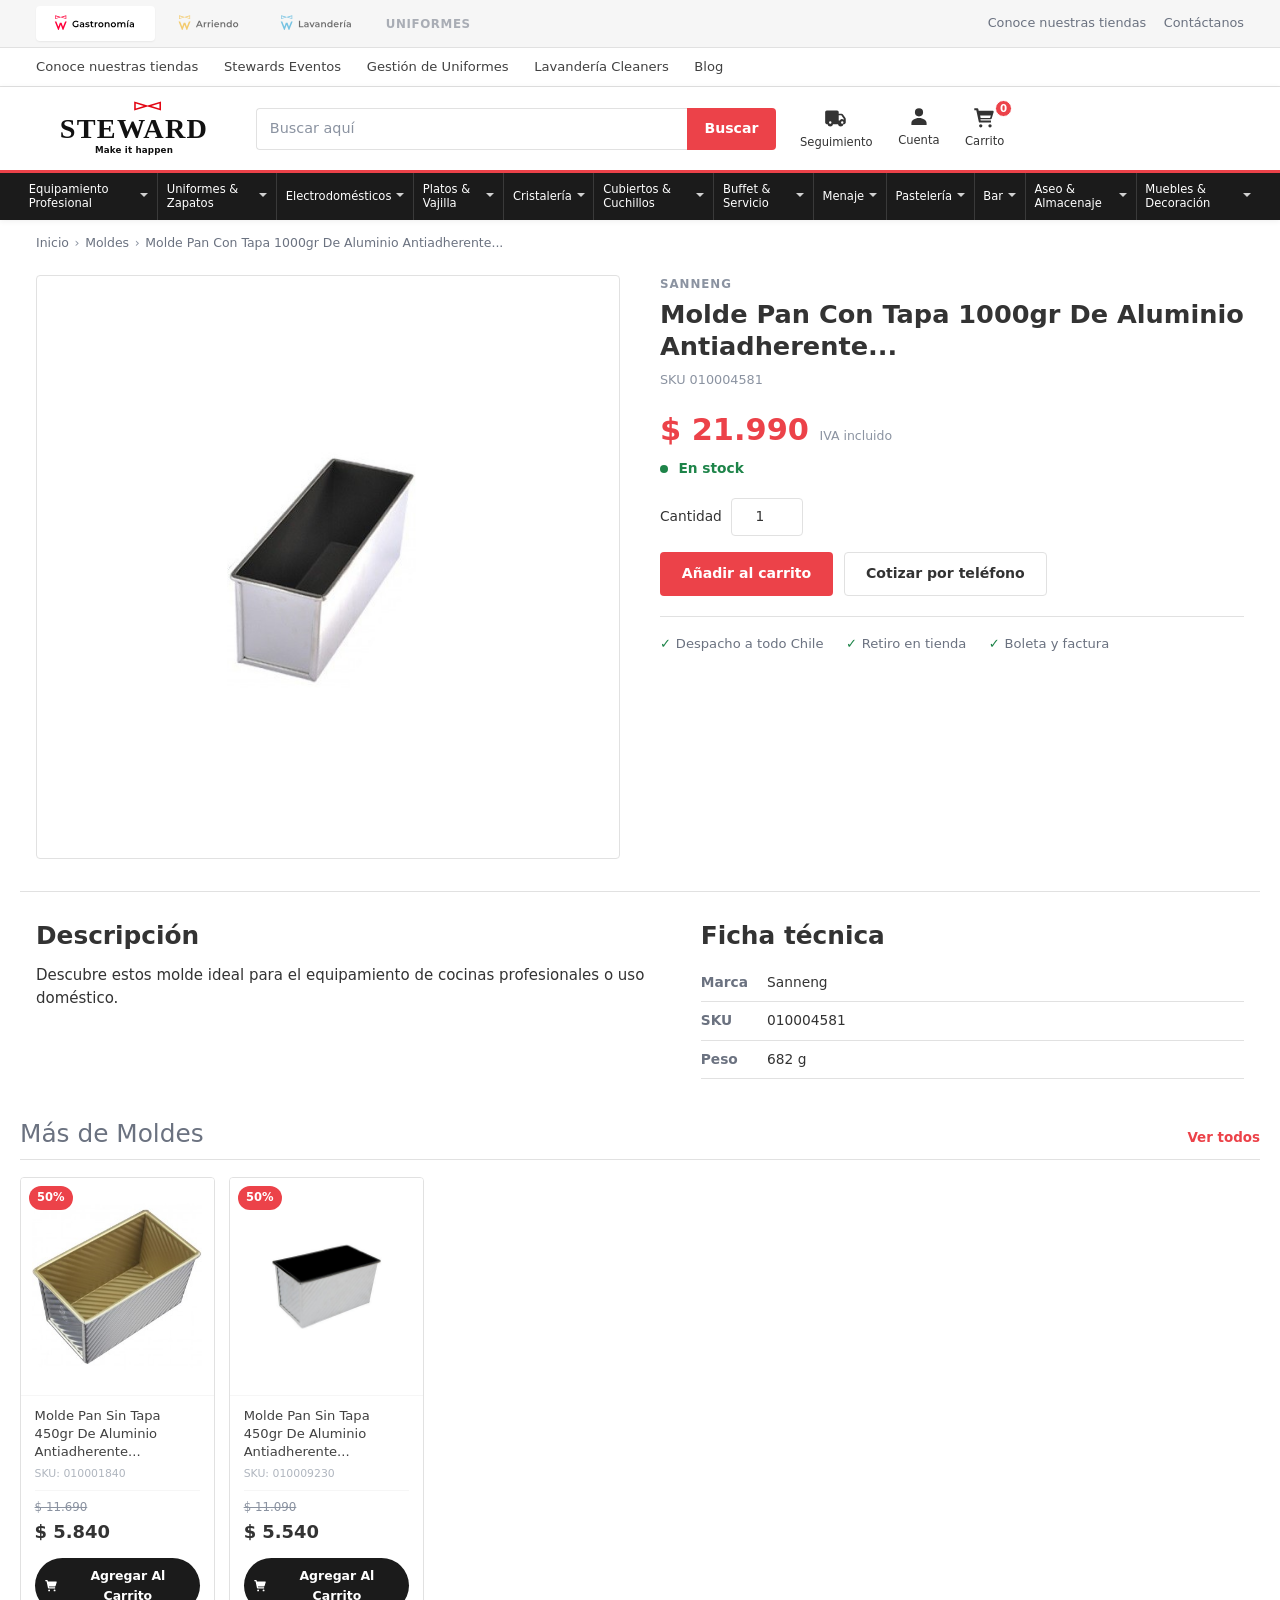
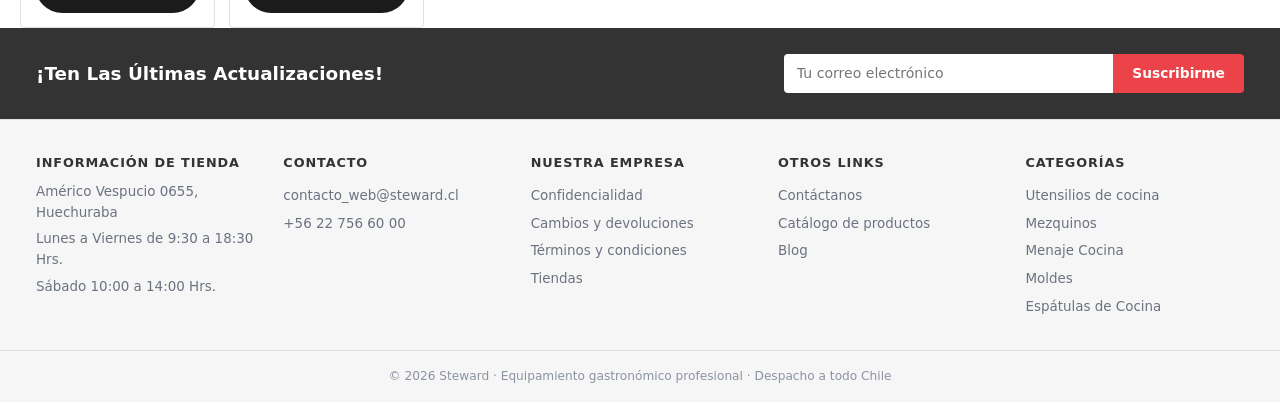
<file: producto/molde-pan-con-tapa-1000gr-de-aluminio-antiadherente-586/index.html>
<!doctype html>
<html lang="es-CL">
<head>
<meta charset="utf-8">
<meta name="viewport" content="width=device-width, initial-scale=1">
<title>Molde Pan Con Tapa 1000gr De Aluminio Antiadherente... | Sanneng</title>
<meta name="description" content="Molde Pan Con Tapa 1000gr De Aluminio Antiadherente.... $ 21.990 con IVA. Despacho a todo Chile y retiro en tienda.">
<!-- Replica de trabajo: se mantiene fuera de los buscadores para no competir con el
     sitio original por contenido duplicado. -->
<meta name="robots" content="noindex, nofollow">
<meta name="theme-color" content="#ec4249">
<meta property="og:type" content="website">
<meta property="og:site_name" content="Steward">
<meta property="og:locale" content="es_CL">
<meta property="og:title" content="Molde Pan Con Tapa 1000gr De Aluminio Antiadherente... | Sanneng">
<meta property="og:description" content="Molde Pan Con Tapa 1000gr De Aluminio Antiadherente.... $ 21.990 con IVA. Despacho a todo Chile y retiro en tienda.">
<meta property="og:url" content="https://steward-demo-gopoint.onrender.com/producto/molde-pan-con-tapa-1000gr-de-aluminio-antiadherente-586/">
<meta property="og:image" content="https://steward-demo-gopoint.onrender.com/img/moldes-molde-pan-aluminio-con-teflon-327x12x1.jpg">
<meta name="twitter:card" content="summary_large_image">
<meta name="twitter:image" content="https://steward-demo-gopoint.onrender.com/img/moldes-molde-pan-aluminio-con-teflon-327x12x1.jpg">
<link rel="icon" href="../../img/favicon.svg" type="image/svg+xml">
<link rel="stylesheet" href="../../assets/site.css">
<script type="application/ld+json">{"@context":"https://schema.org","@type":"BreadcrumbList","itemListElement":[{"@type":"ListItem","position":1,"name":"Inicio","item":"https://steward-demo-gopoint.onrender.com/"},{"@type":"ListItem","position":2,"name":"Moldes","item":"https://steward-demo-gopoint.onrender.com/moldes/"},{"@type":"ListItem","position":3,"name":"Molde Pan Con Tapa 1000gr De Aluminio Antiadherente...","item":"https://steward-demo-gopoint.onrender.com/producto/molde-pan-con-tapa-1000gr-de-aluminio-antiadherente-586/"}]}</script>
<script type="application/ld+json">{"@context":"https://schema.org","@type":"Product","name":"Molde Pan Con Tapa 1000gr De Aluminio Antiadherente...","description":"Descubre estos molde ideal para el equipamiento de cocinas profesionales o uso doméstico.","image":["https://steward-demo-gopoint.onrender.com/img/moldes-molde-pan-aluminio-con-teflon-327x12x1.jpg"],"category":"Moldes","inLanguage":"es-CL","offers":{"@type":"Offer","url":"https://steward-demo-gopoint.onrender.com/producto/molde-pan-con-tapa-1000gr-de-aluminio-antiadherente-586/","priceCurrency":"CLP","price":"21990","availability":"https://schema.org/InStock","itemCondition":"https://schema.org/NewCondition","priceValidUntil":"2026-12-31","seller":{"@id":"https://steward-demo-gopoint.onrender.com/#organizacion"}},"sku":"010004581","mpn":"010004581","brand":{"@type":"Brand","name":"Sanneng"}}</script>
</head>
<body class="p-prod">
<a class="saltar" href="#contenido">Saltar al contenido</a>
<div class="lineas">
  <div class="lineas__in">
    <ul class="lineas__ls"><li><a href="../../"><img src="../../img/cms/steward_gastronomia.svg" alt="Steward Gastronomía" width="120" height="30"></a></li><li><a href="https://arriendo.steward.cl/" rel="noopener"><img src="../../img/cms/steward_arriendo.svg" alt="Steward Arriendo" width="120" height="30"></a></li><li><a href="https://lavanderia.steward.cl/" rel="noopener"><img src="../../img/cms/steward-lavanderia.svg" alt="Steward Lavandería" width="120" height="30"></a></li><li><a href="https://uniformes.steward.cl/" rel="noopener"><span class="linea-txt">Uniformes</span></a></li></ul>
    <ul class="lineas__ac">
      <li><a href="../../tiendas/">Conoce nuestras tiendas</a></li>
      <li><a href="../../tiendas/">Contáctanos</a></li>
    </ul>
  </div>
</div>
<div class="barra2">
  <div class="barra2__in"><ul><li><a href="../../">Conoce nuestras tiendas</a></li><li><a href="../../">Stewards Eventos</a></li><li><a href="../../">Gestión de Uniformes</a></li><li><a href="../../">Lavandería Cleaners</a></li><li><a href="../../">Blog</a></li></ul></div>
</div>
<header class="cab">
  <div class="cab__in">
    <a class="cab__logo" href="../../" aria-label="Steward, inicio">
      <img src="../../img/logo-steward.svg" alt="Steward — Make it happen"
           width="196" height="58">
    </a>
    <form class="busca" action="../../" role="search">
      <label class="vh" for="q">Buscar en el catálogo</label>
      <input id="q" name="s" type="search" placeholder="Buscar aquí">
      <button type="submit">Buscar</button>
    </form>
    <ul class="cab__ac">
      <li><a href="../../"><svg viewBox="0 0 24 24" width="26" height="26" aria-hidden="true"><path fill="currentColor" d="M2 6.5A1.5 1.5 0 0 1 3.5 5H13a1.5 1.5 0 0 1 1.5 1.5V8h2.7c.5 0 .96.25 1.24.66l2.3 3.4c.17.25.26.55.26.86v3.33c0 .8-.65 1.45-1.45 1.45h-.63a2.6 2.6 0 0 1-5.09 0H9.26a2.6 2.6 0 0 1-5.09 0H3.45C2.65 17.7 2 17.05 2 16.25V6.5Zm12.5 3v4.7h1.02a2.6 2.6 0 0 1 3.63-.5V12.6L16.9 9.5h-2.4ZM6.7 15.1a1.1 1.1 0 1 0 0 2.2 1.1 1.1 0 0 0 0-2.2Zm11.05 0a1.1 1.1 0 1 0 0 2.2 1.1 1.1 0 0 0 0-2.2Z"/></svg><span>Seguimiento</span></a></li>
      <li><a href="../../"><svg viewBox="0 0 24 24" width="24" height="24" aria-hidden="true"><path fill="currentColor" d="M12 3.2a4.1 4.1 0 1 1 0 8.2 4.1 4.1 0 0 1 0-8.2Zm0 9.9c4.2 0 7.6 2.3 7.6 5.1V20H4.4v-1.8c0-2.8 3.4-5.1 7.6-5.1Z"/></svg><span>Cuenta</span></a></li>
      <li><a class="cab__carro" href="../../"><svg viewBox="0 0 24 24" width="25" height="25" aria-hidden="true"><path fill="currentColor" d="M2.2 3.2h2.9c.5 0 .93.35 1.03.84l.28 1.36h13.4c.7 0 1.2.66 1 1.33l-1.9 6.2c-.14.45-.55.76-1.02.76H8.06l.26 1.26h9.9v1.9H7.55c-.5 0-.93-.35-1.03-.84L4.13 5.1H2.2V3.2Zm5.6 6.9.5 2.4h9.06l.74-2.4H7.8Zm.6 8.3a1.6 1.6 0 1 1 0 3.2 1.6 1.6 0 0 1 0-3.2Zm8.9 0a1.6 1.6 0 1 1 0 3.2 1.6 1.6 0 0 1 0-3.2Z"/></svg><b class="cnt">0</b>
        <span>Carrito</span></a></li>
    </ul>
  </div>
  <nav class="mega" aria-label="Categorías">
    <div class="mega__in"><ul><li><a href="../../">Equipamiento Profesional</a></li><li><a href="../../">Uniformes&nbsp;&amp; Zapatos</a></li><li><a href="../../">Electrodomésticos</a></li><li><a href="../../">Platos&nbsp;&amp; Vajilla</a></li><li><a href="../../">Cristalería</a></li><li><a href="../../">Cubiertos&nbsp;&amp; Cuchillos</a></li><li><a href="../../">Buffet&nbsp;&amp; Servicio</a></li><li><a href="../../menaje-cocina/" class="act">Menaje</a></li><li><a href="../../moldes/" class="act">Pastelería</a></li><li><a href="../../">Bar</a></li><li><a href="../../">Aseo&nbsp;&amp; Almacenaje</a></li><li><a href="../../">Muebles&nbsp;&amp; Decoración</a></li></ul></div>
  </nav>
</header>
<main id="contenido">
<nav class="migas" aria-label="Ruta de navegación"><ol><li><a href="../../">Inicio</a></li><li><a href="../../moldes/">Moldes</a></li><li aria-current="page">Molde Pan Con Tapa 1000gr De Aluminio Antiadherente...</li></ol></nav>
<article class="ficha">
  <div class="ficha__in">
    <div class="galeria">
      <div class="galeria__grande">
        <img id="foto" src="../../img/moldes-molde-pan-aluminio-con-teflon-327x12x1.jpg" alt="Molde Pan Con Tapa 1000gr De Aluminio Antiadherente..."
             width="560" height="560" fetchpriority="high" decoding="async">
      </div>
      
    </div>
    <div class="ficha__datos">
      <p class="ficha__marca">Sanneng</p>
      <h1>Molde Pan Con Tapa 1000gr De Aluminio Antiadherente...</h1>
      <p class="ficha__sku">SKU 010004581</p>
      <p class="ficha__precio">$ 21.990 <span>IVA incluido</span></p>
      <p class="ficha__stock"><span class="punto"></span> En stock</p>
      <div class="ficha__cant">
        <label for="cant">Cantidad</label>
        <input id="cant" type="number" value="1" min="1" inputmode="numeric">
      </div>
      <div class="ficha__acc">
        <button class="btn btn--pri" type="button" data-demo>Añadir al carrito</button>
        <a class="btn btn--sec" href="tel:+56227566000">Cotizar por teléfono</a>
      </div>
      <ul class="ficha__sellos">
        <li>Despacho a todo Chile</li>
        <li>Retiro en tienda</li>
        <li>Boleta y factura</li>
      </ul>
    </div>
  </div>
  <div class="ficha__detalle">
    <div><h2>Descripción</h2><p>Descubre estos molde ideal para el equipamiento de cocinas profesionales o uso doméstico.</p></div>
    <div><h2>Ficha técnica</h2><dl class="specs"><dt>Marca</dt><dd>Sanneng</dd><dt>SKU</dt><dd>010004581</dd><dt>Peso</dt><dd>682 g</dd></dl></div>
  </div>
</article>
<section class="bloque">
  <div class="bloque__in">
    <div class="bloque__cab"><h2>Más de Moldes</h2><a class="bloque__ver" href="../../moldes/">Ver todos</a></div>
    <div class="carr"><article class="prod">
  <a class="prod__link" href="../../producto/molde-pan-sin-tapa-450gr-de-aluminio-antiadherente-279/">
    <div class="prod__foto">
      <span class="prod__dto">50%</span>
      <img src="../../img/moldes-molde-pan-alum-10mm-sanneng-196x106x11.jpg" alt="Molde Pan Sin Tapa 450gr De Aluminio Antiadherente..."
           width="300" height="300" loading="lazy" decoding="async">
    </div>
    <div class="prod__cuerpo">
      
      <h3 class="prod__nombre">Molde Pan Sin Tapa 450gr De Aluminio Antiadherente...</h3>
      <p class="prod__sku">SKU: 010001840</p>
      <p class="prod__precios"><span class="prod__antes">$ 11.690</span><span class="prod__precio">$ 5.840</span></p>
    </div>
  </a>
  <button class="prod__btn" type="button" data-demo><svg viewBox="0 0 24 24" width="15" height="15" aria-hidden="true"><path fill="currentColor" d="M2.2 3.2h2.9c.5 0 .93.35 1.03.84l.28 1.36h13.4c.7 0 1.2.66 1 1.33l-1.9 6.2c-.14.45-.55.76-1.02.76H8.06l.26 1.26h9.9v1.9H7.55c-.5 0-.93-.35-1.03-.84L4.13 5.1H2.2V3.2Zm6.2 15.2a1.6 1.6 0 1 1 0 3.2 1.6 1.6 0 0 1 0-3.2Zm8.9 0a1.6 1.6 0 1 1 0 3.2 1.6 1.6 0 0 1 0-3.2Z"/></svg> Agregar Al Carrito</button>
</article><article class="prod">
  <a class="prod__link" href="../../producto/molde-pan-sin-tapa-450gr-de-aluminio-antiadherente-1019/">
    <div class="prod__foto">
      <span class="prod__dto">50%</span>
      <img src="../../img/moldes-molde-pan-450gr-rect-alum-10mm-sanneng.jpg" alt="Molde Pan Sin Tapa 450gr De Aluminio Antiadherente..."
           width="300" height="300" loading="lazy" decoding="async">
    </div>
    <div class="prod__cuerpo">
      
      <h3 class="prod__nombre">Molde Pan Sin Tapa 450gr De Aluminio Antiadherente...</h3>
      <p class="prod__sku">SKU: 010009230</p>
      <p class="prod__precios"><span class="prod__antes">$ 11.090</span><span class="prod__precio">$ 5.540</span></p>
    </div>
  </a>
  <button class="prod__btn" type="button" data-demo><svg viewBox="0 0 24 24" width="15" height="15" aria-hidden="true"><path fill="currentColor" d="M2.2 3.2h2.9c.5 0 .93.35 1.03.84l.28 1.36h13.4c.7 0 1.2.66 1 1.33l-1.9 6.2c-.14.45-.55.76-1.02.76H8.06l.26 1.26h9.9v1.9H7.55c-.5 0-.93-.35-1.03-.84L4.13 5.1H2.2V3.2Zm6.2 15.2a1.6 1.6 0 1 1 0 3.2 1.6 1.6 0 0 1 0-3.2Zm8.9 0a1.6 1.6 0 1 1 0 3.2 1.6 1.6 0 0 1 0-3.2Z"/></svg> Agregar Al Carrito</button>
</article></div>
  </div>
</section>
</main>
<section class="news">
  <div class="news__in">
    <h2>¡Ten Las Últimas Actualizaciones!</h2>
    <form class="news__f" action="../../">
      <label class="vh" for="mail">Correo electrónico</label>
      <input id="mail" type="email" placeholder="Tu correo electrónico" required>
      <button type="submit">Suscribirme</button>
    </form>
  </div>
</section>
<footer class="pie">
  <div class="pie__in">
    <div class="pie__col">
      <h2>Información de Tienda</h2>
      <p>Américo Vespucio 0655, Huechuraba</p>
      <p>Lunes a Viernes de 9:30 a 18:30 Hrs.</p>
      <p>Sábado 10:00 a 14:00 Hrs.</p>
    </div>
    <div class="pie__col">
      <h2>Contacto</h2>
      <ul>
        <li><a href="mailto:contacto_web@steward.cl">contacto_web@steward.cl</a></li>
        <li><a href="tel:+56227566000">+56 22 756 60 00</a></li>
      </ul>
    </div>
    <div class="pie__col">
      <h2>Nuestra Empresa</h2>
      <ul><li><a href="../../">Confidencialidad</a></li><li><a href="../../">Cambios y devoluciones</a></li><li><a href="../../">Términos y condiciones</a></li><li><a href="../../tiendas/">Tiendas</a></li></ul>
    </div>
    <div class="pie__col">
      <h2>Otros Links</h2>
      <ul><li><a href="../../">Contáctanos</a></li><li><a href="../../">Catálogo de productos</a></li><li><a href="../../">Blog</a></li></ul>
    </div>
    <div class="pie__col">
      <h2>Categorías</h2>
      <ul><li><a href="../../utensilios-de-cocina/">Utensilios de cocina</a></li><li><a href="../../mezquinos/">Mezquinos</a></li><li><a href="../../menaje-cocina/">Menaje Cocina</a></li><li><a href="../../moldes/">Moldes</a></li><li><a href="../../espatulas-de-cocina/">Espátulas de Cocina</a></li></ul>
    </div>
  </div>
  <div class="pie__legal">
    <p>© 2026 Steward · Equipamiento gastronómico profesional · Despacho a todo Chile</p>
  </div>
</footer>
<script src="../../assets/app.js" defer></script>
</body>
</html>
</file>
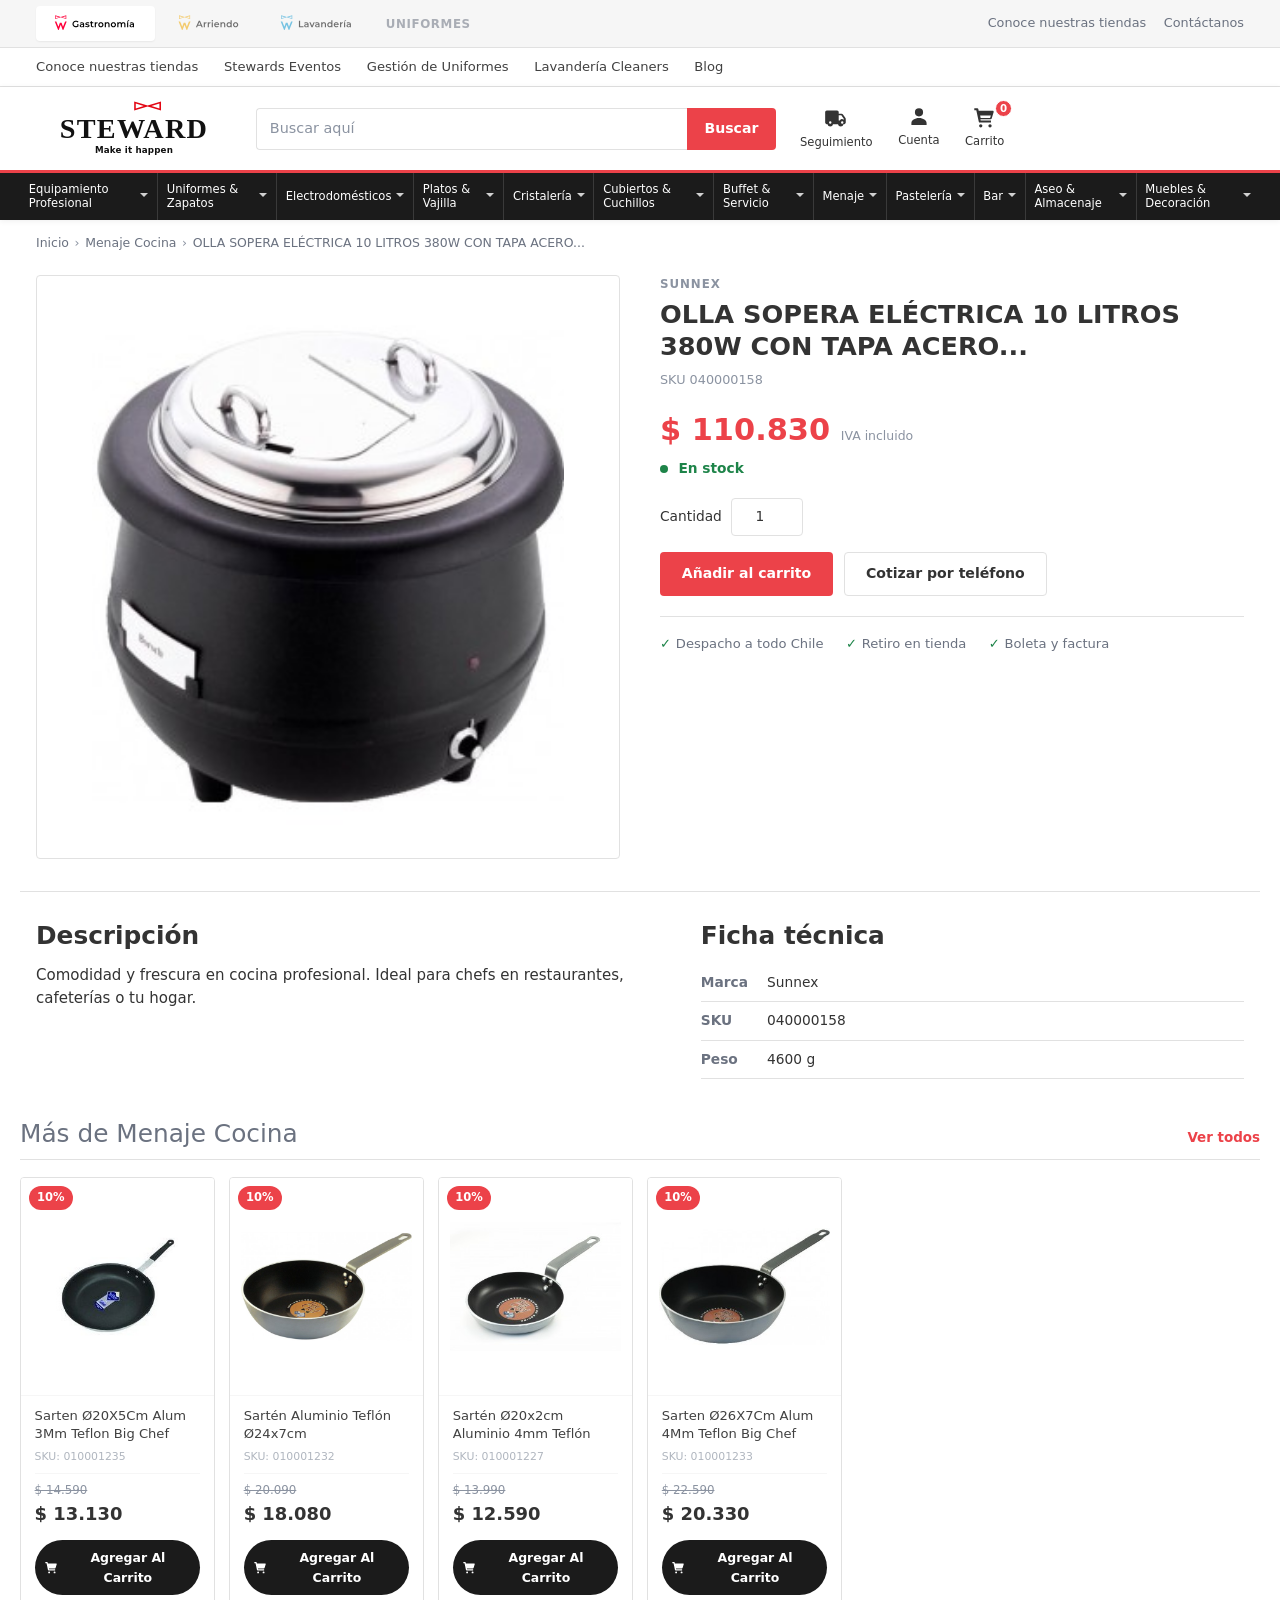
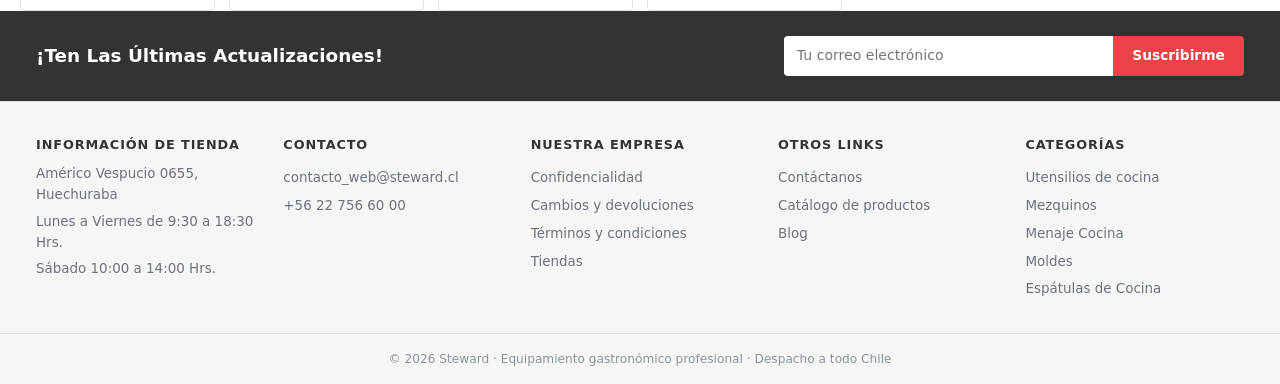
<file: producto/olla-sopera-el-ctrica-10-litros-380w-con-tapa-acero-3385/index.html>
<!doctype html>
<html lang="es-CL">
<head>
<meta charset="utf-8">
<meta name="viewport" content="width=device-width, initial-scale=1">
<title>OLLA SOPERA ELÉCTRICA 10 LITROS 380W CON TAPA ACERO... | Sunnex</title>
<meta name="description" content="OLLA SOPERA ELÉCTRICA 10 LITROS 380W CON TAPA ACERO.... $ 110.830 con IVA. Despacho a todo Chile y retiro en tienda.">
<!-- Replica de trabajo: se mantiene fuera de los buscadores para no competir con el
     sitio original por contenido duplicado. -->
<meta name="robots" content="noindex, nofollow">
<meta name="theme-color" content="#ec4249">
<meta property="og:type" content="website">
<meta property="og:site_name" content="Steward">
<meta property="og:locale" content="es_CL">
<meta property="og:title" content="OLLA SOPERA ELÉCTRICA 10 LITROS 380W CON TAPA ACERO... | Sunnex">
<meta property="og:description" content="OLLA SOPERA ELÉCTRICA 10 LITROS 380W CON TAPA ACERO.... $ 110.830 con IVA. Despacho a todo Chile y retiro en tienda.">
<meta property="og:url" content="https://steward-demo-gopoint.onrender.com/producto/olla-sopera-el-ctrica-10-litros-380w-con-tapa-acero-3385/">
<meta property="og:image" content="https://steward-demo-gopoint.onrender.com/img/menaje-cocina-olla-sopera-sunnex-82328-10l-elect-450.jpg">
<meta name="twitter:card" content="summary_large_image">
<meta name="twitter:image" content="https://steward-demo-gopoint.onrender.com/img/menaje-cocina-olla-sopera-sunnex-82328-10l-elect-450.jpg">
<link rel="icon" href="../../img/favicon.svg" type="image/svg+xml">
<link rel="stylesheet" href="../../assets/site.css">
<script type="application/ld+json">{"@context":"https://schema.org","@type":"BreadcrumbList","itemListElement":[{"@type":"ListItem","position":1,"name":"Inicio","item":"https://steward-demo-gopoint.onrender.com/"},{"@type":"ListItem","position":2,"name":"Menaje Cocina","item":"https://steward-demo-gopoint.onrender.com/menaje-cocina/"},{"@type":"ListItem","position":3,"name":"OLLA SOPERA ELÉCTRICA 10 LITROS 380W CON TAPA ACERO...","item":"https://steward-demo-gopoint.onrender.com/producto/olla-sopera-el-ctrica-10-litros-380w-con-tapa-acero-3385/"}]}</script>
<script type="application/ld+json">{"@context":"https://schema.org","@type":"Product","name":"OLLA SOPERA ELÉCTRICA 10 LITROS 380W CON TAPA ACERO...","description":"Comodidad y frescura en cocina profesional. Ideal para chefs en restaurantes, cafeterías o tu hogar.","image":["https://steward-demo-gopoint.onrender.com/img/menaje-cocina-olla-sopera-sunnex-82328-10l-elect-450.jpg"],"category":"Menaje Cocina","inLanguage":"es-CL","offers":{"@type":"Offer","url":"https://steward-demo-gopoint.onrender.com/producto/olla-sopera-el-ctrica-10-litros-380w-con-tapa-acero-3385/","priceCurrency":"CLP","price":"110830","availability":"https://schema.org/InStock","itemCondition":"https://schema.org/NewCondition","priceValidUntil":"2026-12-31","seller":{"@id":"https://steward-demo-gopoint.onrender.com/#organizacion"}},"sku":"040000158","mpn":"040000158","brand":{"@type":"Brand","name":"Sunnex"}}</script>
</head>
<body class="p-prod">
<a class="saltar" href="#contenido">Saltar al contenido</a>
<div class="lineas">
  <div class="lineas__in">
    <ul class="lineas__ls"><li><a href="../../"><img src="../../img/cms/steward_gastronomia.svg" alt="Steward Gastronomía" width="120" height="30"></a></li><li><a href="https://arriendo.steward.cl/" rel="noopener"><img src="../../img/cms/steward_arriendo.svg" alt="Steward Arriendo" width="120" height="30"></a></li><li><a href="https://lavanderia.steward.cl/" rel="noopener"><img src="../../img/cms/steward-lavanderia.svg" alt="Steward Lavandería" width="120" height="30"></a></li><li><a href="https://uniformes.steward.cl/" rel="noopener"><span class="linea-txt">Uniformes</span></a></li></ul>
    <ul class="lineas__ac">
      <li><a href="../../tiendas/">Conoce nuestras tiendas</a></li>
      <li><a href="../../tiendas/">Contáctanos</a></li>
    </ul>
  </div>
</div>
<div class="barra2">
  <div class="barra2__in"><ul><li><a href="../../">Conoce nuestras tiendas</a></li><li><a href="../../">Stewards Eventos</a></li><li><a href="../../">Gestión de Uniformes</a></li><li><a href="../../">Lavandería Cleaners</a></li><li><a href="../../">Blog</a></li></ul></div>
</div>
<header class="cab">
  <div class="cab__in">
    <a class="cab__logo" href="../../" aria-label="Steward, inicio">
      <img src="../../img/logo-steward.svg" alt="Steward — Make it happen"
           width="196" height="58">
    </a>
    <form class="busca" action="../../" role="search">
      <label class="vh" for="q">Buscar en el catálogo</label>
      <input id="q" name="s" type="search" placeholder="Buscar aquí">
      <button type="submit">Buscar</button>
    </form>
    <ul class="cab__ac">
      <li><a href="../../"><svg viewBox="0 0 24 24" width="26" height="26" aria-hidden="true"><path fill="currentColor" d="M2 6.5A1.5 1.5 0 0 1 3.5 5H13a1.5 1.5 0 0 1 1.5 1.5V8h2.7c.5 0 .96.25 1.24.66l2.3 3.4c.17.25.26.55.26.86v3.33c0 .8-.65 1.45-1.45 1.45h-.63a2.6 2.6 0 0 1-5.09 0H9.26a2.6 2.6 0 0 1-5.09 0H3.45C2.65 17.7 2 17.05 2 16.25V6.5Zm12.5 3v4.7h1.02a2.6 2.6 0 0 1 3.63-.5V12.6L16.9 9.5h-2.4ZM6.7 15.1a1.1 1.1 0 1 0 0 2.2 1.1 1.1 0 0 0 0-2.2Zm11.05 0a1.1 1.1 0 1 0 0 2.2 1.1 1.1 0 0 0 0-2.2Z"/></svg><span>Seguimiento</span></a></li>
      <li><a href="../../"><svg viewBox="0 0 24 24" width="24" height="24" aria-hidden="true"><path fill="currentColor" d="M12 3.2a4.1 4.1 0 1 1 0 8.2 4.1 4.1 0 0 1 0-8.2Zm0 9.9c4.2 0 7.6 2.3 7.6 5.1V20H4.4v-1.8c0-2.8 3.4-5.1 7.6-5.1Z"/></svg><span>Cuenta</span></a></li>
      <li><a class="cab__carro" href="../../"><svg viewBox="0 0 24 24" width="25" height="25" aria-hidden="true"><path fill="currentColor" d="M2.2 3.2h2.9c.5 0 .93.35 1.03.84l.28 1.36h13.4c.7 0 1.2.66 1 1.33l-1.9 6.2c-.14.45-.55.76-1.02.76H8.06l.26 1.26h9.9v1.9H7.55c-.5 0-.93-.35-1.03-.84L4.13 5.1H2.2V3.2Zm5.6 6.9.5 2.4h9.06l.74-2.4H7.8Zm.6 8.3a1.6 1.6 0 1 1 0 3.2 1.6 1.6 0 0 1 0-3.2Zm8.9 0a1.6 1.6 0 1 1 0 3.2 1.6 1.6 0 0 1 0-3.2Z"/></svg><b class="cnt">0</b>
        <span>Carrito</span></a></li>
    </ul>
  </div>
  <nav class="mega" aria-label="Categorías">
    <div class="mega__in"><ul><li><a href="../../">Equipamiento Profesional</a></li><li><a href="../../">Uniformes&nbsp;&amp; Zapatos</a></li><li><a href="../../">Electrodomésticos</a></li><li><a href="../../">Platos&nbsp;&amp; Vajilla</a></li><li><a href="../../">Cristalería</a></li><li><a href="../../">Cubiertos&nbsp;&amp; Cuchillos</a></li><li><a href="../../">Buffet&nbsp;&amp; Servicio</a></li><li><a href="../../menaje-cocina/" class="act">Menaje</a></li><li><a href="../../moldes/" class="act">Pastelería</a></li><li><a href="../../">Bar</a></li><li><a href="../../">Aseo&nbsp;&amp; Almacenaje</a></li><li><a href="../../">Muebles&nbsp;&amp; Decoración</a></li></ul></div>
  </nav>
</header>
<main id="contenido">
<nav class="migas" aria-label="Ruta de navegación"><ol><li><a href="../../">Inicio</a></li><li><a href="../../menaje-cocina/">Menaje Cocina</a></li><li aria-current="page">OLLA SOPERA ELÉCTRICA 10 LITROS 380W CON TAPA ACERO...</li></ol></nav>
<article class="ficha">
  <div class="ficha__in">
    <div class="galeria">
      <div class="galeria__grande">
        <img id="foto" src="../../img/menaje-cocina-olla-sopera-sunnex-82328-10l-elect-450.jpg" alt="OLLA SOPERA ELÉCTRICA 10 LITROS 380W CON TAPA ACERO..."
             width="560" height="560" fetchpriority="high" decoding="async">
      </div>
      
    </div>
    <div class="ficha__datos">
      <p class="ficha__marca">Sunnex</p>
      <h1>OLLA SOPERA ELÉCTRICA 10 LITROS 380W CON TAPA ACERO...</h1>
      <p class="ficha__sku">SKU 040000158</p>
      <p class="ficha__precio">$ 110.830 <span>IVA incluido</span></p>
      <p class="ficha__stock"><span class="punto"></span> En stock</p>
      <div class="ficha__cant">
        <label for="cant">Cantidad</label>
        <input id="cant" type="number" value="1" min="1" inputmode="numeric">
      </div>
      <div class="ficha__acc">
        <button class="btn btn--pri" type="button" data-demo>Añadir al carrito</button>
        <a class="btn btn--sec" href="tel:+56227566000">Cotizar por teléfono</a>
      </div>
      <ul class="ficha__sellos">
        <li>Despacho a todo Chile</li>
        <li>Retiro en tienda</li>
        <li>Boleta y factura</li>
      </ul>
    </div>
  </div>
  <div class="ficha__detalle">
    <div><h2>Descripción</h2><p>Comodidad y frescura en cocina profesional. Ideal para chefs en restaurantes, cafeterías o tu hogar.</p></div>
    <div><h2>Ficha técnica</h2><dl class="specs"><dt>Marca</dt><dd>Sunnex</dd><dt>SKU</dt><dd>040000158</dd><dt>Peso</dt><dd>4600 g</dd></dl></div>
  </div>
</article>
<section class="bloque">
  <div class="bloque__in">
    <div class="bloque__cab"><h2>Más de Menaje Cocina</h2><a class="bloque__ver" href="../../menaje-cocina/">Ver todos</a></div>
    <div class="carr"><article class="prod">
  <a class="prod__link" href="../../producto/sarten-20x5cm-alum-3mm-teflon-big-chef-209/">
    <div class="prod__foto">
      <span class="prod__dto">10%</span>
      <img src="../../img/menaje-cocina-sarten-20x5cm-alum-3mm-teflon-big-chef.jpg" alt="Sarten Ø20X5Cm Alum 3Mm Teflon Big Chef"
           width="300" height="300" loading="lazy" decoding="async">
    </div>
    <div class="prod__cuerpo">
      
      <h3 class="prod__nombre">Sarten Ø20X5Cm Alum 3Mm Teflon Big Chef</h3>
      <p class="prod__sku">SKU: 010001235</p>
      <p class="prod__precios"><span class="prod__antes">$ 14.590</span><span class="prod__precio">$ 13.130</span></p>
    </div>
  </a>
  <button class="prod__btn" type="button" data-demo><svg viewBox="0 0 24 24" width="15" height="15" aria-hidden="true"><path fill="currentColor" d="M2.2 3.2h2.9c.5 0 .93.35 1.03.84l.28 1.36h13.4c.7 0 1.2.66 1 1.33l-1.9 6.2c-.14.45-.55.76-1.02.76H8.06l.26 1.26h9.9v1.9H7.55c-.5 0-.93-.35-1.03-.84L4.13 5.1H2.2V3.2Zm6.2 15.2a1.6 1.6 0 1 1 0 3.2 1.6 1.6 0 0 1 0-3.2Zm8.9 0a1.6 1.6 0 1 1 0 3.2 1.6 1.6 0 0 1 0-3.2Z"/></svg> Agregar Al Carrito</button>
</article><article class="prod">
  <a class="prod__link" href="../../producto/sart-n-aluminio-tefl-n-24x7cm-206/">
    <div class="prod__foto">
      <span class="prod__dto">10%</span>
      <img src="../../img/menaje-cocina-sarten-24x7cm-alum-4mm-teflon-big-chef.jpg" alt="Sartén Aluminio Teflón Ø24x7cm"
           width="300" height="300" loading="lazy" decoding="async">
    </div>
    <div class="prod__cuerpo">
      
      <h3 class="prod__nombre">Sartén Aluminio Teflón Ø24x7cm</h3>
      <p class="prod__sku">SKU: 010001232</p>
      <p class="prod__precios"><span class="prod__antes">$ 20.090</span><span class="prod__precio">$ 18.080</span></p>
    </div>
  </a>
  <button class="prod__btn" type="button" data-demo><svg viewBox="0 0 24 24" width="15" height="15" aria-hidden="true"><path fill="currentColor" d="M2.2 3.2h2.9c.5 0 .93.35 1.03.84l.28 1.36h13.4c.7 0 1.2.66 1 1.33l-1.9 6.2c-.14.45-.55.76-1.02.76H8.06l.26 1.26h9.9v1.9H7.55c-.5 0-.93-.35-1.03-.84L4.13 5.1H2.2V3.2Zm6.2 15.2a1.6 1.6 0 1 1 0 3.2 1.6 1.6 0 0 1 0-3.2Zm8.9 0a1.6 1.6 0 1 1 0 3.2 1.6 1.6 0 0 1 0-3.2Z"/></svg> Agregar Al Carrito</button>
</article><article class="prod">
  <a class="prod__link" href="../../producto/sart-n-20x2cm-aluminio-4mm-tefl-n-201/">
    <div class="prod__foto">
      <span class="prod__dto">10%</span>
      <img src="../../img/menaje-cocina-sarten-20x2cm-alum-4mm-teflon-big-chef.jpg" alt="Sartén Ø20x2cm Aluminio 4mm Teflón"
           width="300" height="300" loading="lazy" decoding="async">
    </div>
    <div class="prod__cuerpo">
      
      <h3 class="prod__nombre">Sartén Ø20x2cm Aluminio 4mm Teflón</h3>
      <p class="prod__sku">SKU: 010001227</p>
      <p class="prod__precios"><span class="prod__antes">$ 13.990</span><span class="prod__precio">$ 12.590</span></p>
    </div>
  </a>
  <button class="prod__btn" type="button" data-demo><svg viewBox="0 0 24 24" width="15" height="15" aria-hidden="true"><path fill="currentColor" d="M2.2 3.2h2.9c.5 0 .93.35 1.03.84l.28 1.36h13.4c.7 0 1.2.66 1 1.33l-1.9 6.2c-.14.45-.55.76-1.02.76H8.06l.26 1.26h9.9v1.9H7.55c-.5 0-.93-.35-1.03-.84L4.13 5.1H2.2V3.2Zm6.2 15.2a1.6 1.6 0 1 1 0 3.2 1.6 1.6 0 0 1 0-3.2Zm8.9 0a1.6 1.6 0 1 1 0 3.2 1.6 1.6 0 0 1 0-3.2Z"/></svg> Agregar Al Carrito</button>
</article><article class="prod">
  <a class="prod__link" href="../../producto/sarten-26x7cm-alum-4mm-teflon-big-chef-207/">
    <div class="prod__foto">
      <span class="prod__dto">10%</span>
      <img src="../../img/menaje-cocina-sarten-26x7cm-alum-4mm-teflon-big-chef.jpg" alt="Sarten Ø26X7Cm Alum 4Mm Teflon Big Chef"
           width="300" height="300" loading="lazy" decoding="async">
    </div>
    <div class="prod__cuerpo">
      
      <h3 class="prod__nombre">Sarten Ø26X7Cm Alum 4Mm Teflon Big Chef</h3>
      <p class="prod__sku">SKU: 010001233</p>
      <p class="prod__precios"><span class="prod__antes">$ 22.590</span><span class="prod__precio">$ 20.330</span></p>
    </div>
  </a>
  <button class="prod__btn" type="button" data-demo><svg viewBox="0 0 24 24" width="15" height="15" aria-hidden="true"><path fill="currentColor" d="M2.2 3.2h2.9c.5 0 .93.35 1.03.84l.28 1.36h13.4c.7 0 1.2.66 1 1.33l-1.9 6.2c-.14.45-.55.76-1.02.76H8.06l.26 1.26h9.9v1.9H7.55c-.5 0-.93-.35-1.03-.84L4.13 5.1H2.2V3.2Zm6.2 15.2a1.6 1.6 0 1 1 0 3.2 1.6 1.6 0 0 1 0-3.2Zm8.9 0a1.6 1.6 0 1 1 0 3.2 1.6 1.6 0 0 1 0-3.2Z"/></svg> Agregar Al Carrito</button>
</article></div>
  </div>
</section>
</main>
<section class="news">
  <div class="news__in">
    <h2>¡Ten Las Últimas Actualizaciones!</h2>
    <form class="news__f" action="../../">
      <label class="vh" for="mail">Correo electrónico</label>
      <input id="mail" type="email" placeholder="Tu correo electrónico" required>
      <button type="submit">Suscribirme</button>
    </form>
  </div>
</section>
<footer class="pie">
  <div class="pie__in">
    <div class="pie__col">
      <h2>Información de Tienda</h2>
      <p>Américo Vespucio 0655, Huechuraba</p>
      <p>Lunes a Viernes de 9:30 a 18:30 Hrs.</p>
      <p>Sábado 10:00 a 14:00 Hrs.</p>
    </div>
    <div class="pie__col">
      <h2>Contacto</h2>
      <ul>
        <li><a href="mailto:contacto_web@steward.cl">contacto_web@steward.cl</a></li>
        <li><a href="tel:+56227566000">+56 22 756 60 00</a></li>
      </ul>
    </div>
    <div class="pie__col">
      <h2>Nuestra Empresa</h2>
      <ul><li><a href="../../">Confidencialidad</a></li><li><a href="../../">Cambios y devoluciones</a></li><li><a href="../../">Términos y condiciones</a></li><li><a href="../../tiendas/">Tiendas</a></li></ul>
    </div>
    <div class="pie__col">
      <h2>Otros Links</h2>
      <ul><li><a href="../../">Contáctanos</a></li><li><a href="../../">Catálogo de productos</a></li><li><a href="../../">Blog</a></li></ul>
    </div>
    <div class="pie__col">
      <h2>Categorías</h2>
      <ul><li><a href="../../utensilios-de-cocina/">Utensilios de cocina</a></li><li><a href="../../mezquinos/">Mezquinos</a></li><li><a href="../../menaje-cocina/">Menaje Cocina</a></li><li><a href="../../moldes/">Moldes</a></li><li><a href="../../espatulas-de-cocina/">Espátulas de Cocina</a></li></ul>
    </div>
  </div>
  <div class="pie__legal">
    <p>© 2026 Steward · Equipamiento gastronómico profesional · Despacho a todo Chile</p>
  </div>
</footer>
<script src="../../assets/app.js" defer></script>
</body>
</html>
</file>
<file: assets/site.css>
/* ==========================================================================
   Steward — replica estatica. Una sola hoja de estilo, sin frameworks.
   Paleta y disposicion tomadas del sitio actual (#ec4249 sobre blanco).
   ========================================================================== */

:root {
  --rojo: #ec4249;
  --rojo-osc: #c22f36;
  --rojo-cl: #fdeced;
  --tinta: #333333;
  --tinta2: #414141;
  --gris: #6b7280;
  --gris-cl: #8b93a1;
  --linea: #e1e1e1;
  --suave: #f6f6f6;
  --ok: #1e8449;
  --ancho: 1240px;
  --fuente: system-ui, -apple-system, "Segoe UI", Roboto, "Helvetica Neue",
            "Liberation Sans", "DejaVu Sans", Arial, sans-serif;
}

*, *::before, *::after { box-sizing: border-box; }
html { -webkit-text-size-adjust: 100%; }

body {
  margin: 0; font-family: var(--fuente); font-size: 15px; line-height: 1.55;
  color: var(--tinta); background: #fff;
}

img { max-width: 100%; height: auto; display: block; }
a { color: var(--tinta); text-decoration: none; }
a:hover { color: var(--rojo); }
:focus-visible { outline: 3px solid var(--rojo); outline-offset: 2px; }

h1, h2, h3 { line-height: 1.25; margin: 0 0 .5em; }
h1 { font-size: clamp(1.4rem, 3vw, 2rem); font-weight: 700; }
h2 { font-size: clamp(1.15rem, 2.2vw, 1.55rem); font-weight: 700; }
h3 { font-size: 1rem; font-weight: 600; }
p { margin: 0 0 .9rem; }

.vh {
  position: absolute; width: 1px; height: 1px; overflow: hidden;
  clip: rect(0 0 0 0); white-space: nowrap;
}
.saltar {
  position: absolute; left: -9999px; top: 0; z-index: 100;
  background: var(--tinta); color: #fff; padding: .7rem 1.2rem;
}
.saltar:focus { left: 0; }

/* ------------------------------------------- barra de lineas de negocio */
.lineas { background: var(--suave); border-bottom: 1px solid var(--linea); }
.lineas__in {
  max-width: var(--ancho); margin: 0 auto; padding: .35rem 1rem;
  display: flex; align-items: center; justify-content: space-between; gap: 1rem;
  flex-wrap: wrap;
}
.lineas__ls, .lineas__ac { list-style: none; margin: 0; padding: 0; display: flex; }
.lineas__ls { gap: .3rem; align-items: center; flex-wrap: wrap; }
.lineas__ls a {
  display: block; padding: .3rem .55rem; border-radius: 4px;
  opacity: .55; transition: opacity .15s, background-color .15s;
}
.lineas__ls a:hover { opacity: 1; background: #fff; }
.lineas__ls li:first-child a { opacity: 1; background: #fff; box-shadow: 0 1px 2px rgba(0,0,0,.06); }
.lineas__ls img { height: 26px; width: auto; }
.linea-txt {
  font-size: .74rem; font-weight: 700; letter-spacing: .05em;
  text-transform: uppercase; color: var(--gris);
}
.lineas__ac { gap: 1.1rem; font-size: .8rem; }
.lineas__ac a { color: var(--gris); }

/* ------------------------------------------------- barra de menu superior */
.barra2 { background: #fff; border-bottom: 1px solid var(--linea); }
.barra2__in { max-width: var(--ancho); margin: 0 auto; padding: 0 1rem; }
.barra2 ul {
  list-style: none; margin: 0; padding: 0; display: flex; gap: 1.6rem;
  flex-wrap: wrap; font-size: .82rem;
}
.barra2 a { display: block; padding: .55rem 0; color: var(--tinta2); font-weight: 500; }

/* ------------------------------------------------------------- cabecera */
.cab { position: sticky; top: 0; z-index: 50; background: #fff;
       box-shadow: 0 1px 6px rgba(0, 0, 0, .07); }
.cab__in {
  max-width: var(--ancho); margin: 0 auto; padding: .8rem 1rem;
  display: flex; align-items: center; gap: 1.5rem;
}
.cab__logo img { width: 196px; height: auto; }

.busca { flex: 1; display: flex; max-width: 520px; }
.busca input {
  flex: 1; min-width: 0; font: inherit; font-size: .9rem;
  padding: .55rem .8rem; border: 1.5px solid var(--linea);
  border-right: 0; border-radius: 4px 0 0 4px; background: #fff; color: var(--tinta);
}
.busca input::placeholder { color: var(--gris-cl); }
.busca button {
  font: inherit; font-size: .88rem; font-weight: 600; cursor: pointer;
  padding: .55rem 1.1rem; border: 0; border-radius: 0 4px 4px 0;
  background: var(--rojo); color: #fff;
}
.busca button:hover { background: var(--rojo-osc); }

.cab__ac { list-style: none; margin: 0; padding: 0; display: flex; gap: 1.6rem; }
.cab__ac a {
  display: flex; flex-direction: column; align-items: center; gap: .15rem;
  color: var(--tinta); font-size: .72rem; position: relative;
}
.cab__ac a:hover { color: var(--rojo); }
.cab__ac svg { display: block; }
.cnt {
  position: absolute; top: -5px; right: -8px;
  background: var(--rojo); color: #fff; border-radius: 999px;
  min-width: 17px; height: 17px; display: grid; place-items: center;
  font-size: .64rem; font-weight: 700; padding: 0 4px; border: 1.5px solid #fff;
}

/* --------------------------------------------------------------- megamenu */
.mega { background: #1b1b1b; border-top: 3px solid var(--rojo); }
.mega__in {
  max-width: var(--ancho); margin: 0 auto; padding: 0;
  overflow-x: auto; scrollbar-width: thin;
}
.mega ul {
  list-style: none; margin: 0; padding: 0; display: flex; flex-wrap: nowrap;
  align-items: stretch;
}
/* una sola fila: cada item cede ancho y su texto envuelve en dos lineas, como el
   original. Sin esto "Electrodomesticos" fuerza scroll horizontal. */
.mega li { display: flex; flex: 1 1 auto; min-width: min-content; }
.mega li + li { border-left: 1px solid #3a3a3a; }
.mega a {
  display: grid; grid-template-columns: minmax(min-content, 1fr) auto; align-items: center;
  gap: .3rem; text-align: left; padding: .6rem .55rem;
  color: #fff; font-size: .72rem; font-weight: 500; line-height: 1.2;
  min-height: 100%;
}
.mega a::after {
  content: ""; width: 0; height: 0;
  border: 4px solid transparent; border-top-color: #fff; opacity: .8;
}
.mega a:hover { background: var(--rojo); color: #fff; }
.mega a:hover::after { border-top-color: #fff; opacity: 1; }

/* -------------------------------------------------------------- migas */
.migas { max-width: var(--ancho); margin: 0 auto; padding: .8rem 1rem .2rem; }
.migas ol {
  list-style: none; margin: 0; padding: 0; display: flex; flex-wrap: wrap;
  gap: .35rem; font-size: .78rem; color: var(--gris);
}
.migas li + li::before { content: "›"; margin-right: .35rem; color: var(--gris-cl); }
.migas a { color: var(--gris); }

/* --------------------------------------------- cards de campana bajo el hero */
.cards { padding: 1.1rem 1rem .4rem; }
.cards__in {
  max-width: var(--ancho); margin: 0 auto;
  display: grid; gap: .9rem; grid-template-columns: repeat(auto-fit, minmax(210px, 1fr));
}
.card {
  display: block; overflow: hidden; border-radius: 4px; aspect-ratio: 2 / 1;
  background: #222;
}
/* las imagenes ya traen el sello y el texto compuestos: van limpias, sin velo */
.card img { width: 100%; height: 100%; object-fit: cover; transition: transform .2s; }
.card:hover img { transform: scale(1.03); }
               letter-spacing: .06em; }
               letter-spacing: .03em; }

/* ----------------------------------------------------- bloques de la home */
.bloque { padding: 2.2rem 1rem; border-bottom: 1px solid var(--linea); }
.bloque:nth-of-type(even) { background: var(--suave); }
.bloque__in { max-width: var(--ancho); margin: 0 auto; }
.bloque__cab {
  display: flex; align-items: baseline; justify-content: space-between;
  gap: 1rem; margin-bottom: 1.1rem; border-bottom: 1px solid var(--linea);
  padding-bottom: .55rem;
}
.bloque__cab h2 { margin: 0; color: var(--gris); font-weight: 500; }
.bloque__ver { color: var(--rojo); font-size: .84rem; font-weight: 600; white-space: nowrap; }

.carr {
  display: grid; gap: .9rem;
  grid-template-columns: repeat(auto-fill, minmax(180px, 1fr));
}

/* botones de categoria de la home */
.catbtns {
  display: grid; gap: .9rem;
  grid-template-columns: repeat(auto-fill, minmax(170px, 1fr));
}
.catbtn {
  background: #fff; border: 1px solid var(--linea); border-radius: 6px;
  overflow: hidden; text-align: center; display: block;
  transition: box-shadow .15s, border-color .15s;
}
.catbtn:hover { box-shadow: 0 4px 14px rgba(0, 0, 0, .08); border-color: var(--rojo); }
.catbtn img { width: 100%; aspect-ratio: 1; object-fit: contain; padding: 1rem;
              background: var(--suave); }
/* las imagenes de categoria del propio sitio son fotos: llenan el recuadro */
.catbtn--foto img { object-fit: cover; padding: 0; }
.catbtn span {
  display: block; padding: .7rem .6rem .85rem; font-size: .86rem; font-weight: 600;
  color: var(--tinta);
}

/* --------------------------------------------------------- ficha producto */
.prod {
  background: #fff; border: 1px solid var(--linea); border-radius: 4px;
  overflow: hidden; transition: box-shadow .15s, border-color .15s;
  display: flex; flex-direction: column;
}
.prod:hover { box-shadow: 0 4px 14px rgba(0, 0, 0, .09); border-color: #cfd4db; }
.prod__link { display: flex; flex-direction: column; flex: 1; }
.prod__foto { background: #fff; aspect-ratio: 1; position: relative; }
.prod__dto {
  position: absolute; top: .5rem; left: .5rem; z-index: 2;
  background: var(--rojo); color: #fff; font-size: .72rem; font-weight: 700;
  padding: .18rem .5rem; border-radius: 999px;
}
.prod__foto img { width: 100%; height: 100%; object-fit: contain; padding: .7rem; }
.prod__cuerpo { padding: .7rem .85rem .8rem; display: flex; flex-direction: column;
                flex: 1; border-top: 1px solid var(--suave); }
.prod__marca {
  font-size: .68rem; font-weight: 700; letter-spacing: .06em; text-transform: uppercase;
  color: var(--gris-cl); margin: 0 0 .25rem;
}
.prod__nombre {
  font-size: .82rem; font-weight: 500; line-height: 1.35; margin: 0 0 .35rem;
  color: var(--tinta2); flex: 1;
}
.prod__sku {
  font-size: .68rem; color: #b0b6bf; margin: 0 0 .45rem;
  border-bottom: 1px solid var(--suave); padding-bottom: .45rem;
}
.prod__precios { margin: 0; display: flex; flex-direction: column; gap: .05rem; }
.prod__antes {
  font-size: .74rem; color: var(--gris-cl); text-decoration: line-through;
}
.prod__precio { font-size: 1.12rem; font-weight: 800; color: var(--tinta); }
.prod__btn {
  display: flex; align-items: center; justify-content: center; gap: .4rem;
  width: calc(100% - 1.7rem); margin: 0 .85rem .9rem;
  padding: .5rem .6rem; border: 0; border-radius: 999px; cursor: pointer;
  background: #1b1b1b; color: #fff; font: inherit; font-size: .78rem; font-weight: 600;
}
.prod__btn:hover { background: var(--rojo); }
.prod .nota-js { margin: 0 .85rem .8rem !important; }

/* --------------------------------------------------- listado de categoria */
.listado__in {
  max-width: var(--ancho); margin: 0 auto; padding: .8rem 1rem 2.5rem;
  display: grid; gap: 1.8rem; grid-template-columns: 232px minmax(0, 1fr);
  align-items: start;
}
.filtros {
  border: 1px solid var(--linea); border-radius: 4px; padding: 1rem 1.1rem 1.2rem;
  background: #fff;
}
.filtros > h2 {
  font-size: .8rem; text-transform: uppercase; letter-spacing: .07em;
  color: var(--gris); border-bottom: 1px solid var(--linea); padding-bottom: .6rem;
}
.filtros__g { margin-top: 1.1rem; }
.filtros__g h3 { font-size: .86rem; margin-bottom: .5rem; }
.filtros ul { list-style: none; margin: 0; padding: 0; font-size: .84rem; }
.filtros li { padding: .22rem 0; }
.filtros a { color: var(--tinta2); }
.filtros__chk label { display: flex; align-items: center; gap: .45rem; cursor: pointer; }

.listado__cuerpo h1 { margin-bottom: .8rem; }
.listado__barra {
  display: flex; align-items: center; justify-content: space-between; gap: 1rem;
  border-top: 1px solid var(--linea); border-bottom: 1px solid var(--linea);
  padding: .55rem 0; margin-bottom: 1.2rem; font-size: .84rem; color: var(--gris);
  flex-wrap: wrap;
}
.listado__barra p { margin: 0; }
.orden { display: flex; align-items: center; gap: .5rem; }
.orden select {
  font: inherit; font-size: .84rem; padding: .3rem .5rem;
  border: 1px solid var(--linea); border-radius: 4px; background: #fff; color: var(--tinta);
}
.grid {
  display: grid; gap: .9rem;
  grid-template-columns: repeat(auto-fill, minmax(175px, 1fr));
}

/* --------------------------------------------------------- pagina producto */
.ficha__in {
  max-width: var(--ancho); margin: 0 auto; padding: 1.2rem 1rem 2rem;
  display: grid; gap: 2.5rem; grid-template-columns: minmax(0, 1fr) minmax(0, 1fr);
  align-items: start;
}
.galeria__grande { border: 1px solid var(--linea); border-radius: 4px; aspect-ratio: 1;
                   background: #fff; }
.galeria__grande img { width: 100%; height: 100%; object-fit: contain; padding: 1.4rem; }
.galeria__thumbs { display: flex; gap: .5rem; margin-top: .6rem; flex-wrap: wrap; }
.galeria__thumbs button {
  padding: 0; background: #fff; border: 1.5px solid var(--linea); border-radius: 4px;
  cursor: pointer; width: 64px; height: 64px; overflow: hidden;
}
.galeria__thumbs button[aria-selected="true"] { border-color: var(--rojo); }
.galeria__thumbs img { width: 100%; height: 100%; object-fit: contain; padding: .25rem; }

.ficha__marca {
  color: var(--gris-cl); font-size: .74rem; font-weight: 700; letter-spacing: .08em;
  text-transform: uppercase; margin-bottom: .35rem;
}
.ficha__datos h1 { font-size: clamp(1.2rem, 2.2vw, 1.6rem); margin-bottom: .45rem; }
.ficha__sku { font-size: .8rem; color: var(--gris-cl); margin-bottom: 1rem; }
.ficha__precio { font-size: 1.9rem; font-weight: 800; color: var(--rojo);
                 margin: 0 0 .3rem; }
.ficha__precio span { font-size: .78rem; font-weight: 500; color: var(--gris-cl); }
.ficha__stock { font-size: .86rem; color: var(--ok); font-weight: 600; margin-bottom: 1.2rem; }
.punto { display: inline-block; width: 8px; height: 8px; border-radius: 50%;
         background: var(--ok); margin-right: .35rem; }
.ficha__cant { display: flex; align-items: center; gap: .6rem; margin-bottom: 1rem;
               font-size: .86rem; }
.ficha__cant input {
  width: 72px; font: inherit; padding: .45rem .5rem; text-align: center;
  border: 1.5px solid var(--linea); border-radius: 4px; background: #fff; color: var(--tinta);
}
.ficha__acc { display: flex; gap: .7rem; flex-wrap: wrap; margin-bottom: 1.2rem; }
.ficha__sellos {
  list-style: none; margin: 0; padding: 1.1rem 0 0; border-top: 1px solid var(--linea);
  display: flex; gap: 1.4rem; flex-wrap: wrap; font-size: .82rem; color: var(--gris);
}
.ficha__sellos li::before { content: "✓"; color: var(--ok); font-weight: 700;
                            margin-right: .3rem; }

.ficha__detalle {
  max-width: var(--ancho); margin: 0 auto; padding: 1.8rem 1rem 2.5rem;
  display: grid; gap: 2.5rem; grid-template-columns: minmax(0, 1.15fr) minmax(0, 1fr);
  border-top: 1px solid var(--linea);
}
.specs { margin: 0; display: grid; grid-template-columns: auto 1fr; font-size: .86rem; }
.specs dt { font-weight: 600; color: var(--gris); padding: .5rem 1.2rem .5rem 0;
            border-bottom: 1px solid var(--linea); }
.specs dd { margin: 0; padding: .5rem 0; border-bottom: 1px solid var(--linea); }

/* -------------------------------------------------------------- botones */
.btn {
  display: inline-flex; align-items: center; justify-content: center; gap: .4rem;
  padding: .65rem 1.3rem; border-radius: 4px; border: 1.5px solid transparent;
  font: inherit; font-size: .88rem; font-weight: 600; cursor: pointer;
  transition: background-color .15s, border-color .15s;
}
.btn--pri { background: var(--rojo); color: #fff; }
.btn--pri:hover { background: var(--rojo-osc); color: #fff; }
.btn--sec { background: #fff; color: var(--tinta); border-color: var(--linea); }
.btn--sec:hover { border-color: var(--tinta); color: var(--tinta); }

/* ------------------------------------------------------- paginas simples */
.cab-pag { background: var(--suave); border-bottom: 1px solid var(--linea); }
.cab-pag__in { max-width: var(--ancho); margin: 0 auto; padding: 1.4rem 1rem 1.8rem; }
.cab-pag p { color: var(--gris); margin: 0; }

.tiendas { max-width: var(--ancho); margin: 0 auto; padding: 1rem 1rem 2.5rem; }
.tienda {
  display: grid; gap: 2rem; grid-template-columns: minmax(0, 1.1fr) minmax(0, 1fr);
  align-items: center; padding: 2rem 0; border-bottom: 1px solid var(--linea);
}
.tienda:last-child { border-bottom: 0; }
.tienda__rot {
  color: var(--rojo); font-size: .72rem; font-weight: 700; letter-spacing: .1em;
  text-transform: uppercase; margin-bottom: .3rem;
}
.tienda__dir { color: var(--gris); }
.tienda__hor { margin: .9rem 0 1.3rem; display: grid; grid-template-columns: auto 1fr;
               gap: .3rem 1.2rem; font-size: .86rem; }
.tienda__hor dt { color: var(--gris); }
.tienda__hor dd { margin: 0; font-weight: 600; }
.tienda__acc { display: flex; gap: .7rem; flex-wrap: wrap; margin: 0; }
.mapa-ph {
  background: var(--suave) repeating-linear-gradient(45deg, transparent 0 12px,
              rgba(0,0,0,.02) 12px 24px);
  border: 1px solid var(--linea); border-radius: 4px; aspect-ratio: 16 / 10;
  display: grid; place-items: center; color: var(--gris-cl); font-weight: 600;
}

/* ------------------------------------------------------------ newsletter */
.news { background: var(--tinta); color: #fff; }
.news__in {
  max-width: var(--ancho); margin: 0 auto; padding: 1.6rem 1rem;
  display: flex; align-items: center; justify-content: space-between; gap: 1.5rem;
  flex-wrap: wrap;
}
.news h2 { margin: 0; font-size: 1.15rem; color: #fff; }
.news__f { display: flex; min-width: 300px; flex: 1; max-width: 460px; }
.news__f input {
  flex: 1; min-width: 0; font: inherit; font-size: .88rem; padding: .55rem .8rem;
  border: 0; border-radius: 4px 0 0 4px; background: #fff; color: var(--tinta);
}
.news__f button {
  font: inherit; font-size: .86rem; font-weight: 600; cursor: pointer;
  padding: .55rem 1.2rem; border: 0; border-radius: 0 4px 4px 0;
  background: var(--rojo); color: #fff;
}
.news__f button:hover { background: var(--rojo-osc); }

/* ------------------------------------------------------------------ pie */
.pie { background: var(--suave); border-top: 1px solid var(--linea); }
.pie__in {
  max-width: var(--ancho); margin: 0 auto; padding: 2.2rem 1rem 1.8rem;
  display: grid; gap: 1.8rem;
  grid-template-columns: repeat(auto-fit, minmax(175px, 1fr));
}
.pie__col h2 {
  font-size: .8rem; text-transform: uppercase; letter-spacing: .07em;
  color: var(--tinta); margin-bottom: .7rem;
}
.pie__col p, .pie__col li { font-size: .84rem; color: var(--gris); }
.pie__col p { margin: 0 0 .35rem; }
.pie__col ul { list-style: none; margin: 0; padding: 0; }
.pie__col li { padding: .22rem 0; }
.pie__col a { color: var(--gris); }
.pie__col a:hover { color: var(--rojo); }
.pie__legal { border-top: 1px solid var(--linea); padding: 1rem; text-align: center; }
.pie__legal p { margin: 0; font-size: .76rem; color: var(--gris-cl); }


/* ---------------------------------------------------------------- hero slider */
.hero { background: #f0f0f0; border-bottom: 1px solid var(--linea); }
.hero__in { position: relative; width: 100%; margin: 0; }
.slides { list-style: none; margin: 0; padding: 0; }
.slide { display: none; position: relative; }
.slide.es-act { display: block; }
.slide a { display: block; }
.slide img {
  width: 100%; display: block; object-fit: cover;
  /* a pantalla completa la proporcion del banner se mantiene, con un techo para que
     en monitores anchos no se coma la pagina */
  height: clamp(240px, 31.25vw, 460px);
}

.hero__nav {
  position: absolute; top: 50%; transform: translateY(-50%);
  width: 38px; height: 38px; border-radius: 50%; border: 0; cursor: pointer;
  background: rgba(255, 255, 255, .9); color: var(--tinta);
  font-size: 1.5rem; line-height: 1; display: grid; place-items: center;
  box-shadow: 0 1px 6px rgba(0, 0, 0, .18);
}
.hero__nav:hover { background: #fff; color: var(--rojo); }
.hero__nav--ant { left: .6rem; }
.hero__nav--sig { right: .6rem; }

.hero__pts {
  position: absolute; bottom: .8rem; left: 50%; transform: translateX(-50%);
  display: flex; gap: .45rem;
}
.hero__pts button {
  width: 10px; height: 10px; padding: 0; border-radius: 50%; cursor: pointer;
  border: 1.5px solid #fff; background: rgba(0, 0, 0, .3);
}
.hero__pts button[aria-current="true"] { background: var(--rojo); border-color: #fff; }

.hero__pausa {
  position: absolute; bottom: .7rem; right: .8rem;
  border: 0; border-radius: 4px; cursor: pointer; padding: .25rem .5rem;
  background: rgba(255, 255, 255, .85); color: var(--tinta2); font-size: .62rem;
  letter-spacing: .1em;
}
.hero__pausa:hover { background: #fff; }

/* titular bajo el slider */
.titular { background: var(--rojo-cl); border-bottom: 1px solid var(--linea); }
.titular__in { max-width: var(--ancho); margin: 0 auto; padding: 1.6rem 1rem 1.8rem; }
.titular h1 { margin-bottom: .4rem; }
.titular p { max-width: 62ch; color: var(--tinta2); margin: 0; }

/* --------------------------------------------------------------- marcas */
.marcas { padding: 2rem 1rem; border-bottom: 1px solid var(--linea); background: #fff; }
.marcas__in { max-width: var(--ancho); margin: 0 auto; }
.marcas h2 {
  font-size: .8rem; text-transform: uppercase; letter-spacing: .08em;
  color: var(--gris); text-align: center; margin-bottom: 1.2rem;
}
.marcas ul {
  list-style: none; margin: 0; padding: 0; display: flex; flex-wrap: wrap;
  align-items: center; justify-content: center; gap: 1.4rem 2.6rem;
}
.marcas img {
  height: 40px; width: auto; opacity: .55;
  filter: grayscale(1); transition: opacity .15s, filter .15s;
}
.marcas img:hover { opacity: 1; filter: none; }

@media (max-width: 560px) {
  @media (prefers-reduced-motion: reduce) {
  .hero__pausa { display: none; }
}

/* ------------------------------------------------------------ responsive */
@media (max-width: 1000px) {
  .listado__in { grid-template-columns: 1fr; }
  .filtros { order: 2; }
}
@media (max-width: 860px) {
  .ficha__in, .ficha__detalle, .tienda { grid-template-columns: 1fr; }
  .cab__in { flex-wrap: wrap; gap: .7rem 1rem; }
  .busca { order: 3; flex-basis: 100%; max-width: none; }

  .lineas__ac { display: none; }
}
@media (max-width: 560px) {
  .bloque { padding: 1.6rem .8rem; }
  .carr, .grid, .catbtns { grid-template-columns: repeat(auto-fill, minmax(142px, 1fr));
                           gap: .6rem; }
  .news__in { flex-direction: column; align-items: stretch; }
  .news__f { min-width: 0; max-width: none; }
}
@media (prefers-reduced-motion: reduce) {
  * { transition: none !important; animation: none !important; }
}
</file>
